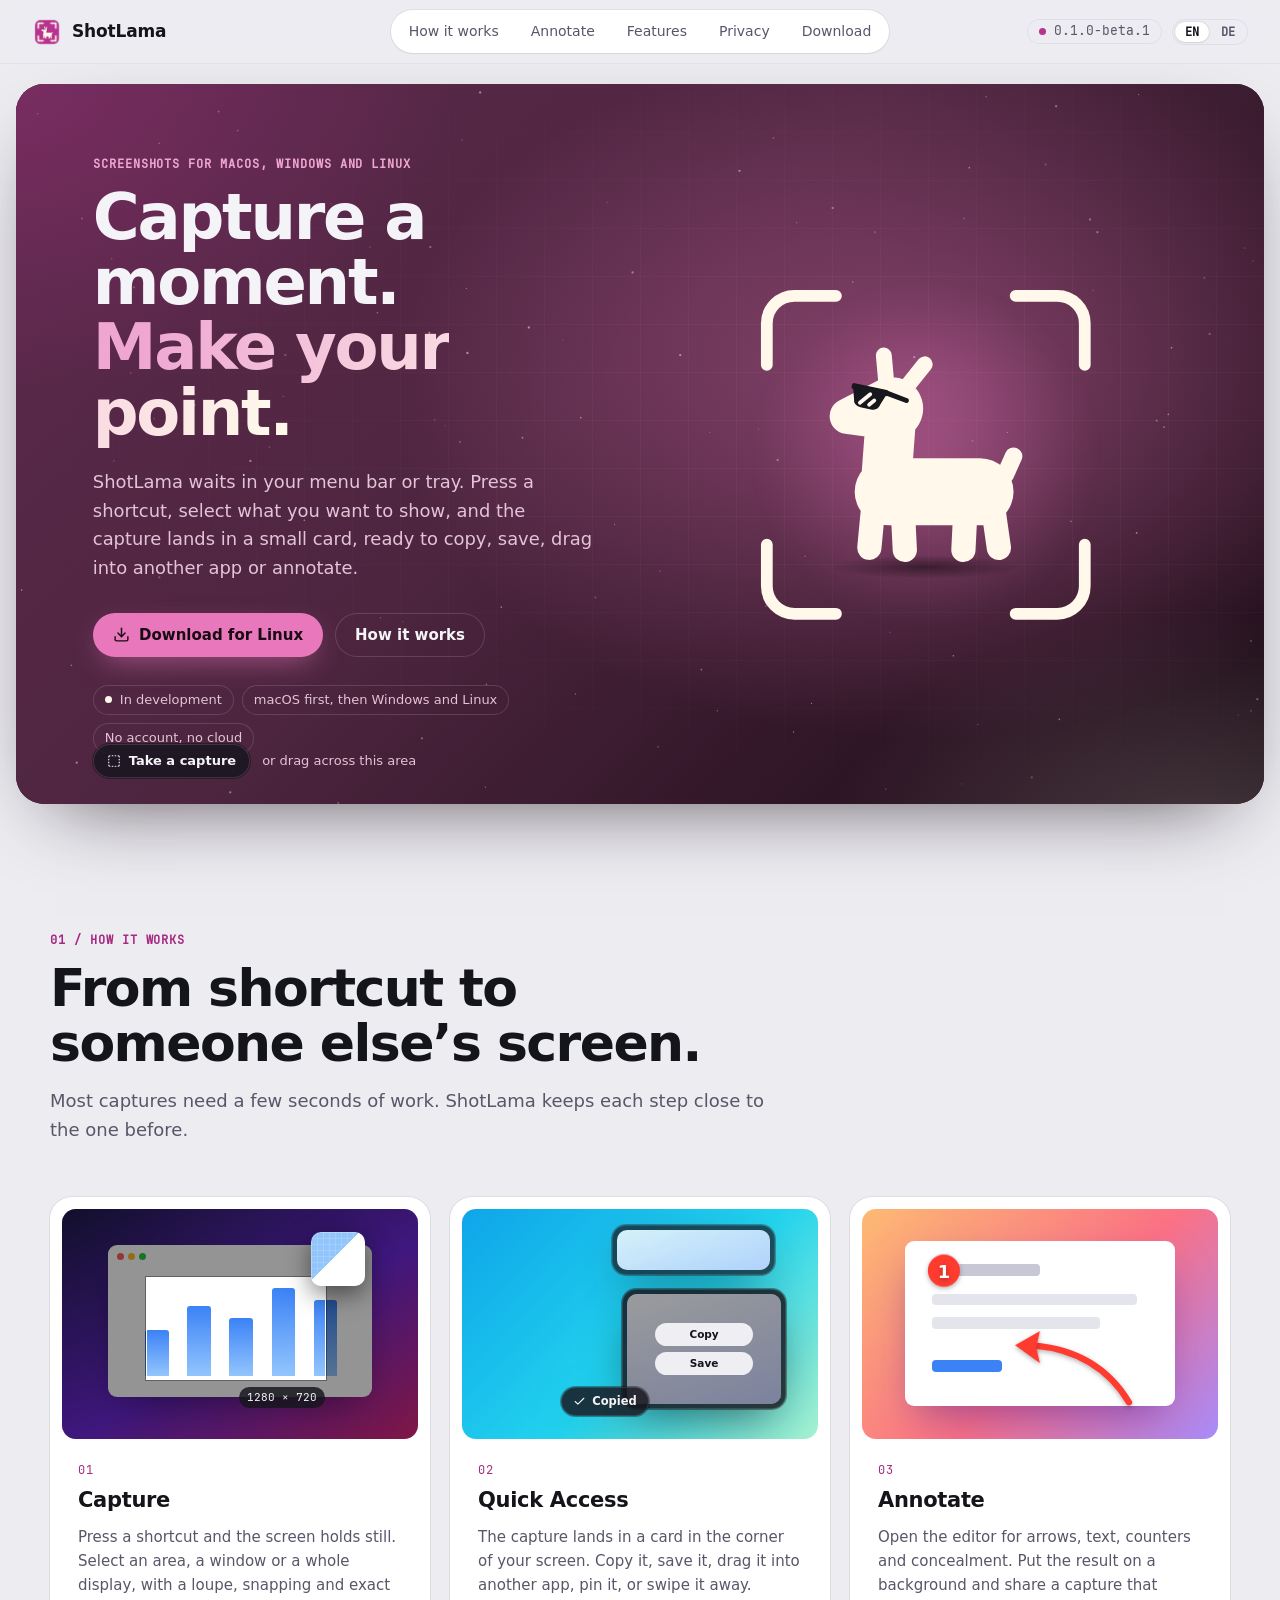
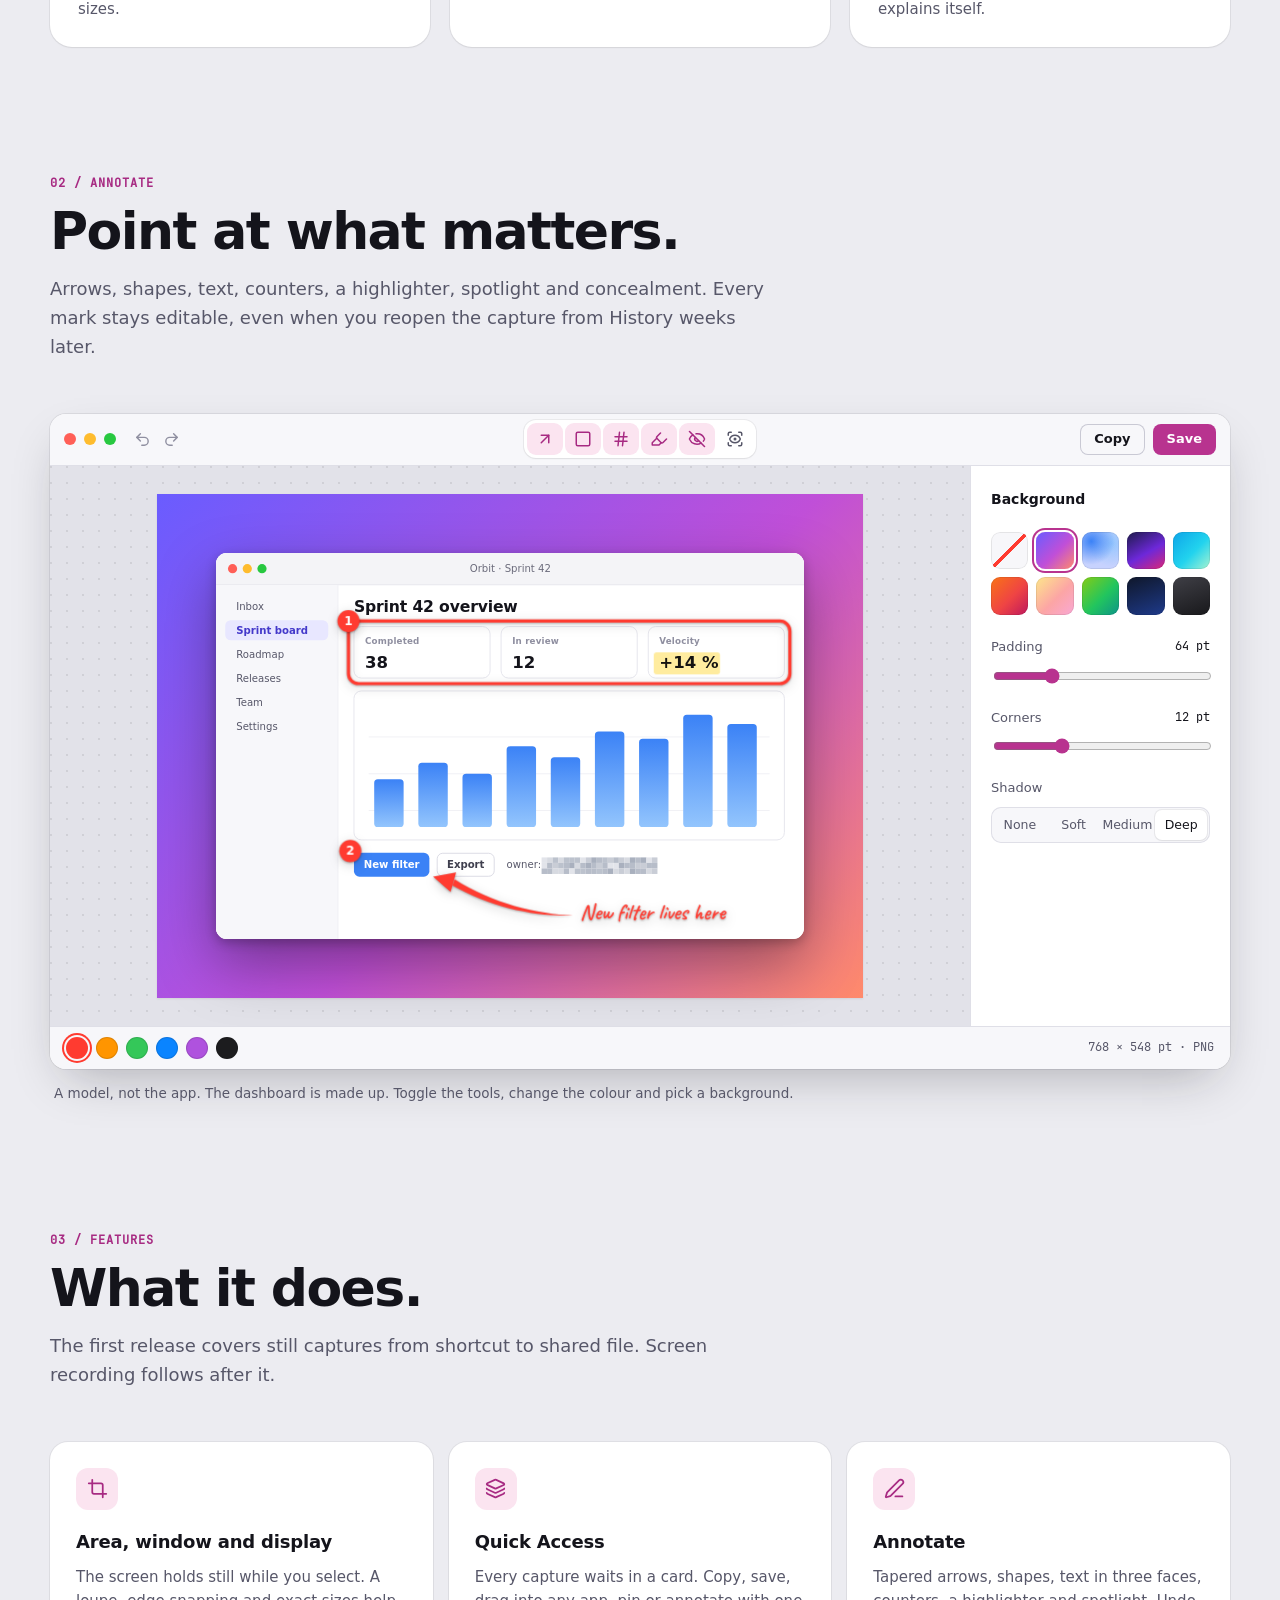
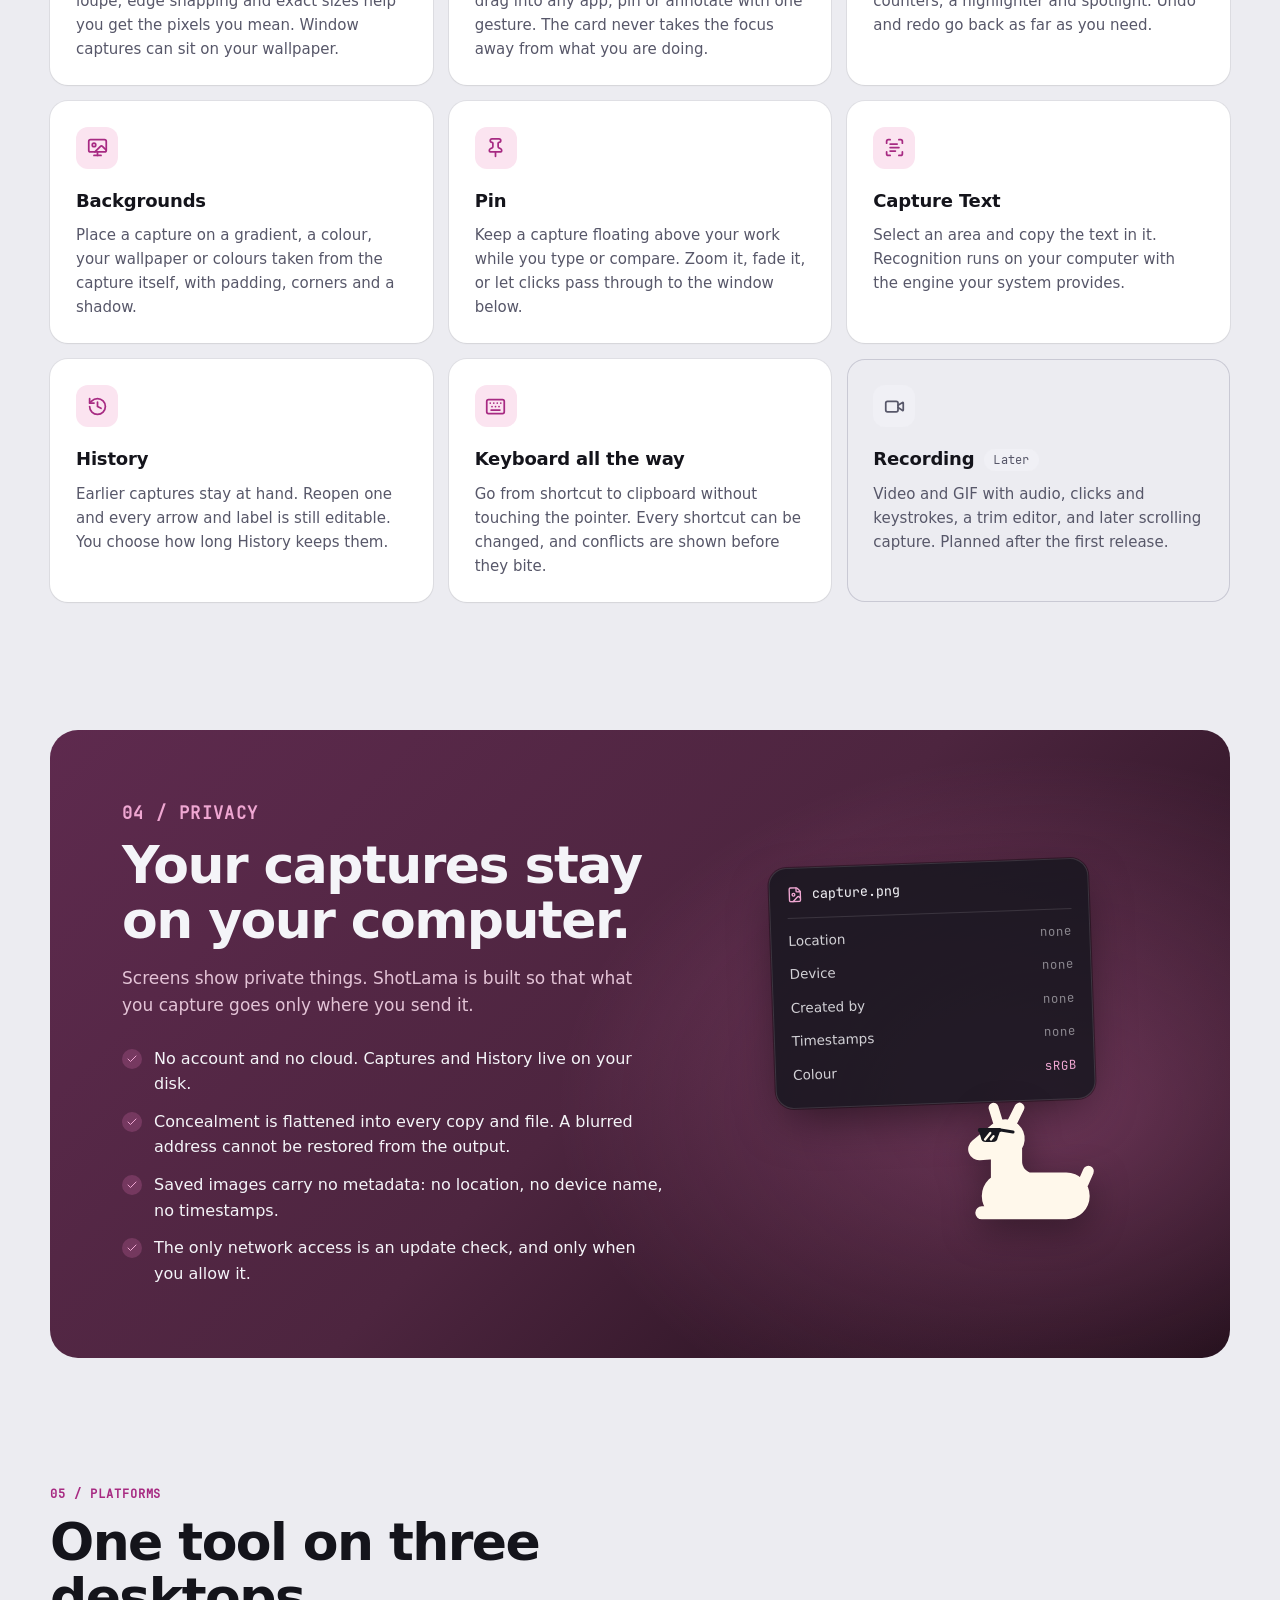
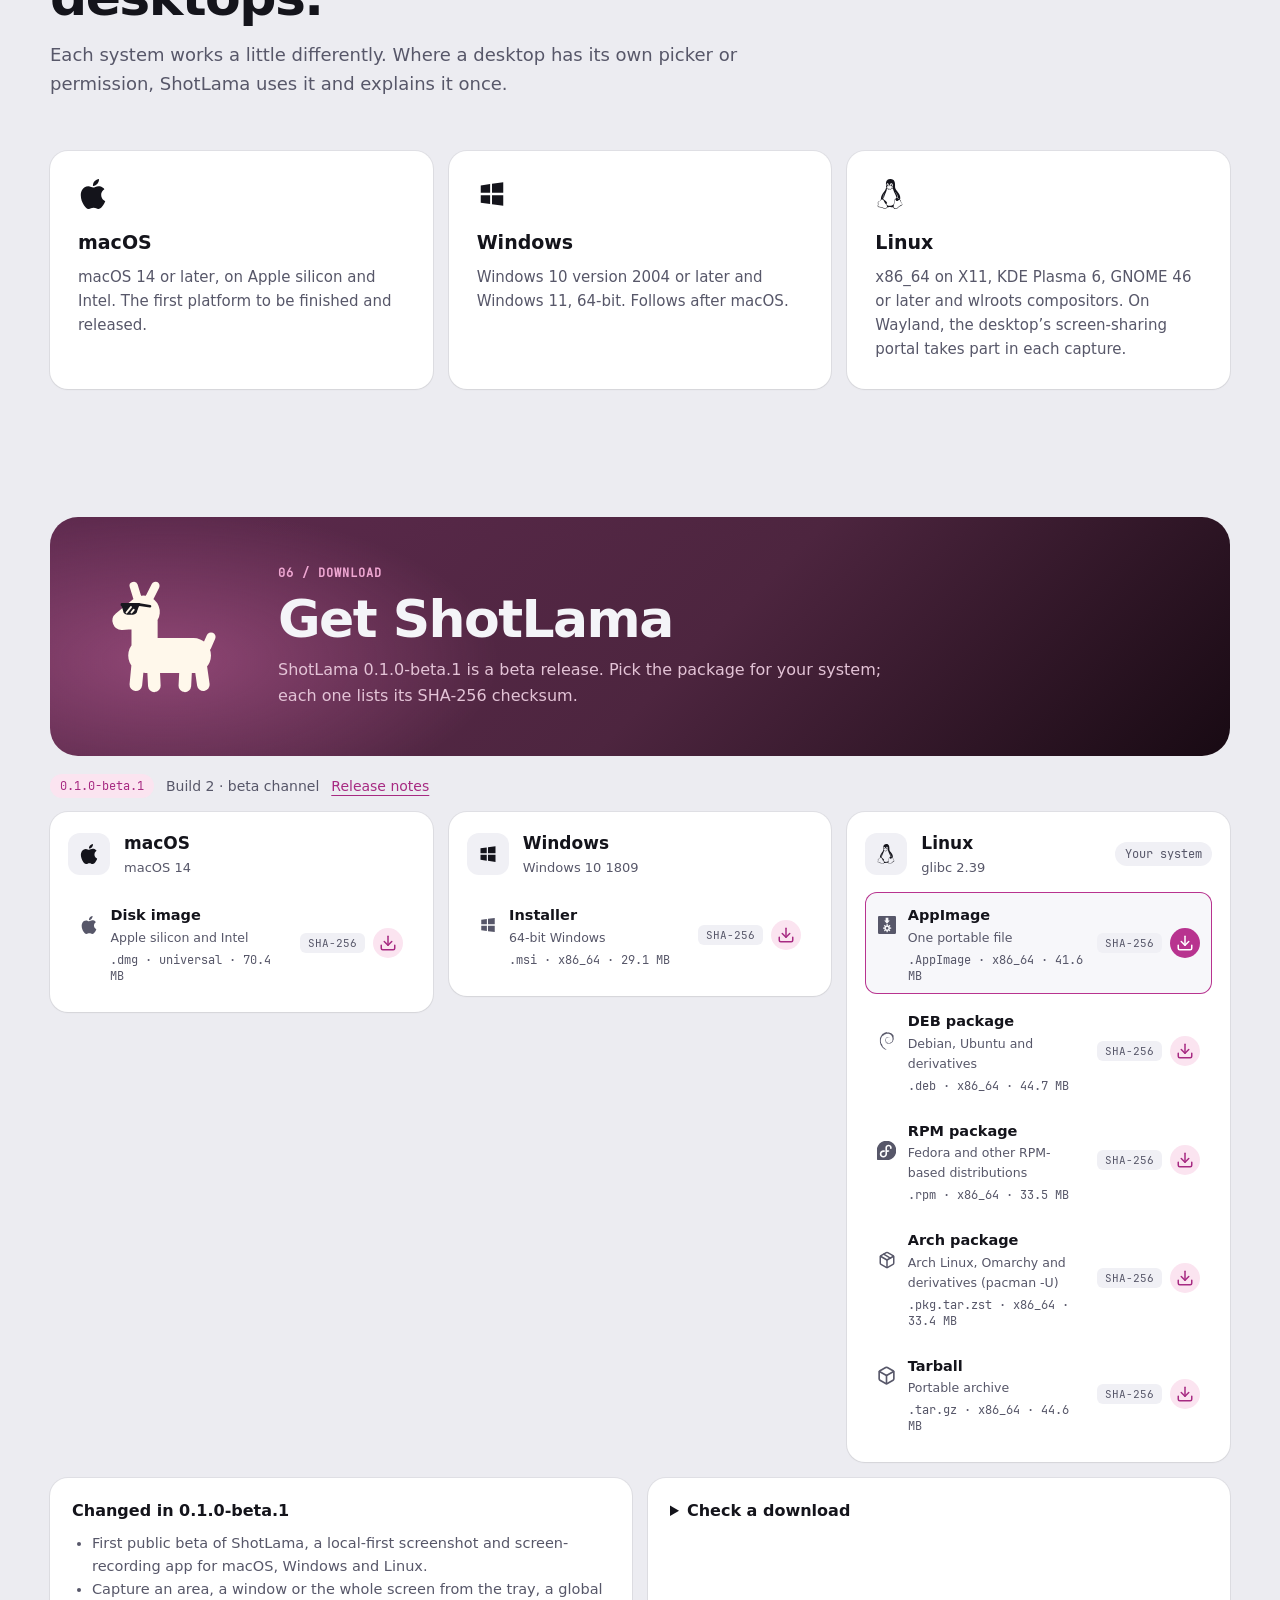
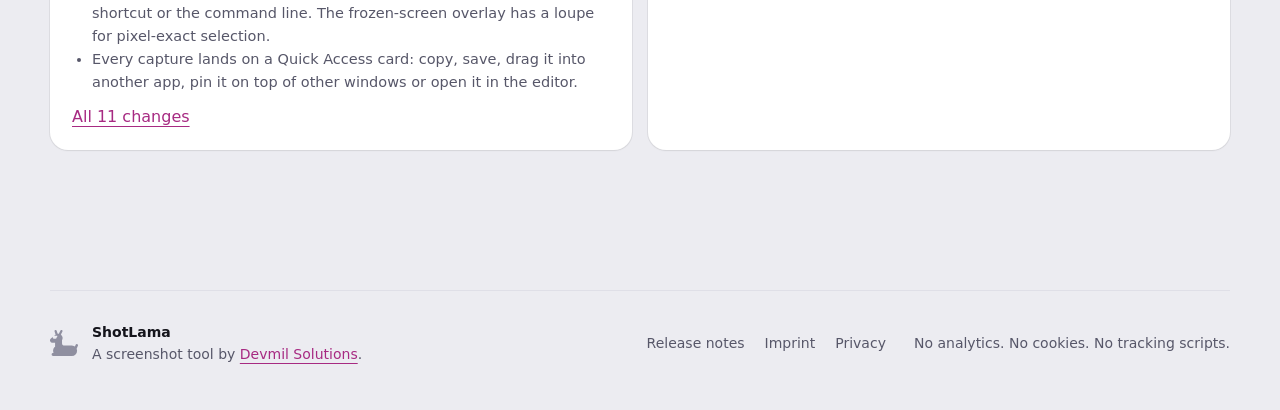
<file: webfront/index.html>
<!doctype html>
<html lang="en">
<head>
  <meta charset="utf-8">
  <meta name="viewport" content="width=device-width, initial-scale=1">
  <title data-de="ShotLama · Den Moment festhalten. Auf den Punkt bringen.">ShotLama · Capture a moment. Make your point.</title>
  <meta name="description" data-de-content="ShotLama ist ein Screenshot-Werkzeug für macOS, Windows und Linux. Nimm einen Bereich, ein Fenster oder einen Bildschirm auf – über eine kleine Karte lässt sich die Aufnahme dann kopieren, speichern, anheften oder bearbeiten." content="ShotLama is a screenshot tool for macOS, Windows and Linux. Capture an area, a window or a display, then copy, save, pin or annotate it from a small card.">
  <link rel="canonical" href="https://devmil.de/shotlama/">
  <meta name="theme-color" content="#ECECF1" media="(prefers-color-scheme: light)">
  <meta name="theme-color" content="#0F0F14" media="(prefers-color-scheme: dark)">
  <meta property="og:type" content="website">
  <meta property="og:url" content="https://devmil.de/shotlama/">
  <meta property="og:title" content="ShotLama · Capture a moment. Make your point.">
  <meta property="og:description" content="A screenshot tool for macOS, Windows and Linux. Capture, annotate and share, with everything kept on your computer.">
  <meta property="og:image" content="https://devmil.de/shotlama/assets/feature-graphic.png">
  <meta property="og:image:width" content="1024">
  <meta property="og:image:height" content="500">
  <meta name="twitter:card" content="summary_large_image">
  <meta name="twitter:image" content="https://devmil.de/shotlama/assets/feature-graphic.png">
  <link rel="icon" href="assets/brand/icon-32.png" sizes="32x32">
  <link rel="apple-touch-icon" href="assets/brand/icon-256.png">
  <link rel="stylesheet" href="style.css">
  <link rel="stylesheet" href="assets/lama/lama-antics.css">
  <script type="application/ld+json">{"@context":"https://schema.org","@type":"SoftwareApplication","name":"ShotLama","url":"https://devmil.de/shotlama/","applicationCategory":"MultimediaApplication","operatingSystem":"macOS, Windows, Linux","description":"A screenshot tool for macOS, Windows and Linux.","author":{"@type":"Organization","name":"Devmil Solutions"}}</script>
  <script>document.documentElement.classList.add("js")</script>
  <script src="language.js" defer></script>
  <script src="releases.js" defer></script>
  <script src="assets/lama/lama-antics.js" defer></script>
  <script src="site.js" defer></script>
</head>
<body>
  <a class="skip-link" href="#main" data-de="Zum Inhalt springen">Skip to content</a>
  <header class="site-header">
    <a href="index.html" class="brand" aria-label="ShotLama home" data-de-aria-label="ShotLama-Startseite"><img src="assets/brand/icon-64.png" width="30" height="30" alt="">ShotLama</a>
    <nav class="nav" aria-label="Primary" data-de-aria-label="Hauptnavigation">
      <a href="#flow" data-de="Ablauf">How it works</a>
      <a href="#annotate" data-de="Bearbeiten">Annotate</a>
      <a href="#features" data-de="Funktionen">Features</a>
      <a href="#privacy" data-de="Datenschutz">Privacy</a>
      <a href="#download" data-de="Download">Download</a>
    </nav>
    <div class="header-end">
      <a id="header-release" class="header-release" href="#download"><span class="pulse" aria-hidden="true"></span><span data-de="In Entwicklung">In development</span></a>
      <div class="lang-switch" role="group" aria-label="Language" data-de-aria-label="Sprache">
        <button type="button" data-language="en" lang="en" aria-pressed="true">EN</button>
        <button type="button" data-language="de" lang="de" aria-pressed="false">DE</button>
      </div>
    </div>
  </header>

  <main id="main">
    <!-- The hero is a small screen. The Lama stands in the crop corners of
         the app icon. site.js runs the capture flow on it: the screen dims,
         a selection is drawn, the shutter flashes and the capture lands in a
         Quick Access card. Visitors can drag their own selection. -->
    <section class="hero" aria-labelledby="hero-title">
      <div id="stage" class="stage">
        <div id="stage-content" class="stage-content">
          <div class="sky" aria-hidden="true">
            <svg class="stars" viewBox="0 0 1200 680" preserveAspectRatio="xMidYMid slice" focusable="false"><g fill="#FDF1F8"><circle cx="1069" cy="424" r="0.8" opacity="0.49"/><circle cx="593" cy="178" r="1.1" opacity="0.40"/><circle cx="569" cy="112" r="0.6" opacity="0.24"/><circle cx="859" cy="258" r="1.1" opacity="0.43"/><circle cx="822" cy="140" r="1.1" opacity="0.17"/><circle cx="402" cy="154" r="1.1" opacity="0.34"/><circle cx="430" cy="338" r="1.1" opacity="0.19"/><circle cx="141" cy="316" r="0.8" opacity="0.18"/><circle cx="970" cy="655" r="1.1" opacity="0.20"/><circle cx="836" cy="518" r="0.8" opacity="0.16"/><circle cx="762" cy="585" r="0.6" opacity="0.46"/><circle cx="726" cy="51" r="0.8" opacity="0.28"/><circle cx="10" cy="415" r="0.6" opacity="0.19"/><circle cx="437" cy="254" r="1.1" opacity="0.49"/><circle cx="119" cy="273" r="0.6" opacity="0.43"/><circle cx="394" cy="618" r="1.1" opacity="0.34"/><circle cx="265" cy="256" r="1.1" opacity="0.26"/><circle cx="712" cy="326" r="0.6" opacity="0.27"/><circle cx="1177" cy="592" r="0.8" opacity="0.27"/><circle cx="103" cy="356" r="0.6" opacity="0.31"/><circle cx="558" cy="485" r="1.1" opacity="0.17"/><circle cx="406" cy="317" r="0.8" opacity="0.18"/><circle cx="993" cy="21" r="1.1" opacity="0.35"/><circle cx="283" cy="412" r="0.8" opacity="0.41"/><circle cx="801" cy="187" r="0.6" opacity="0.50"/><circle cx="308" cy="113" r="0.6" opacity="0.17"/><circle cx="1099" cy="312" r="0.8" opacity="0.43"/><circle cx="101" cy="165" r="0.8" opacity="0.18"/><circle cx="638" cy="256" r="1.1" opacity="0.50"/><circle cx="983" cy="76" r="1.1" opacity="0.18"/><circle cx="495" cy="230" r="1.1" opacity="0.49"/><circle cx="1179" cy="167" r="0.8" opacity="0.17"/><circle cx="996" cy="600" r="0.8" opacity="0.44"/><circle cx="455" cy="567" r="0.8" opacity="0.33"/><circle cx="911" cy="79" r="0.8" opacity="0.41"/><circle cx="469" cy="494" r="0.8" opacity="0.44"/><circle cx="745" cy="612" r="0.6" opacity="0.49"/><circle cx="1183" cy="581" r="1.1" opacity="0.30"/><circle cx="673" cy="592" r="0.6" opacity="0.48"/><circle cx="1138" cy="236" r="1.1" opacity="0.26"/><circle cx="352" cy="216" r="0.8" opacity="0.30"/><circle cx="919" cy="605" r="0.6" opacity="0.33"/><circle cx="1071" cy="10" r="0.6" opacity="0.48"/><circle cx="1133" cy="183" r="0.8" opacity="0.31"/><circle cx="1032" cy="140" r="1.1" opacity="0.34"/><circle cx="927" cy="12" r="0.8" opacity="0.24"/><circle cx="16" cy="478" r="0.8" opacity="0.41"/><circle cx="432" cy="53" r="0.8" opacity="0.18"/><circle cx="31" cy="28" r="0.6" opacity="0.32"/><circle cx="617" cy="626" r="0.6" opacity="0.50"/><circle cx="202" cy="26" r="0.8" opacity="0.34"/><circle cx="454" cy="664" r="0.6" opacity="0.45"/><circle cx="251" cy="438" r="0.6" opacity="0.41"/><circle cx="122" cy="192" r="1.1" opacity="0.24"/><circle cx="730" cy="355" r="1.1" opacity="0.35"/><circle cx="853" cy="415" r="0.6" opacity="0.33"/><circle cx="694" cy="82" r="1.1" opacity="0.44"/><circle cx="68" cy="641" r="1.1" opacity="0.45"/><circle cx="666" cy="329" r="0.6" opacity="0.27"/><circle cx="1102" cy="249" r="0.8" opacity="0.44"/><circle cx="906" cy="127" r="0.8" opacity="0.24"/><circle cx="861" cy="317" r="1.1" opacity="0.22"/><circle cx="748" cy="131" r="0.6" opacity="0.33"/><circle cx="1171" cy="155" r="0.8" opacity="0.18"/><circle cx="896" cy="540" r="0.8" opacity="0.42"/><circle cx="315" cy="679" r="1.1" opacity="0.20"/><circle cx="1095" cy="324" r="0.8" opacity="0.43"/><circle cx="576" cy="416" r="0.6" opacity="0.37"/><circle cx="345" cy="154" r="0.6" opacity="0.30"/><circle cx="658" cy="553" r="0.8" opacity="0.41"/><circle cx="263" cy="295" r="0.6" opacity="0.32"/><circle cx="1028" cy="195" r="0.8" opacity="0.15"/><circle cx="250" cy="343" r="0.8" opacity="0.18"/><circle cx="177" cy="527" r="0.8" opacity="0.24"/><circle cx="144" cy="303" r="0.6" opacity="0.25"/><circle cx="947" cy="329" r="0.6" opacity="0.49"/><circle cx="544" cy="315" r="0.8" opacity="0.45"/><circle cx="1177" cy="526" r="1.1" opacity="0.20"/><circle cx="213" cy="669" r="1.1" opacity="0.42"/><circle cx="527" cy="242" r="0.6" opacity="0.22"/><circle cx="756" cy="446" r="0.8" opacity="0.24"/><circle cx="161" cy="315" r="0.8" opacity="0.49"/><circle cx="416" cy="323" r="0.6" opacity="0.16"/><circle cx="1165" cy="596" r="0.6" opacity="0.27"/><circle cx="1007" cy="413" r="0.8" opacity="0.36"/><circle cx="619" cy="460" r="0.6" opacity="0.41"/><circle cx="436" cy="193" r="0.6" opacity="0.45"/><circle cx="401" cy="235" r="1.1" opacity="0.44"/><circle cx="146" cy="466" r="1.1" opacity="0.22"/><circle cx="1025" cy="128" r="1.1" opacity="0.32"/><circle cx="904" cy="661" r="0.6" opacity="0.20"/><circle cx="892" cy="403" r="0.6" opacity="0.39"/><circle cx="775" cy="497" r="0.8" opacity="0.45"/><circle cx="489" cy="334" r="0.8" opacity="0.48"/><circle cx="355" cy="504" r="0.6" opacity="0.32"/><circle cx="832" cy="666" r="0.8" opacity="0.18"/><circle cx="376" cy="508" r="0.6" opacity="0.24"/><circle cx="264" cy="203" r="0.6" opacity="0.24"/><circle cx="73" cy="127" r="0.8" opacity="0.30"/><circle cx="179" cy="303" r="1.1" opacity="0.38"/><circle cx="1088" cy="318" r="1.1" opacity="0.28"/><circle cx="539" cy="576" r="0.6" opacity="0.42"/><circle cx="63" cy="549" r="0.8" opacity="0.34"/><circle cx="146" cy="56" r="0.8" opacity="0.25"/><circle cx="719" cy="493" r="0.6" opacity="0.42"/><circle cx="220" cy="44" r="0.8" opacity="0.28"/><circle cx="914" cy="337" r="0.8" opacity="0.28"/><circle cx="449" cy="8" r="1.1" opacity="0.43"/><circle cx="232" cy="356" r="1.1" opacity="0.43"/><circle cx="782" cy="117" r="1.1" opacity="0.35"/></g></svg>
          </div>
          <div class="hero-copy">
            <p class="eyebrow" data-de="Screenshots für macOS, Windows und Linux">Screenshots for macOS, Windows and Linux</p>
            <h1 id="hero-title"><span data-de="Den Moment festhalten.">Capture a moment.</span><br><span class="accent" data-de="Auf den Punkt bringen.">Make your point.</span></h1>
            <p class="intro" data-de="ShotLama wartet in der Menüleiste oder im Infobereich. Drück ein Tastenkürzel, wähl aus, was du zeigen möchtest, und die Aufnahme landet in einer kleinen Karte – bereit zum Kopieren, Speichern, Ziehen in eine andere App oder Bearbeiten.">ShotLama waits in your menu bar or tray. Press a shortcut, select what you want to show, and the capture lands in a small card, ready to copy, save, drag into another app or annotate.</p>
            <div class="actions">
              <a id="hero-download" class="button primary" href="#download"><span class="icon" style="--icon:url(assets/icons/download.svg)"></span><span data-de="ShotLama herunterladen">Get ShotLama</span></a>
              <a class="button ghost" href="#flow" data-de="So funktioniert es">How it works</a>
            </div>
            <ul class="hero-facts" aria-label="Status">
              <li><span class="dot" aria-hidden="true"></span><span data-de="In Entwicklung">In development</span></li>
              <li data-de="Zuerst macOS, dann Windows und Linux">macOS first, then Windows and Linux</li>
              <li data-de="Kein Konto, keine Cloud">No account, no cloud</li>
            </ul>
          </div>
          <div class="hero-scene" aria-hidden="true">
            <div class="glow"></div>
            <div class="crop-frame">
              <svg class="corners" viewBox="0 0 100 100" focusable="false"><path class="corner tl" d="M4 24V12a8 8 0 0 1 8-8h12"/><path class="corner tr" d="M76 4h12a8 8 0 0 1 8 8v12"/><path class="corner bl" d="M4 76v12a8 8 0 0 0 8 8h12"/><path class="corner br" d="M76 96h12a8 8 0 0 0 8-8V76"/></svg>
              <div id="hero-lama" class="hero-lama is-hello">
                <img class="pose proud" src="assets/lama/lama-proud.svg" width="240" height="240" alt="" draggable="false">
                <img class="pose hello" src="assets/lama/lama-standing-nod.svg" width="240" height="240" alt="" draggable="false">
              </div>
            </div>
          </div>
        </div>

        <div id="capture-layer" class="capture-layer" aria-hidden="true">
          <div class="dim"></div>
          <div class="selection"><i class="h n"></i><i class="h ne"></i><i class="h e"></i><i class="h se"></i><i class="h s"></i><i class="h sw"></i><i class="h w"></i><i class="h nw"></i><span class="dimensions mono"></span></div>
          <div class="crosshair"></div>
          <div class="loupe"><div class="lens"></div><span class="coords mono"></span></div>
          <div class="capture-bar">
            <span class="seg primary"><span class="icon" style="--icon:url(assets/icons/camera.svg)"></span>Screenshot<kbd>⏎</kbd></span>
            <span class="seg"><span class="icon" style="--icon:url(assets/icons/scan-text.svg)"></span>Text</span>
            <span class="rule"></span>
            <span class="seg"><span class="icon" style="--icon:url(assets/icons/timer.svg)"></span></span>
            <span class="seg"><span class="icon" style="--icon:url(assets/icons/pen-line.svg)"></span></span>
            <span class="seg"><span class="icon" style="--icon:url(assets/icons/pin.svg)"></span></span>
            <span class="rule"></span>
            <span class="seg"><span class="icon" style="--icon:url(assets/icons/x.svg)"></span></span>
          </div>
          <div class="flash"></div>
        </div>

        <div id="qa-stack" class="qa-stack" role="region" aria-label="Quick Access cards (a model of the app)" data-de-aria-label="Schnellzugriffskarten (ein Modell der App)"></div>

        <div class="stage-hint">
          <button id="capture-demo" type="button" class="button veil small"><span class="icon" style="--icon:url(assets/icons/square-dashed.svg)"></span><span data-de="Aufnahme machen">Take a capture</span></button>
          <span class="hint-pointer" data-de="oder über diese Fläche ziehen">or drag across this area</span>
        </div>
        <p id="stage-status" class="visually-hidden" role="status" aria-live="polite"></p>
      </div>
      <template id="qa-card-template">
        <article class="qa-card" tabindex="0">
          <div class="qa-frame">
            <div class="qa-thumb"></div>
            <div class="qa-scrim" aria-hidden="true"></div>
            <div class="qa-actions">
              <button type="button" class="qa-pill" data-action="copy" data-de="Kopieren">Copy</button>
              <button type="button" class="qa-pill" data-action="save" data-de="Speichern">Save</button>
            </div>
            <button type="button" class="qa-corner tl" data-action="close" aria-label="Close" data-de-aria-label="Schließen"><span class="icon" style="--icon:url(assets/icons/x.svg)"></span></button>
            <button type="button" class="qa-corner tr" data-action="pin" aria-label="Pin to the screen" data-de-aria-label="Auf dem Bildschirm anheften"><span class="icon" style="--icon:url(assets/icons/pin.svg)"></span></button>
            <a class="qa-corner bl" data-action="annotate" href="#annotate" aria-label="Annotate" data-de-aria-label="Bearbeiten"><span class="icon" style="--icon:url(assets/icons/pen-line.svg)"></span></a>
          </div>
          <p class="qa-meta mono"></p>
        </article>
      </template>
    </section>

    <section id="flow" class="section wrap" aria-labelledby="flow-title">
      <div class="section-heading reveal">
        <p class="eyebrow" data-de="01 / Ablauf">01 / How it works</p>
        <h2 id="flow-title" data-de="Vom Tastenkürzel bis auf den Bildschirm deines Gegenübers.">From shortcut to someone else’s screen.</h2>
        <p data-de="Die meisten Aufnahmen kosten ein paar Sekunden Arbeit. ShotLama sorgt dafür, dass jeder Schritt direkt an den vorigen anschließt.">Most captures need a few seconds of work. ShotLama keeps each step close to the one before.</p>
      </div>
      <ol class="flow">
        <li class="step reveal">
          <div class="art art-capture" aria-hidden="true">
            <div class="mini-window"><i></i><i></i><i></i><b></b><b></b><b></b><b></b><b></b></div>
            <div class="mini-sel"><span class="mono">1280 × 720</span></div>
            <div class="mini-loupe"></div>
          </div>
          <p class="step-number mono">01</p>
          <h3 data-de="Aufnehmen">Capture</h3>
          <p data-de="Drück ein Tastenkürzel, und der Bildschirm wird eingefroren. Wähl einen Bereich, ein Fenster oder einen ganzen Bildschirm aus – mit Lupe, Einrasten und exakten Maßen.">Press a shortcut and the screen holds still. Select an area, a window or a whole display, with a loupe, snapping and exact sizes.</p>
        </li>
        <li class="step reveal" style="--i:1">
          <div class="art art-card" aria-hidden="true">
            <div class="mini-card back"></div>
            <div class="mini-card"><span class="pill" data-de="Kopieren">Copy</span><span class="pill" data-de="Speichern">Save</span></div>
            <div class="mini-toast"><span class="icon" style="--icon:url(assets/icons/check.svg)"></span><span data-de="Kopiert">Copied</span></div>
          </div>
          <p class="step-number mono">02</p>
          <h3 data-de="Schnellzugriff">Quick Access</h3>
          <p data-de="Die Aufnahme landet als Karte in der Ecke deines Bildschirms. Dort kannst du sie kopieren, speichern, in eine andere App ziehen, anheften oder wegwischen.">The capture lands in a card in the corner of your screen. Copy it, save it, drag it into another app, pin it, or swipe it away.</p>
        </li>
        <li class="step reveal" style="--i:2">
          <div class="art art-annotate" aria-hidden="true">
            <div class="mini-doc"><b></b><b></b><b></b><b></b></div>
            <svg viewBox="0 0 200 120" focusable="false"><path class="mini-arrow" d="M150 104C138 84 120 74 96 72"/><path class="mini-head" d="m86 72 14-8-2 9 2 9Z"/><circle class="mini-count" cx="46" cy="30" r="9"/><text x="46" y="34" text-anchor="middle">1</text></svg>
          </div>
          <p class="step-number mono">03</p>
          <h3 data-de="Bearbeiten">Annotate</h3>
          <p data-de="Öffne den Editor für Pfeile, Text, Nummerierungen und verdeckte Bereiche. Leg das Ergebnis auf einen Hintergrund und teile eine Aufnahme, die sich von selbst erklärt.">Open the editor for arrows, text, counters and concealment. Put the result on a background and share a capture that explains itself.</p>
        </li>
      </ol>
    </section>

    <section id="annotate" class="section wrap" aria-labelledby="annotate-title">
      <div class="section-heading reveal">
        <p class="eyebrow" data-de="02 / Bearbeiten">02 / Annotate</p>
        <h2 id="annotate-title" data-de="Zeigen, worauf es ankommt.">Point at what matters.</h2>
        <p data-de="Pfeile, Formen, Text, Nummerierungen, Textmarker, Spotlight und verdeckte Bereiche. Jede Anmerkung bleibt bearbeitbar – auch wenn du die Aufnahme Wochen später aus dem Verlauf wieder öffnest.">Arrows, shapes, text, counters, a highlighter, spotlight and concealment. Every mark stays editable, even when you reopen the capture from History weeks later.</p>
      </div>

      <div id="editor" class="editor reveal">
        <div class="editor-bar">
          <span class="lights" aria-hidden="true"><i></i><i></i><i></i><span class="icon" style="--icon:url(assets/icons/undo-2.svg)"></span><span class="icon" style="--icon:url(assets/icons/redo-2.svg)"></span></span>
          <div class="dock" role="group" aria-label="Annotation layers" data-de-aria-label="Anmerkungsebenen">
            <button type="button" data-layer="arrow" aria-pressed="true" title="Arrow and text" data-de-title="Pfeil und Text"><span class="icon" style="--icon:url(assets/icons/arrow-up-right.svg)"></span><span class="visually-hidden" data-de="Pfeil und Text">Arrow and text</span></button>
            <button type="button" data-layer="shape" aria-pressed="true" title="Rectangle" data-de-title="Rechteck"><span class="icon" style="--icon:url(assets/icons/square.svg)"></span><span class="visually-hidden" data-de="Rechteck">Rectangle</span></button>
            <button type="button" data-layer="counter" aria-pressed="true" title="Counters" data-de-title="Nummerierung"><span class="icon" style="--icon:url(assets/icons/hash.svg)"></span><span class="visually-hidden" data-de="Nummerierung">Counters</span></button>
            <button type="button" data-layer="highlight" aria-pressed="true" title="Highlighter" data-de-title="Textmarker"><span class="icon" style="--icon:url(assets/icons/highlighter.svg)"></span><span class="visually-hidden" data-de="Textmarker">Highlighter</span></button>
            <button type="button" data-layer="conceal" aria-pressed="true" title="Conceal" data-de-title="Verbergen"><span class="icon" style="--icon:url(assets/icons/eye-off.svg)"></span><span class="visually-hidden" data-de="Verbergen">Conceal</span></button>
            <button type="button" data-layer="spotlight" aria-pressed="false" title="Spotlight"><span class="icon" style="--icon:url(assets/icons/scan-eye.svg)"></span><span class="visually-hidden">Spotlight</span></button>
          </div>
          <span class="editor-actions" aria-hidden="true"><span class="fake-button" data-de="Kopieren">Copy</span><span class="fake-button primary" data-de="Speichern">Save</span></span>
        </div>
        <div class="editor-body">
          <div id="canvas" class="canvas">
            <div id="backdrop" class="backdrop" data-bg="veil">
              <div id="capture" class="capture">
                <svg class="doc" viewBox="0 0 640 420" role="img" aria-labelledby="doc-title" focusable="false">
                  <title id="doc-title" data-de="Ein erfundenes Projekt-Dashboard namens Orbit, versehen mit einem Pfeil, einem Rechteck, zwei Nummern und einer Hervorhebung. Die Adresse des Besitzers ist verdeckt.">A made-up project dashboard called Orbit, annotated with an arrow, a rectangle, two counters and a highlight. The owner’s address is concealed.</title>
                  <defs>
                    <linearGradient id="bar" x1="0" y1="0" x2="0" y2="1"><stop offset="0" stop-color="#3B82F6"/><stop offset="1" stop-color="#93C5FD"/></linearGradient>
                  </defs>
                  <rect width="640" height="420" fill="#FFFFFF"/>
                  <rect width="640" height="34" fill="#F4F4F7"/>
                  <path d="M0 34.5H640" stroke="#E4E4EC"/>
                  <circle cx="18" cy="17" r="5" fill="#FF5F57"/><circle cx="34" cy="17" r="5" fill="#FEBC2E"/><circle cx="50" cy="17" r="5" fill="#28C840"/>
                  <text x="320" y="21" text-anchor="middle" class="t-faint">Orbit · Sprint 42</text>
                  <rect x="0" y="35" width="132" height="385" fill="#F7F7FA"/>
                  <path d="M132.5 35V420" stroke="#ECECF2"/>
                  <rect x="10" y="73" width="112" height="22" rx="6" fill="#E8E7FF"/>
                  <text x="22" y="62" class="t-muted">Inbox</text>
                  <text x="22" y="88" class="t-strong" fill="#4338CA">Sprint board</text>
                  <text x="22" y="114" class="t-muted">Roadmap</text>
                  <text x="22" y="140" class="t-muted">Releases</text>
                  <text x="22" y="166" class="t-muted">Team</text>
                  <text x="22" y="192" class="t-muted">Settings</text>
                  <text x="150" y="64" class="t-title">Sprint 42 overview</text>
                  <g class="stats">
                    <rect x="150" y="80" width="148" height="56" rx="8"/><rect x="310" y="80" width="148" height="56" rx="8"/><rect x="470" y="80" width="148" height="56" rx="8"/>
                  </g>
                  <text x="162" y="99" class="t-label">Completed</text><text x="162" y="125" class="t-value">38</text>
                  <text x="322" y="99" class="t-label">In review</text><text x="322" y="125" class="t-value">12</text>
                  <text x="482" y="99" class="t-label">Velocity</text><text x="482" y="125" class="t-value">+14 %</text>
                  <rect x="150" y="150" width="468" height="162" rx="8" fill="#FFFFFF" stroke="#E4E4EC"/>
                  <path d="M166 200H602M166 240H602M166 280H602" stroke="#F0F0F5"/>
                  <g fill="url(#bar)">
                    <rect x="172" y="246" width="32" height="52" rx="4"/><rect x="220" y="228" width="32" height="70" rx="4"/><rect x="268" y="240" width="32" height="58" rx="4"/>
                    <rect x="316" y="210" width="32" height="88" rx="4"/><rect x="364" y="222" width="32" height="76" rx="4"/><rect x="412" y="194" width="32" height="104" rx="4"/>
                    <rect x="460" y="202" width="32" height="96" rx="4"/><rect x="508" y="176" width="32" height="122" rx="4"/><rect x="556" y="186" width="32" height="112" rx="4"/>
                  </g>
                  <rect x="150" y="326" width="82" height="26" rx="6" fill="#3B82F6"/>
                  <text x="191" y="343" text-anchor="middle" class="t-strong" fill="#FFFFFF">New filter</text>
                  <rect x="240.5" y="326.5" width="62" height="25" rx="6" fill="#FFFFFF" stroke="#D9D9E3"/>
                  <text x="271.5" y="343" text-anchor="middle" class="t-strong" fill="#3F3F4E">Export</text>
                  <text x="316" y="343" class="t-muted">owner:</text>
                  <text x="356" y="343" class="t-muted secret">jo.example@orbit.test</text>

                  <!-- Annotation layers, in document points. -->
                  <path class="layer spotlight" data-layer="spotlight" fill-rule="evenodd" d="M0 0H640V420H0ZM156 144h456a10 10 0 0 1 10 10v154a10 10 0 0 1-10 10H156a10 10 0 0 1-10-10V154a10 10 0 0 1 10-10Z"/>
                  <g class="layer conceal" data-layer="conceal"><rect x="354" y="331" width="6" height="6" fill="#E2E4EA"/><rect x="360" y="331" width="6" height="6" fill="#D7DAE1"/><rect x="366" y="331" width="6" height="6" fill="#BCC2CD"/><rect x="372" y="331" width="6" height="6" fill="#D7DAE1"/><rect x="378" y="331" width="6" height="6" fill="#BCC2CD"/><rect x="384" y="331" width="6" height="6" fill="#BCC2CD"/><rect x="390" y="331" width="6" height="6" fill="#BCC2CD"/><rect x="396" y="331" width="6" height="6" fill="#E2E4EA"/><rect x="402" y="331" width="6" height="6" fill="#C9CDD6"/><rect x="408" y="331" width="6" height="6" fill="#A9B0BE"/><rect x="414" y="331" width="6" height="6" fill="#B7BDC9"/><rect x="420" y="331" width="6" height="6" fill="#BCC2CD"/><rect x="426" y="331" width="6" height="6" fill="#C9CDD6"/><rect x="432" y="331" width="6" height="6" fill="#B7BDC9"/><rect x="438" y="331" width="6" height="6" fill="#C9CDD6"/><rect x="444" y="331" width="6" height="6" fill="#D7DAE1"/><rect x="450" y="331" width="6" height="6" fill="#A9B0BE"/><rect x="456" y="331" width="6" height="6" fill="#B7BDC9"/><rect x="462" y="331" width="6" height="6" fill="#A9B0BE"/><rect x="468" y="331" width="6" height="6" fill="#E2E4EA"/><rect x="474" y="331" width="6" height="6" fill="#C9CDD6"/><rect x="354" y="337" width="6" height="6" fill="#E2E4EA"/><rect x="360" y="337" width="6" height="6" fill="#B7BDC9"/><rect x="366" y="337" width="6" height="6" fill="#C9CDD6"/><rect x="372" y="337" width="6" height="6" fill="#BCC2CD"/><rect x="378" y="337" width="6" height="6" fill="#B7BDC9"/><rect x="384" y="337" width="6" height="6" fill="#A9B0BE"/><rect x="390" y="337" width="6" height="6" fill="#D7DAE1"/><rect x="396" y="337" width="6" height="6" fill="#B7BDC9"/><rect x="402" y="337" width="6" height="6" fill="#A9B0BE"/><rect x="408" y="337" width="6" height="6" fill="#B7BDC9"/><rect x="414" y="337" width="6" height="6" fill="#C9CDD6"/><rect x="420" y="337" width="6" height="6" fill="#B7BDC9"/><rect x="426" y="337" width="6" height="6" fill="#E2E4EA"/><rect x="432" y="337" width="6" height="6" fill="#E2E4EA"/><rect x="438" y="337" width="6" height="6" fill="#A9B0BE"/><rect x="444" y="337" width="6" height="6" fill="#B7BDC9"/><rect x="450" y="337" width="6" height="6" fill="#B7BDC9"/><rect x="456" y="337" width="6" height="6" fill="#C9CDD6"/><rect x="462" y="337" width="6" height="6" fill="#C9CDD6"/><rect x="468" y="337" width="6" height="6" fill="#B7BDC9"/><rect x="474" y="337" width="6" height="6" fill="#B7BDC9"/><rect x="354" y="343" width="6" height="6" fill="#B7BDC9"/><rect x="360" y="343" width="6" height="6" fill="#B7BDC9"/><rect x="366" y="343" width="6" height="6" fill="#D7DAE1"/><rect x="372" y="343" width="6" height="6" fill="#D7DAE1"/><rect x="378" y="343" width="6" height="6" fill="#B7BDC9"/><rect x="384" y="343" width="6" height="6" fill="#E2E4EA"/><rect x="390" y="343" width="6" height="6" fill="#BCC2CD"/><rect x="396" y="343" width="6" height="6" fill="#BCC2CD"/><rect x="402" y="343" width="6" height="6" fill="#B7BDC9"/><rect x="408" y="343" width="6" height="6" fill="#B7BDC9"/><rect x="414" y="343" width="6" height="6" fill="#BCC2CD"/><rect x="420" y="343" width="6" height="6" fill="#B7BDC9"/><rect x="426" y="343" width="6" height="6" fill="#A9B0BE"/><rect x="432" y="343" width="6" height="6" fill="#D7DAE1"/><rect x="438" y="343" width="6" height="6" fill="#C9CDD6"/><rect x="444" y="343" width="6" height="6" fill="#D7DAE1"/><rect x="450" y="343" width="6" height="6" fill="#A9B0BE"/><rect x="456" y="343" width="6" height="6" fill="#B7BDC9"/><rect x="462" y="343" width="6" height="6" fill="#B7BDC9"/><rect x="468" y="343" width="6" height="6" fill="#D7DAE1"/><rect x="474" y="343" width="6" height="6" fill="#C9CDD6"/></g>
                  <rect class="layer highlight" data-layer="highlight" x="476" y="108" width="72" height="24" rx="3"/>
                  <rect class="layer shape ann-stroke" data-layer="shape" x="144" y="74" width="480" height="68" rx="11"/>
                  <g class="layer arrow" data-layer="arrow">
                    <path class="ann-fill" d="M388 394C350 393 300 381 259.1 354.6L256.9 361.4C300 386 350 396 388 394Z"/>
                    <path class="ann-fill" d="M236 352L261 347.4 255 368.6Z"/>
                    <text x="396" y="398" class="hand ann-text" data-de="Hier: der neue Filter">New filter lives here</text>
                  </g>
                  <g class="layer counter" data-layer="counter">
                    <g class="count"><circle class="ann-fill" cx="144" cy="74" r="12"/><text x="144" y="78.5" text-anchor="middle">1</text></g>
                    <g class="count"><circle class="ann-fill" cx="146" cy="324" r="12"/><text x="146" y="328.5" text-anchor="middle">2</text></g>
                  </g>
                </svg>
              </div>
            </div>
          </div>
          <aside class="inspector" aria-label="Background" data-de-aria-label="Hintergrund">
            <h3 data-de="Hintergrund">Background</h3>
            <div class="swatches" role="radiogroup" aria-label="Backdrop" data-de-aria-label="Hintergrundfläche">
              <button type="button" role="radio" aria-checked="false" data-bg="none" aria-label="None" data-de-aria-label="Ohne"></button>
              <button type="button" role="radio" aria-checked="true" data-bg="veil" aria-label="Veil" data-de-aria-label="Schleier"></button>
              <button type="button" role="radio" aria-checked="false" data-bg="match" aria-label="Match the capture" data-de-aria-label="Passend zur Aufnahme"></button>
              <button type="button" role="radio" aria-checked="false" data-bg="dusk" aria-label="Dusk" data-de-aria-label="Dämmerung"></button>
              <button type="button" role="radio" aria-checked="false" data-bg="lagoon" aria-label="Lagoon" data-de-aria-label="Lagune"></button>
              <button type="button" role="radio" aria-checked="false" data-bg="ember" aria-label="Ember" data-de-aria-label="Glut"></button>
              <button type="button" role="radio" aria-checked="false" data-bg="peach" aria-label="Peach" data-de-aria-label="Pfirsich"></button>
              <button type="button" role="radio" aria-checked="false" data-bg="meadow" aria-label="Meadow" data-de-aria-label="Wiese"></button>
              <button type="button" role="radio" aria-checked="false" data-bg="midnight" aria-label="Midnight" data-de-aria-label="Mitternacht"></button>
              <button type="button" role="radio" aria-checked="false" data-bg="graphite" aria-label="Graphite" data-de-aria-label="Graphit"></button>
            </div>
            <label class="slider"><span><span data-de="Abstand">Padding</span> <output id="pad-value" class="mono">64 pt</output></span><input id="pad" type="range" min="0" max="256" step="8" value="64"></label>
            <label class="slider"><span><span data-de="Ecken">Corners</span> <output id="radius-value" class="mono">12 pt</output></span><input id="radius" type="range" min="0" max="40" step="2" value="12"></label>
            <div class="field">
              <span id="shadow-label" data-de="Schatten">Shadow</span>
              <div class="segmented" role="radiogroup" aria-labelledby="shadow-label">
                <button type="button" role="radio" aria-checked="false" data-shadow="none" data-de="Ohne">None</button>
                <button type="button" role="radio" aria-checked="false" data-shadow="soft" data-de="Weich">Soft</button>
                <button type="button" role="radio" aria-checked="false" data-shadow="medium" data-de="Mittel">Medium</button>
                <button type="button" role="radio" aria-checked="true" data-shadow="deep" data-de="Tief">Deep</button>
              </div>
            </div>
          </aside>
        </div>
        <div class="editor-foot">
          <div class="palette" role="radiogroup" aria-label="Annotation colour" data-de-aria-label="Farbe der Anmerkungen">
            <button type="button" role="radio" aria-checked="true" data-color="#FF3B30" style="--c:#FF3B30" aria-label="Red" data-de-aria-label="Rot"></button>
            <button type="button" role="radio" aria-checked="false" data-color="#FF9500" style="--c:#FF9500" aria-label="Orange" data-de-aria-label="Orange"></button>
            <button type="button" role="radio" aria-checked="false" data-color="#34C759" style="--c:#34C759" aria-label="Green" data-de-aria-label="Grün"></button>
            <button type="button" role="radio" aria-checked="false" data-color="#0A84FF" style="--c:#0A84FF" aria-label="Blue" data-de-aria-label="Blau"></button>
            <button type="button" role="radio" aria-checked="false" data-color="#AF52DE" style="--c:#AF52DE" aria-label="Purple" data-de-aria-label="Violett"></button>
            <button type="button" role="radio" aria-checked="false" data-color="#1C1C1E" style="--c:#1C1C1E" aria-label="Black" data-de-aria-label="Schwarz"></button>
          </div>
          <span id="doc-size" class="mono doc-size">768 × 548 pt · PNG</span>
        </div>
      </div>
      <p class="demo-note" data-de="Ein Modell, nicht die App. Das Dashboard ist erfunden. Schalte Werkzeuge um, ändere die Farbe und wähl einen Hintergrund.">A model, not the app. The dashboard is made up. Toggle the tools, change the colour and pick a background.</p>
    </section>

    <section id="features" class="section wrap" aria-labelledby="features-title">
      <div class="section-heading reveal">
        <p class="eyebrow" data-de="03 / Funktionen">03 / Features</p>
        <h2 id="features-title" data-de="Was ShotLama kann.">What it does.</h2>
        <p data-de="Die erste Version deckt Standbilder ab – vom Tastenkürzel bis zur geteilten Datei. Bildschirmaufzeichnungen als Video folgen danach.">The first release covers still captures from shortcut to shared file. Screen recording follows after it.</p>
      </div>
      <div class="feature-grid">
        <article class="feature reveal">
          <span class="feature-icon"><span class="icon" style="--icon:url(assets/icons/crop.svg)"></span></span>
          <h3 data-de="Bereich, Fenster und Bildschirm">Area, window and display</h3>
          <p data-de="Während du auswählst, bleibt der Bildschirm eingefroren. Lupe, Einrasten an Kanten und exakte Maße helfen dir, genau die Pixel zu treffen, die du meinst. Fensteraufnahmen lassen sich auf dein Hintergrundbild legen.">The screen holds still while you select. A loupe, edge snapping and exact sizes help you get the pixels you mean. Window captures can sit on your wallpaper.</p>
        </article>
        <article class="feature reveal" style="--i:1">
          <span class="feature-icon"><span class="icon" style="--icon:url(assets/icons/layers.svg)"></span></span>
          <h3 data-de="Schnellzugriff">Quick Access</h3>
          <p data-de="Jede Aufnahme wartet als Karte auf dich. Kopieren, Speichern, Ziehen in eine beliebige App, Anheften oder Bearbeiten – jeweils mit einer einzigen Geste. Die Karte zieht den Fokus nie von deiner laufenden Arbeit ab.">Every capture waits in a card. Copy, save, drag into any app, pin or annotate with one gesture. The card never takes the focus away from what you are doing.</p>
        </article>
        <article class="feature reveal" style="--i:2">
          <span class="feature-icon"><span class="icon" style="--icon:url(assets/icons/pen-line.svg)"></span></span>
          <h3 data-de="Bearbeiten">Annotate</h3>
          <p data-de="Spitz zulaufende Pfeile, Formen, Text in drei Schriftarten, Nummerierungen, Textmarker und Spotlight. Rückgängig und Wiederholen reichen so weit zurück, wie du es brauchst.">Tapered arrows, shapes, text in three faces, counters, a highlighter and spotlight. Undo and redo go back as far as you need.</p>
        </article>
        <article class="feature reveal">
          <span class="feature-icon"><span class="icon" style="--icon:url(assets/icons/wallpaper.svg)"></span></span>
          <h3 data-de="Hintergründe">Backgrounds</h3>
          <p data-de="Leg eine Aufnahme auf einen Farbverlauf, eine Farbe, dein Hintergrundbild oder auf Farben aus der Aufnahme selbst – mit Abstand, runden Ecken und Schatten.">Place a capture on a gradient, a colour, your wallpaper or colours taken from the capture itself, with padding, corners and a shadow.</p>
        </article>
        <article class="feature reveal" style="--i:1">
          <span class="feature-icon"><span class="icon" style="--icon:url(assets/icons/pin.svg)"></span></span>
          <h3 data-de="Anheften">Pin</h3>
          <p data-de="Lass eine Aufnahme über deiner Arbeit schweben, während du tippst oder vergleichst. Zoom hinein, mach sie durchscheinend oder lass Klicks zum Fenster darunter durch.">Keep a capture floating above your work while you type or compare. Zoom it, fade it, or let clicks pass through to the window below.</p>
        </article>
        <article class="feature reveal" style="--i:2">
          <span class="feature-icon"><span class="icon" style="--icon:url(assets/icons/scan-text.svg)"></span></span>
          <h3 data-de="Text erfassen">Capture Text</h3>
          <p data-de="Wähl einen Bereich aus und kopiere den Text darin. Die Erkennung läuft auf deinem Computer – mit der Engine, die dein System mitbringt.">Select an area and copy the text in it. Recognition runs on your computer with the engine your system provides.</p>
        </article>
        <article class="feature reveal">
          <span class="feature-icon"><span class="icon" style="--icon:url(assets/icons/history.svg)"></span></span>
          <h3 data-de="Verlauf">History</h3>
          <p data-de="Frühere Aufnahmen bleiben griffbereit. Öffne eine davon erneut, und jeder Pfeil und jede Beschriftung lässt sich weiter bearbeiten. Wie lange der Verlauf sie aufbewahrt, legst du selbst fest.">Earlier captures stay at hand. Reopen one and every arrow and label is still editable. You choose how long History keeps them.</p>
        </article>
        <article class="feature reveal" style="--i:1">
          <span class="feature-icon"><span class="icon" style="--icon:url(assets/icons/keyboard.svg)"></span></span>
          <h3 data-de="Alles per Tastatur">Keyboard all the way</h3>
          <p data-de="Vom Tastenkürzel bis in die Zwischenablage, ohne die Maus anzufassen. Jedes Tastenkürzel lässt sich ändern, und Konflikte werden angezeigt, bevor sie stören.">Go from shortcut to clipboard without touching the pointer. Every shortcut can be changed, and conflicts are shown before they bite.</p>
        </article>
        <article class="feature later reveal" style="--i:2">
          <span class="feature-icon"><span class="icon" style="--icon:url(assets/icons/video.svg)"></span></span>
          <h3><span data-de="Bildschirmaufzeichnung">Recording</span> <span class="badge" data-de="Später">Later</span></h3>
          <p data-de="Video und GIF mit Ton, Klicks und Tastenanschlägen, ein Editor zum Kürzen und später Scrollaufnahmen. Geplant für die Zeit nach der ersten Version.">Video and GIF with audio, clicks and keystrokes, a trim editor, and later scrolling capture. Planned after the first release.</p>
        </article>
      </div>
    </section>

    <section id="privacy" class="section wrap" aria-labelledby="privacy-title">
      <div class="privacy reveal">
        <div class="privacy-copy">
          <p class="eyebrow" data-de="04 / Datenschutz">04 / Privacy</p>
          <h2 id="privacy-title" data-de="Deine Aufnahmen bleiben auf deinem Computer.">Your captures stay on your computer.</h2>
          <p data-de="Auf Bildschirmen ist Privates zu sehen. ShotLama ist so gebaut, dass deine Aufnahmen nur dorthin gelangen, wohin du sie schickst.">Screens show private things. ShotLama is built so that what you capture goes only where you send it.</p>
          <ul class="checks">
            <li data-de="Kein Konto und keine Cloud. Aufnahmen und Verlauf liegen auf deiner Festplatte.">No account and no cloud. Captures and History live on your disk.</li>
            <li data-de="Verdeckte Bereiche werden fest in jede Kopie und jede Datei eingerechnet. Eine unkenntlich gemachte Adresse lässt sich aus dem Ergebnis nicht wiederherstellen.">Concealment is flattened into every copy and file. A blurred address cannot be restored from the output.</li>
            <li data-de="Gespeicherte Bilder enthalten keine Metadaten: keinen Standort, keinen Gerätenamen, keine Zeitstempel.">Saved images carry no metadata: no location, no device name, no timestamps.</li>
            <li data-de="Der einzige Netzwerkzugriff ist eine Update-Prüfung – und auch die nur, wenn du es erlaubst.">The only network access is an update check, and only when you allow it.</li>
          </ul>
        </div>
        <div class="privacy-art" aria-hidden="true">
          <div class="file-card">
            <div class="file-head"><span class="icon" style="--icon:url(assets/icons/file-image.svg)"></span><span class="mono">capture.png</span></div>
            <dl>
              <div><dt data-de="Standort">Location</dt><dd data-de="keiner">none</dd></div>
              <div><dt data-de="Gerät">Device</dt><dd data-de="keines">none</dd></div>
              <div><dt data-de="Erstellt mit">Created by</dt><dd data-de="keine Angabe">none</dd></div>
              <div><dt data-de="Zeitstempel">Timestamps</dt><dd data-de="keine">none</dd></div>
              <div><dt data-de="Farbe">Colour</dt><dd class="ok">sRGB</dd></div>
            </dl>
          </div>
          <img class="privacy-lama" src="assets/lama/lama-resting.svg" width="150" height="150" alt="">
        </div>
      </div>
    </section>

    <section id="platforms" class="section wrap" aria-labelledby="platforms-title">
      <div class="section-heading reveal">
        <p class="eyebrow" data-de="05 / Plattformen">05 / Platforms</p>
        <h2 id="platforms-title" data-de="Ein Werkzeug für drei Betriebssysteme.">One tool on three desktops.</h2>
        <p data-de="Jedes System funktioniert ein wenig anders. Wo eine Desktop-Umgebung einen eigenen Auswahldialog oder eine eigene Berechtigung mitbringt, nutzt ShotLama diese und erklärt sie einmalig.">Each system works a little differently. Where a desktop has its own picker or permission, ShotLama uses it and explains it once.</p>
      </div>
      <div class="platform-grid">
        <article class="platform-card reveal">
          <span class="os" style="--icon:url(assets/platform/apple.svg)"></span>
          <h3>macOS</h3>
          <p data-de="macOS&nbsp;14 oder neuer, für Apple Silicon und Intel. Die erste Plattform, die fertiggestellt und veröffentlicht wird.">macOS 14 or later, on Apple silicon and Intel. The first platform to be finished and released.</p>
        </article>
        <article class="platform-card reveal" style="--i:1">
          <span class="os" style="--icon:url(assets/platform/windows.svg)"></span>
          <h3>Windows</h3>
          <p data-de="Windows&nbsp;10 ab Version&nbsp;2004 und Windows&nbsp;11, jeweils 64&nbsp;Bit. Folgt auf macOS.">Windows 10 version 2004 or later and Windows 11, 64-bit. Follows after macOS.</p>
        </article>
        <article class="platform-card reveal" style="--i:2">
          <span class="os" style="--icon:url(assets/platform/linux.svg)"></span>
          <h3>Linux</h3>
          <p data-de="x86_64 unter X11, KDE Plasma&nbsp;6, GNOME&nbsp;46 oder neuer und wlroots-basierten Compositoren. Unter Wayland ist an jeder Aufnahme das Bildschirmfreigabe-Portal deiner Desktop-Umgebung beteiligt.">x86_64 on X11, KDE Plasma 6, GNOME 46 or later and wlroots compositors. On Wayland, the desktop’s screen-sharing portal takes part in each capture.</p>
        </article>
      </div>
    </section>

    <section id="download" class="section wrap" aria-labelledby="download-title">
      <div class="download-stage reveal">
        <span class="download-lama" aria-hidden="true"><img src="assets/lama/lama-standing.svg" width="132" height="132" alt=""></span>
        <div>
          <p class="eyebrow">06 / Download</p>
          <h2 id="download-title" data-de="ShotLama herunterladen">Get ShotLama</h2>
          <p id="download-lead" data-de="ShotLama ist in Entwicklung, eine öffentliche Version gibt es noch nicht. Die erste Beta ist für macOS geplant. Downloads erscheinen auf dieser Seite, sobald eine Version veröffentlicht ist.">ShotLama is in development, and there is no public release yet. The first beta is planned for macOS. Downloads appear on this page when a release is published.</p>
        </div>
      </div>
      <div id="release-status" class="release-status" role="status" aria-live="polite" data-de="Noch keine öffentliche Version.">No public release yet.</div>
      <div id="planned-grid" class="download-grid planned">
        <article class="platform">
          <div class="platform-head"><span class="platform-mark"><span class="icon" style="--icon:url(assets/platform/apple.svg)"></span></span><div><h3>macOS</h3><p data-de="Signiertes und notarisiertes Disk-Image">Signed and notarised disk image</p></div><span class="chip" data-de="Als Erstes geplant">Planned first</span></div>
        </article>
        <article class="platform">
          <div class="platform-head"><span class="platform-mark"><span class="icon" style="--icon:url(assets/platform/windows.svg)"></span></span><div><h3>Windows</h3><p data-de="Signiertes Installationsprogramm">Signed installer</p></div><span class="chip" data-de="Geplant">Planned</span></div>
        </article>
        <article class="platform">
          <div class="platform-head"><span class="platform-mark"><span class="icon" style="--icon:url(assets/platform/linux.svg)"></span></span><div><h3>Linux</h3><p data-de="Flatpak und ein direkt installierbares Paket">Flatpak and one direct package</p></div><span class="chip" data-de="Geplant">Planned</span></div>
        </article>
      </div>
      <div id="release-bar" class="release-bar" hidden></div>
      <div id="download-grid" class="download-grid" hidden></div>
      <div id="download-extra" class="download-extra" hidden>
        <div id="latest-notes" class="latest-notes" hidden></div>
        <details class="verify">
          <summary data-de="Download prüfen">Check a download</summary>
          <p data-de="Zu jedem Paket ist die SHA-256-Prüfsumme angegeben. Kopiere sie mit der Schaltfläche neben dem Paket und vergleiche sie mit deiner heruntergeladenen Datei.">Each package lists its SHA-256 checksum. Copy it with the button next to the package and compare it with your file.</p>
          <pre>shasum -a 256 ShotLama-*.dmg     # macOS
sha256sum ShotLama-*             # Linux
Get-FileHash ShotLama-*.msi      # Windows PowerShell</pre>
        </details>
      </div>
      <noscript><p class="release-status">JavaScript is required to show the download links.</p></noscript>
    </section>
  </main>

  <footer class="site-footer">
    <div class="footer-brand"><span class="signature" role="img" aria-label="The Lama signature" data-de-aria-label="Die Lama-Signatur"></span><div><strong>ShotLama</strong><p><span data-de="Ein Screenshot-Werkzeug von">A screenshot tool by</span> <a href="https://devmil.de/">Devmil Solutions</a>.</p></div></div>
    <nav aria-label="Footer" data-de-aria-label="Fußzeile"><a href="releases.html" data-de="Versionshinweise">Release notes</a><a href="imprint.html" data-de-href="de/imprint.html" data-de="Impressum">Imprint</a><a href="privacy.html" data-de-href="de/privacy.html" data-de="Datenschutz">Privacy</a></nav>
    <p data-de="Keine Analysedienste. Keine Cookies. Keine Tracking-Skripte.">No analytics. No cookies. No tracking scripts.</p>
  </footer>
</body>
</html>
</file>
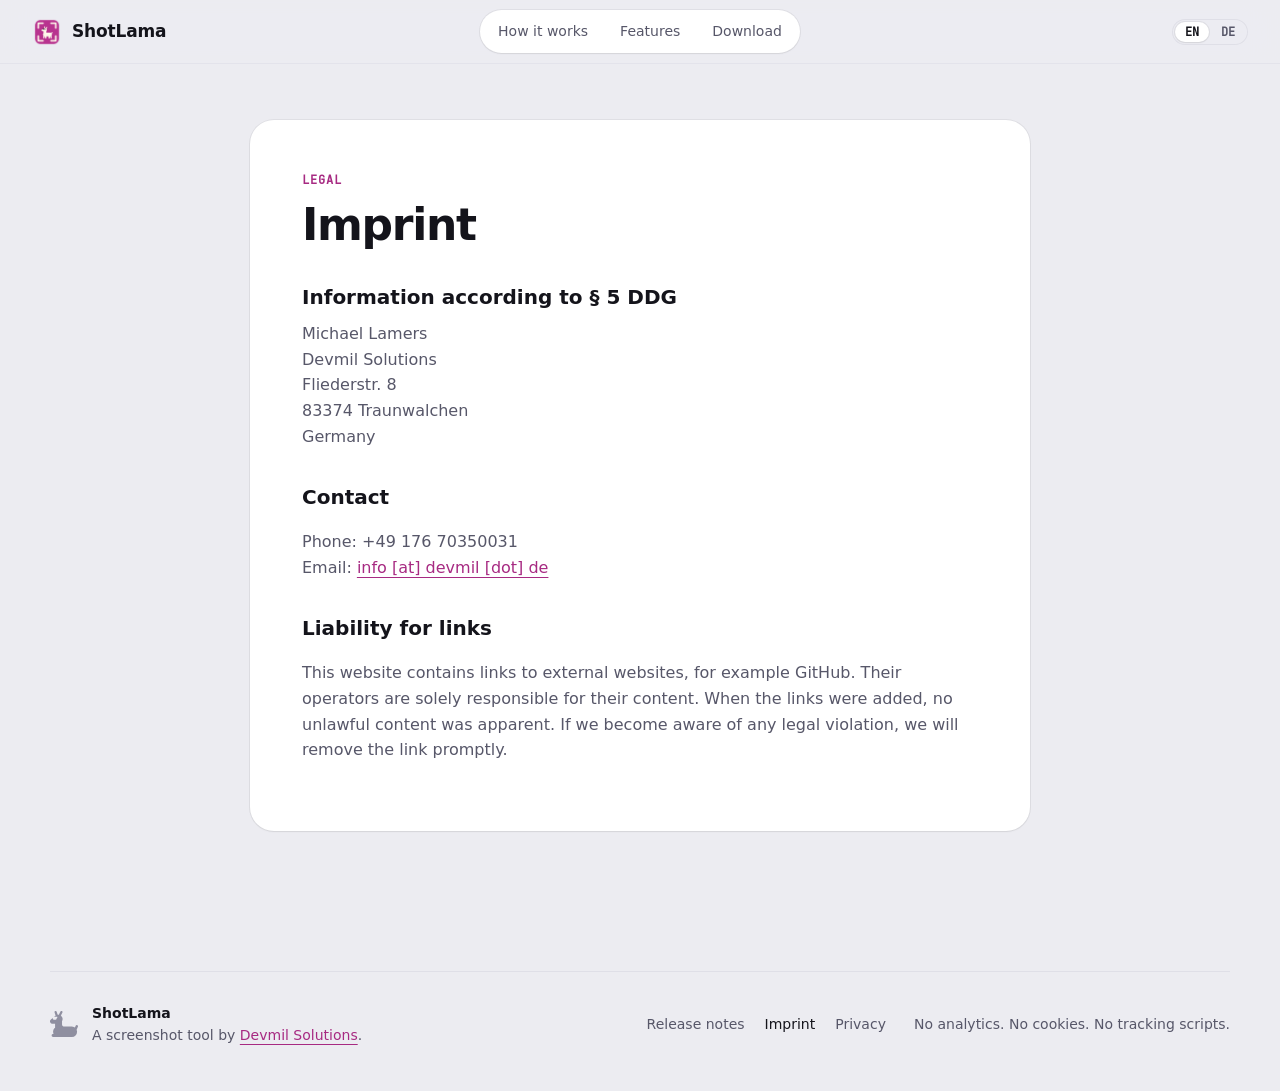
<file: webfront/imprint.html>
<!doctype html>
<html lang="en" data-page-language="en">
<head>
  <meta charset="utf-8">
  <meta name="viewport" content="width=device-width, initial-scale=1">
  <title>Imprint · ShotLama</title>
  <meta name="description" content="Imprint of the ShotLama website: Devmil Solutions, Michael Lamers.">
  <link rel="canonical" href="https://devmil.de/shotlama/imprint.html">
  <link rel="alternate" hreflang="en" href="https://devmil.de/shotlama/imprint.html">
  <link rel="alternate" hreflang="de" href="https://devmil.de/shotlama/de/imprint.html">
  <meta name="theme-color" content="#ECECF1" media="(prefers-color-scheme: light)">
  <meta name="theme-color" content="#0F0F14" media="(prefers-color-scheme: dark)">
  <link rel="icon" href="assets/brand/icon-32.png" sizes="32x32">
  <link rel="stylesheet" href="style.css">
  <script src="language.js" defer></script>
</head>
<body>
  <a class="skip-link" href="#main">Skip to content</a>
  <header class="site-header">
    <a href="index.html" class="brand" aria-label="ShotLama home"><img src="assets/brand/icon-64.png" width="30" height="30" alt="">ShotLama</a>
    <nav class="nav" aria-label="Primary">
      <a href="index.html#flow">How it works</a>
      <a href="index.html#features">Features</a>
      <a href="index.html#download">Download</a>
    </nav>
    <div class="header-end">
      <nav class="lang-switch" aria-label="Language">
        <a href="imprint.html" data-language="en" lang="en" hreflang="en" aria-current="page">EN</a>
        <a href="de/imprint.html" data-language="de" lang="de" hreflang="de">DE</a>
      </nav>
    </div>
  </header>
  <main id="main" class="page">
    <article class="island legal">
      <p class="eyebrow">Legal</p>
      <h1>Imprint</h1>
      <h2>Information according to § 5 DDG</h2>
      <address>Michael Lamers<br>Devmil Solutions<br>Fliederstr. 8<br>83374 Traunwalchen<br>Germany</address>
      <h2>Contact</h2>
      <p>Phone: +49 176 70350031<br>Email: <span class="contact-email" data-user="info" data-domain="devmil" data-tld="de">info [at] devmil [dot] de</span></p>
      <h2>Liability for links</h2>
      <p>This website contains links to external websites, for example GitHub. Their operators are solely responsible for their content. When the links were added, no unlawful content was apparent. If we become aware of any legal violation, we will remove the link promptly.</p>
    </article>
  </main>
  <footer class="site-footer">
    <div class="footer-brand"><span class="signature" role="img" aria-label="The Lama signature"></span><div><strong>ShotLama</strong><p>A screenshot tool by <a href="https://devmil.de/">Devmil Solutions</a>.</p></div></div>
    <nav aria-label="Footer"><a href="releases.html">Release notes</a><a href="imprint.html" aria-current="page">Imprint</a><a href="privacy.html">Privacy</a></nav>
    <p>No analytics. No cookies. No tracking scripts.</p>
  </footer>
</body>
</html>
</file>
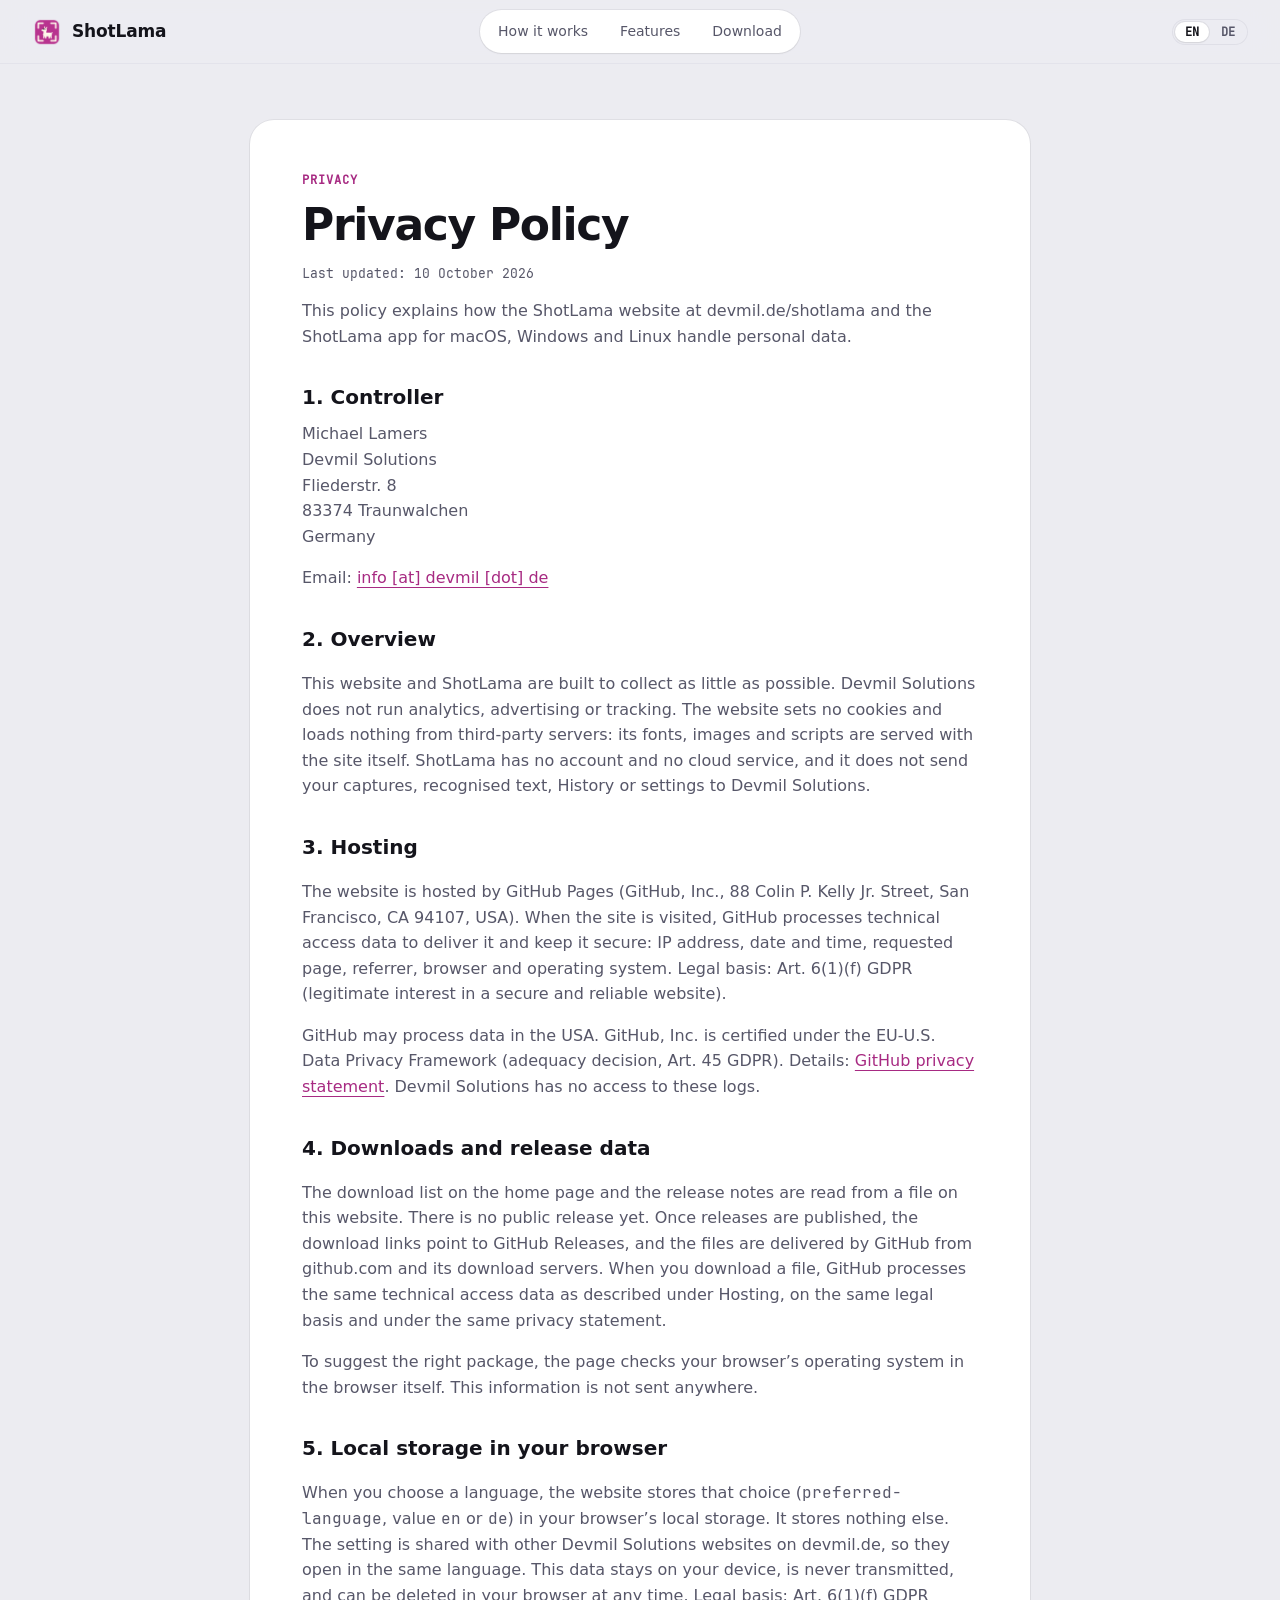
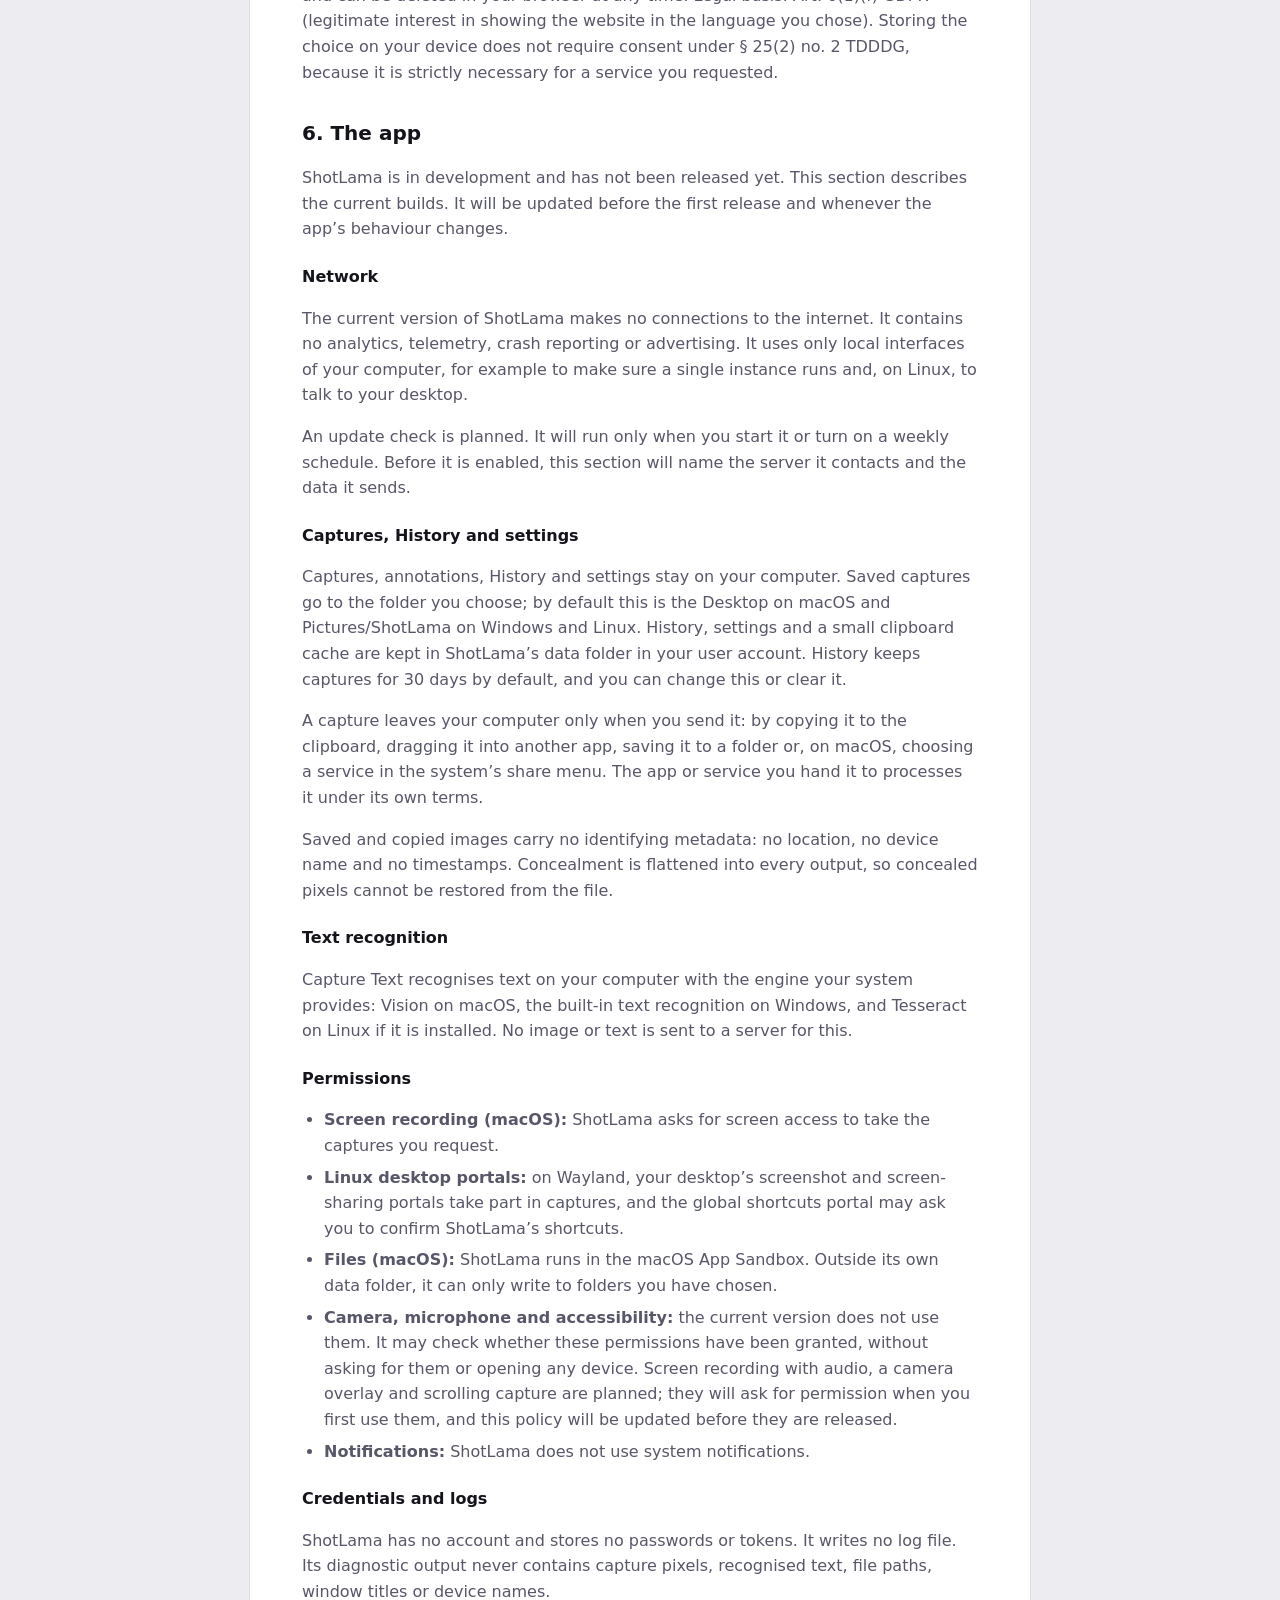
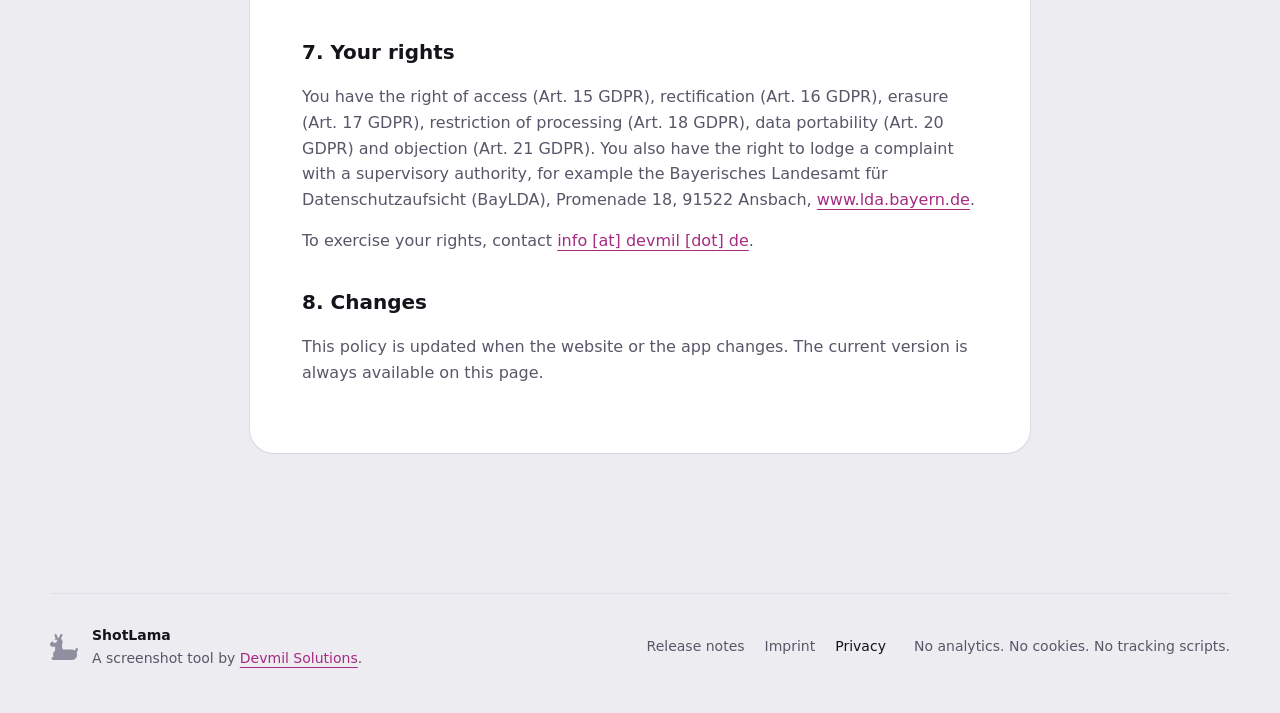
<file: webfront/privacy.html>
<!doctype html>
<html lang="en" data-page-language="en">
<head>
  <meta charset="utf-8">
  <meta name="viewport" content="width=device-width, initial-scale=1">
  <title>Privacy Policy · ShotLama</title>
  <meta name="description" content="How the ShotLama website and app handle your data.">
  <link rel="canonical" href="https://devmil.de/shotlama/privacy.html">
  <link rel="alternate" hreflang="en" href="https://devmil.de/shotlama/privacy.html">
  <link rel="alternate" hreflang="de" href="https://devmil.de/shotlama/de/privacy.html">
  <meta name="theme-color" content="#ECECF1" media="(prefers-color-scheme: light)">
  <meta name="theme-color" content="#0F0F14" media="(prefers-color-scheme: dark)">
  <link rel="icon" href="assets/brand/icon-32.png" sizes="32x32">
  <link rel="stylesheet" href="style.css">
  <script src="language.js" defer></script>
</head>
<body>
  <a class="skip-link" href="#main">Skip to content</a>
  <header class="site-header">
    <a href="index.html" class="brand" aria-label="ShotLama home"><img src="assets/brand/icon-64.png" width="30" height="30" alt="">ShotLama</a>
    <nav class="nav" aria-label="Primary">
      <a href="index.html#flow">How it works</a>
      <a href="index.html#features">Features</a>
      <a href="index.html#download">Download</a>
    </nav>
    <div class="header-end">
      <nav class="lang-switch" aria-label="Language">
        <a href="privacy.html" data-language="en" lang="en" hreflang="en" aria-current="page">EN</a>
        <a href="de/privacy.html" data-language="de" lang="de" hreflang="de">DE</a>
      </nav>
    </div>
  </header>
  <main id="main" class="page">
    <article class="island legal">
      <p class="eyebrow">Privacy</p>
      <h1>Privacy Policy</h1>
      <p class="updated">Last updated: 10 October 2026</p>
      <p>This policy explains how the ShotLama website at devmil.de/shotlama and the ShotLama app for macOS, Windows and Linux handle personal data.</p>

      <h2>1. Controller</h2>
      <address>Michael Lamers<br>Devmil Solutions<br>Fliederstr. 8<br>83374 Traunwalchen<br>Germany</address>
      <p>Email: <span class="contact-email" data-user="info" data-domain="devmil" data-tld="de">info [at] devmil [dot] de</span></p>

      <h2>2. Overview</h2>
      <p>This website and ShotLama are built to collect as little as possible. Devmil Solutions does not run analytics, advertising or tracking. The website sets no cookies and loads nothing from third-party servers: its fonts, images and scripts are served with the site itself. ShotLama has no account and no cloud service, and it does not send your captures, recognised text, History or settings to Devmil Solutions.</p>

      <h2>3. Hosting</h2>
      <p>The website is hosted by GitHub Pages (GitHub, Inc., 88 Colin P. Kelly Jr. Street, San Francisco, CA 94107, USA). When the site is visited, GitHub processes technical access data to deliver it and keep it secure: IP address, date and time, requested page, referrer, browser and operating system. Legal basis: Art. 6(1)(f) GDPR (legitimate interest in a secure and reliable website).</p>
      <p>GitHub may process data in the USA. GitHub, Inc. is certified under the EU-U.S. Data Privacy Framework (adequacy decision, Art. 45 GDPR). Details: <a href="https://docs.github.com/en/site-policy/privacy-policies/github-general-privacy-statement">GitHub privacy statement</a>. Devmil Solutions has no access to these logs.</p>

      <h2>4. Downloads and release data</h2>
      <p>The download list on the home page and the release notes are read from a file on this website. There is no public release yet. Once releases are published, the download links point to GitHub Releases, and the files are delivered by GitHub from github.com and its download servers. When you download a file, GitHub processes the same technical access data as described under Hosting, on the same legal basis and under the same privacy statement.</p>
      <p>To suggest the right package, the page checks your browser’s operating system in the browser itself. This information is not sent anywhere.</p>

      <h2>5. Local storage in your browser</h2>
      <p>When you choose a language, the website stores that choice (<code>preferred-language</code>, value <code>en</code> or <code>de</code>) in your browser’s local storage. It stores nothing else. The setting is shared with other Devmil Solutions websites on devmil.de, so they open in the same language. This data stays on your device, is never transmitted, and can be deleted in your browser at any time. Legal basis: Art. 6(1)(f) GDPR (legitimate interest in showing the website in the language you chose). Storing the choice on your device does not require consent under § 25(2) no. 2 TDDDG, because it is strictly necessary for a service you requested.</p>

      <h2>6. The app</h2>
      <p>ShotLama is in development and has not been released yet. This section describes the current builds. It will be updated before the first release and whenever the app’s behaviour changes.</p>
      <h3>Network</h3>
      <p>The current version of ShotLama makes no connections to the internet. It contains no analytics, telemetry, crash reporting or advertising. It uses only local interfaces of your computer, for example to make sure a single instance runs and, on Linux, to talk to your desktop.</p>
      <p>An update check is planned. It will run only when you start it or turn on a weekly schedule. Before it is enabled, this section will name the server it contacts and the data it sends.</p>
      <h3>Captures, History and settings</h3>
      <p>Captures, annotations, History and settings stay on your computer. Saved captures go to the folder you choose; by default this is the Desktop on macOS and Pictures/ShotLama on Windows and Linux. History, settings and a small clipboard cache are kept in ShotLama’s data folder in your user account. History keeps captures for 30 days by default, and you can change this or clear it.</p>
      <p>A capture leaves your computer only when you send it: by copying it to the clipboard, dragging it into another app, saving it to a folder or, on macOS, choosing a service in the system’s share menu. The app or service you hand it to processes it under its own terms.</p>
      <p>Saved and copied images carry no identifying metadata: no location, no device name and no timestamps. Concealment is flattened into every output, so concealed pixels cannot be restored from the file.</p>
      <h3>Text recognition</h3>
      <p>Capture Text recognises text on your computer with the engine your system provides: Vision on macOS, the built-in text recognition on Windows, and Tesseract on Linux if it is installed. No image or text is sent to a server for this.</p>
      <h3>Permissions</h3>
      <ul>
        <li><strong>Screen recording (macOS):</strong> ShotLama asks for screen access to take the captures you request.</li>
        <li><strong>Linux desktop portals:</strong> on Wayland, your desktop’s screenshot and screen-sharing portals take part in captures, and the global shortcuts portal may ask you to confirm ShotLama’s shortcuts.</li>
        <li><strong>Files (macOS):</strong> ShotLama runs in the macOS App Sandbox. Outside its own data folder, it can only write to folders you have chosen.</li>
        <li><strong>Camera, microphone and accessibility:</strong> the current version does not use them. It may check whether these permissions have been granted, without asking for them or opening any device. Screen recording with audio, a camera overlay and scrolling capture are planned; they will ask for permission when you first use them, and this policy will be updated before they are released.</li>
        <li><strong>Notifications:</strong> ShotLama does not use system notifications.</li>
      </ul>
      <h3>Credentials and logs</h3>
      <p>ShotLama has no account and stores no passwords or tokens. It writes no log file. Its diagnostic output never contains capture pixels, recognised text, file paths, window titles or device names.</p>

      <h2>7. Your rights</h2>
      <p>You have the right of access (Art. 15 GDPR), rectification (Art. 16 GDPR), erasure (Art. 17 GDPR), restriction of processing (Art. 18 GDPR), data portability (Art. 20 GDPR) and objection (Art. 21 GDPR). You also have the right to lodge a complaint with a supervisory authority, for example the Bayerisches Landesamt für Datenschutzaufsicht (BayLDA), Promenade 18, 91522 Ansbach, <a href="https://www.lda.bayern.de">www.lda.bayern.de</a>.</p>
      <p>To exercise your rights, contact <span class="contact-email" data-user="info" data-domain="devmil" data-tld="de">info [at] devmil [dot] de</span>.</p>

      <h2>8. Changes</h2>
      <p>This policy is updated when the website or the app changes. The current version is always available on this page.</p>
    </article>
  </main>
  <footer class="site-footer">
    <div class="footer-brand"><span class="signature" role="img" aria-label="The Lama signature"></span><div><strong>ShotLama</strong><p>A screenshot tool by <a href="https://devmil.de/">Devmil Solutions</a>.</p></div></div>
    <nav aria-label="Footer"><a href="releases.html">Release notes</a><a href="imprint.html">Imprint</a><a href="privacy.html" aria-current="page">Privacy</a></nav>
    <p>No analytics. No cookies. No tracking scripts.</p>
  </footer>
</body>
</html>
</file>
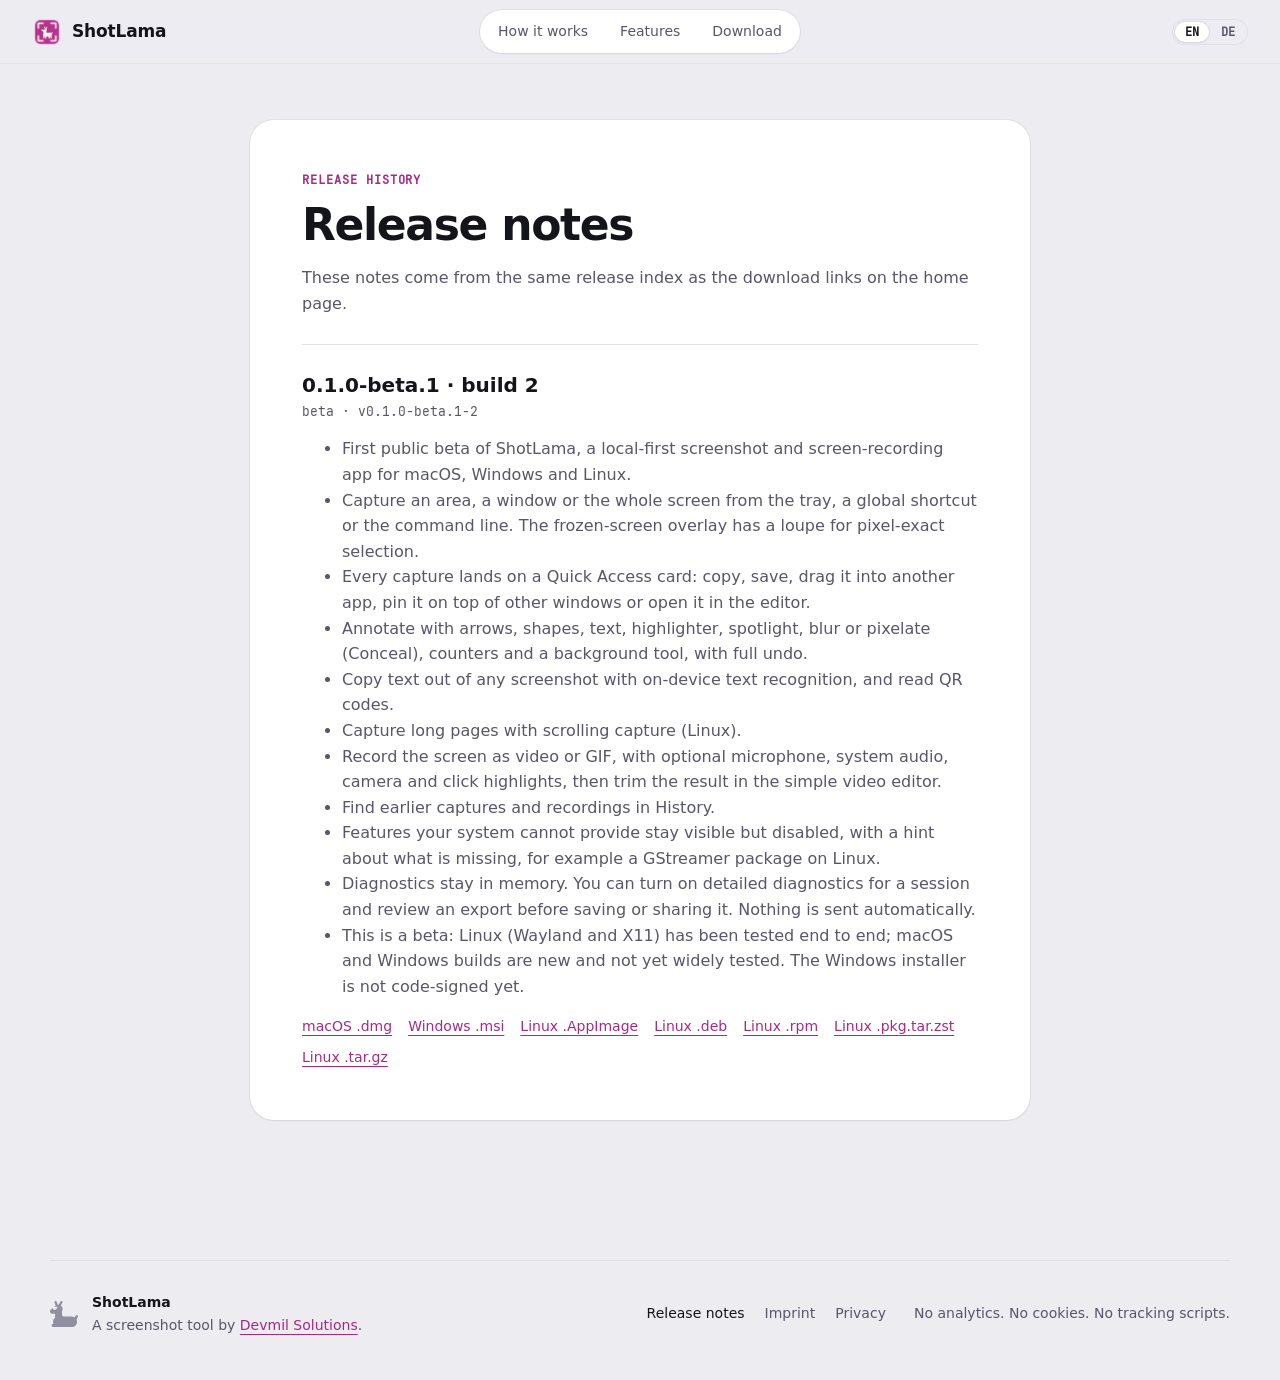
<file: webfront/releases.html>
<!doctype html>
<html lang="en">
<head>
  <meta charset="utf-8">
  <meta name="viewport" content="width=device-width, initial-scale=1">
  <title data-de="Versionshinweise · ShotLama">Release notes · ShotLama</title>
  <meta name="description" content="ShotLama release notes." data-de-content="Versionshinweise zu ShotLama.">
  <link rel="canonical" href="https://devmil.de/shotlama/releases.html">
  <meta name="theme-color" content="#ECECF1" media="(prefers-color-scheme: light)">
  <meta name="theme-color" content="#0F0F14" media="(prefers-color-scheme: dark)">
  <link rel="icon" href="assets/brand/icon-32.png" sizes="32x32">
  <link rel="stylesheet" href="style.css">
  <script>document.documentElement.classList.add("js")</script>
  <script src="language.js" defer></script>
  <script src="releases.js" defer></script>
</head>
<body>
  <a class="skip-link" href="#main" data-de="Zum Inhalt springen">Skip to content</a>
  <header class="site-header">
    <a href="index.html" class="brand" aria-label="ShotLama home" data-de-aria-label="ShotLama-Startseite"><img src="assets/brand/icon-64.png" width="30" height="30" alt="">ShotLama</a>
    <nav class="nav" aria-label="Primary" data-de-aria-label="Hauptnavigation">
      <a href="index.html#flow" data-de="Ablauf">How it works</a>
      <a href="index.html#features" data-de="Funktionen">Features</a>
      <a href="index.html#download" data-de="Download">Download</a>
    </nav>
    <div class="header-end">
      <div class="lang-switch" role="group" aria-label="Language" data-de-aria-label="Sprache">
        <button type="button" data-language="en" lang="en" aria-pressed="true">EN</button>
        <button type="button" data-language="de" lang="de" aria-pressed="false">DE</button>
      </div>
    </div>
  </header>
  <main id="main" class="page">
    <div class="island">
      <p class="eyebrow" data-de="Versionsgeschichte">Release history</p>
      <h1 data-de="Versionshinweise">Release notes</h1>
      <p data-de="Diese Hinweise stammen aus demselben Versionsindex wie die Download-Links auf der Startseite.">These notes come from the same release index as the download links on the home page.</p>
      <div id="release-list" class="release-list" role="status" aria-live="polite">No public release yet. ShotLama is in development.</div>
    </div>
  </main>
  <footer class="site-footer">
    <div class="footer-brand"><span class="signature" role="img" aria-label="The Lama signature" data-de-aria-label="Die Lama-Signatur"></span><div><strong>ShotLama</strong><p><span data-de="Ein Screenshot-Werkzeug von">A screenshot tool by</span> <a href="https://devmil.de/">Devmil Solutions</a>.</p></div></div>
    <nav aria-label="Footer" data-de-aria-label="Fußzeile"><a href="releases.html" aria-current="page" data-de="Versionshinweise">Release notes</a><a href="imprint.html" data-de-href="de/imprint.html" data-de="Impressum">Imprint</a><a href="privacy.html" data-de-href="de/privacy.html" data-de="Datenschutz">Privacy</a></nav>
    <p data-de="Keine Analysedienste. Keine Cookies. Keine Tracking-Skripte.">No analytics. No cookies. No tracking scripts.</p>
  </footer>
</body>
</html>
</file>
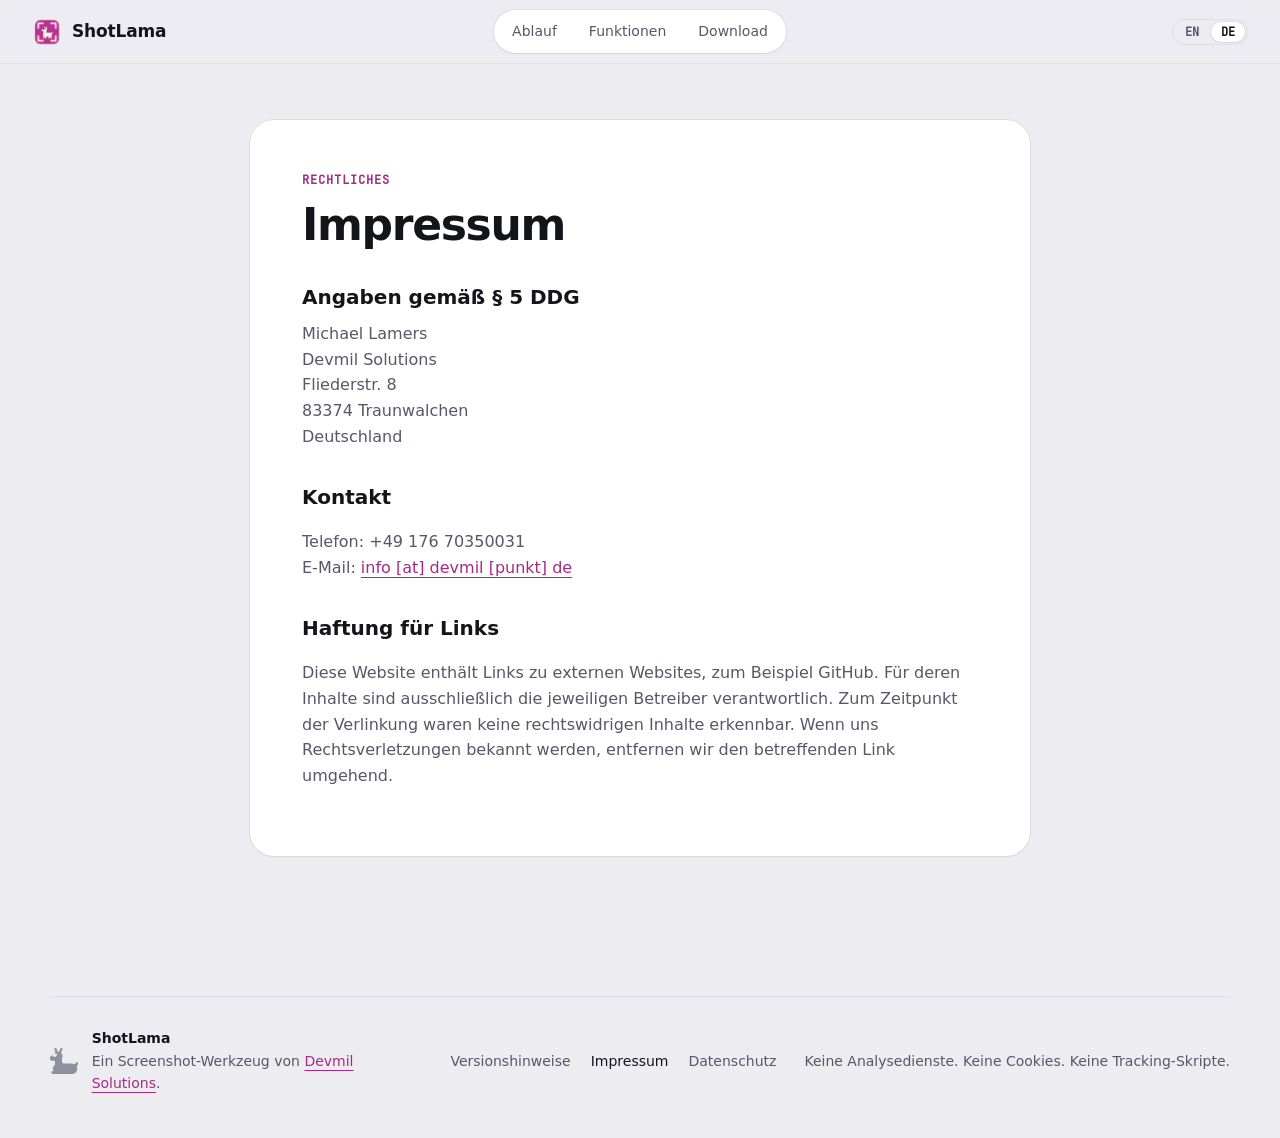
<file: webfront/de/imprint.html>
<!doctype html>
<html lang="de" data-page-language="de">
<head>
  <meta charset="utf-8">
  <meta name="viewport" content="width=device-width, initial-scale=1">
  <title>Impressum · ShotLama</title>
  <meta name="description" content="Impressum der ShotLama-Website: Devmil Solutions, Michael Lamers.">
  <link rel="canonical" href="https://devmil.de/shotlama/de/imprint.html">
  <link rel="alternate" hreflang="en" href="https://devmil.de/shotlama/imprint.html">
  <link rel="alternate" hreflang="de" href="https://devmil.de/shotlama/de/imprint.html">
  <meta name="theme-color" content="#ECECF1" media="(prefers-color-scheme: light)">
  <meta name="theme-color" content="#0F0F14" media="(prefers-color-scheme: dark)">
  <link rel="icon" href="../assets/brand/icon-32.png" sizes="32x32">
  <link rel="stylesheet" href="../style.css">
  <script src="../language.js" defer></script>
</head>
<body>
  <a class="skip-link" href="#main">Zum Inhalt springen</a>
  <header class="site-header">
    <a href="../index.html" class="brand" aria-label="ShotLama-Startseite"><img src="../assets/brand/icon-64.png" width="30" height="30" alt="">ShotLama</a>
    <nav class="nav" aria-label="Hauptnavigation">
      <a href="../index.html#flow">Ablauf</a>
      <a href="../index.html#features">Funktionen</a>
      <a href="../index.html#download">Download</a>
    </nav>
    <div class="header-end">
      <nav class="lang-switch" aria-label="Sprache">
        <a href="../imprint.html" data-language="en" lang="en" hreflang="en">EN</a>
        <a href="imprint.html" data-language="de" lang="de" hreflang="de" aria-current="page">DE</a>
      </nav>
    </div>
  </header>
  <main id="main" class="page">
    <article class="island legal">
      <p class="eyebrow">Rechtliches</p>
      <h1>Impressum</h1>
      <h2>Angaben gemäß §&nbsp;5 DDG</h2>
      <address>Michael Lamers<br>Devmil Solutions<br>Fliederstr. 8<br>83374 Traunwalchen<br>Deutschland</address>
      <h2>Kontakt</h2>
      <p>Telefon: +49 176 70350031<br>E-Mail: <span class="contact-email" data-user="info" data-domain="devmil" data-tld="de">info [at] devmil [punkt] de</span></p>
      <h2>Haftung für Links</h2>
      <p>Diese Website enthält Links zu externen Websites, zum Beispiel GitHub. Für deren Inhalte sind ausschließlich die jeweiligen Betreiber verantwortlich. Zum Zeitpunkt der Verlinkung waren keine rechtswidrigen Inhalte erkennbar. Wenn uns Rechtsverletzungen bekannt werden, entfernen wir den betreffenden Link umgehend.</p>
    </article>
  </main>
  <footer class="site-footer">
    <div class="footer-brand"><span class="signature" role="img" aria-label="Die Lama-Signatur"></span><div><strong>ShotLama</strong><p>Ein Screenshot-Werkzeug von <a href="https://devmil.de/">Devmil Solutions</a>.</p></div></div>
    <nav aria-label="Fußzeile"><a href="../releases.html">Versionshinweise</a><a href="imprint.html" aria-current="page">Impressum</a><a href="privacy.html">Datenschutz</a></nav>
    <p>Keine Analysedienste. Keine Cookies. Keine Tracking-Skripte.</p>
  </footer>
</body>
</html>
</file>
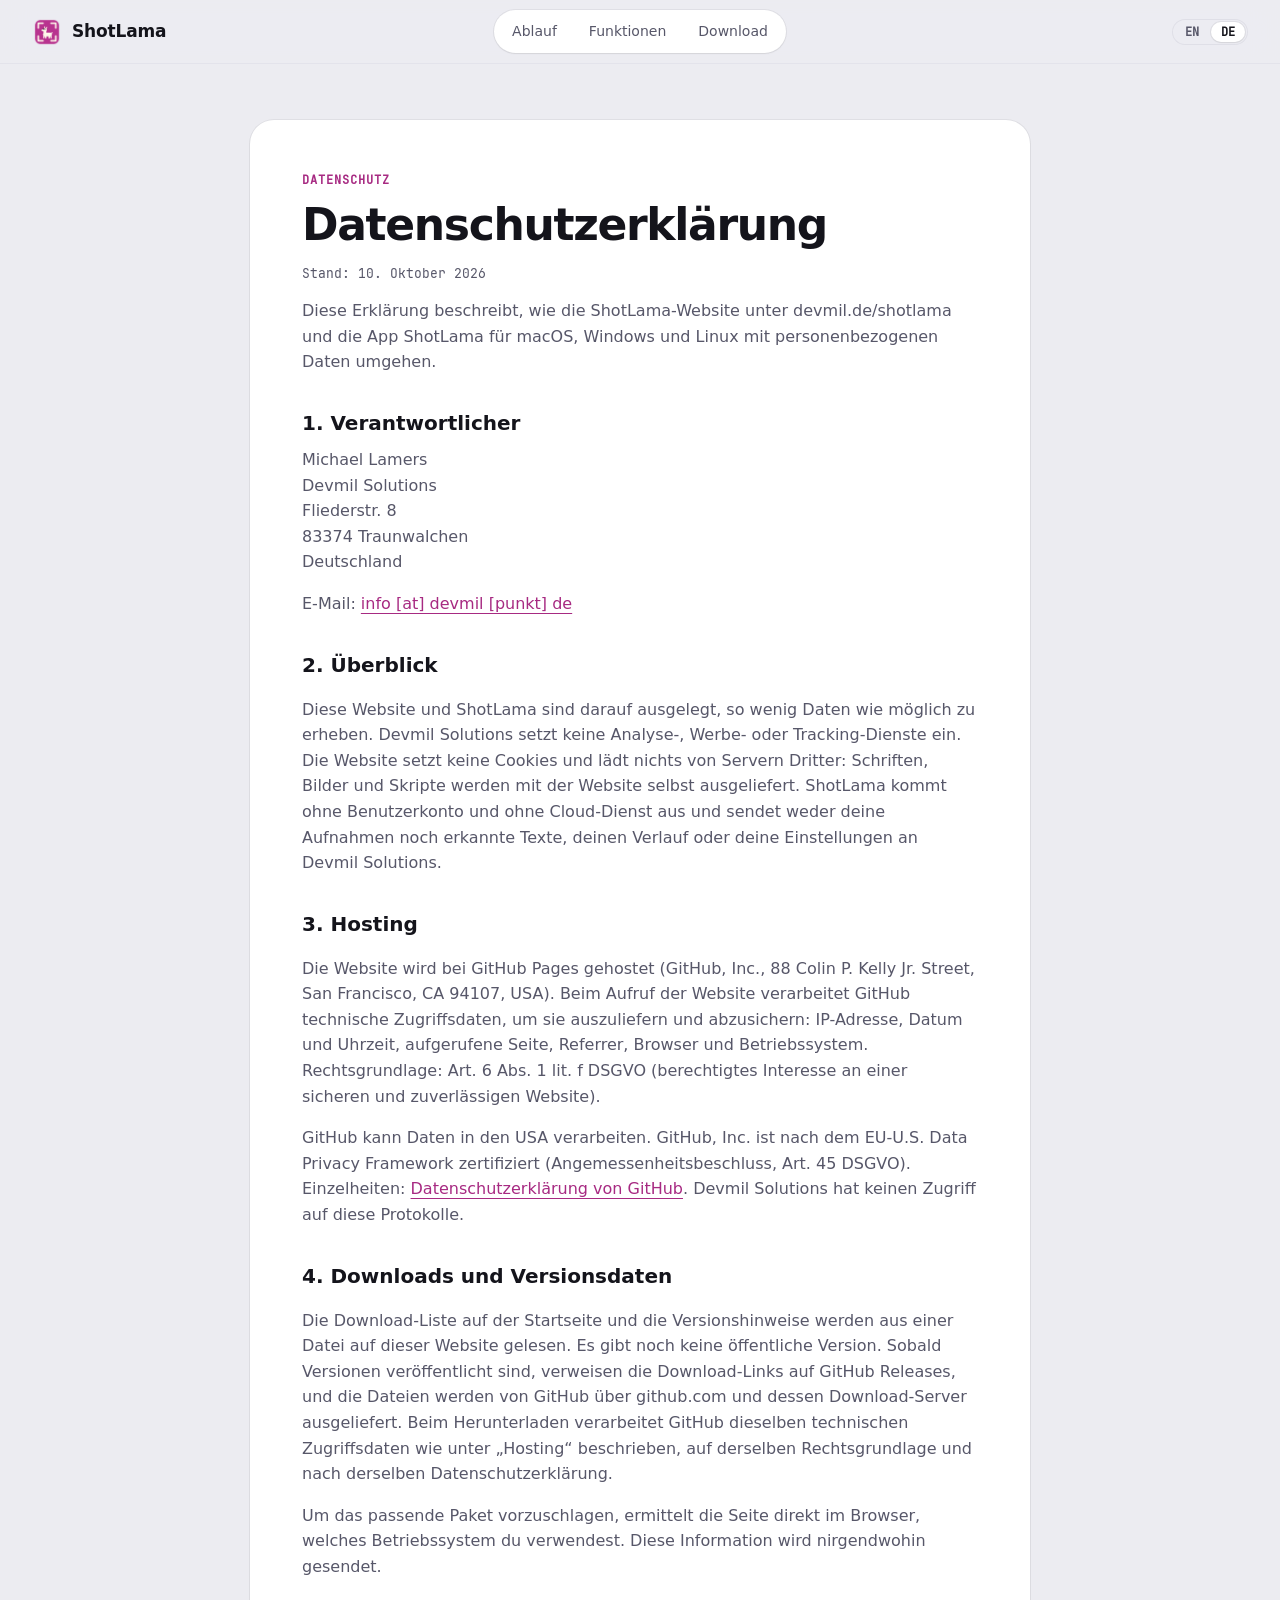
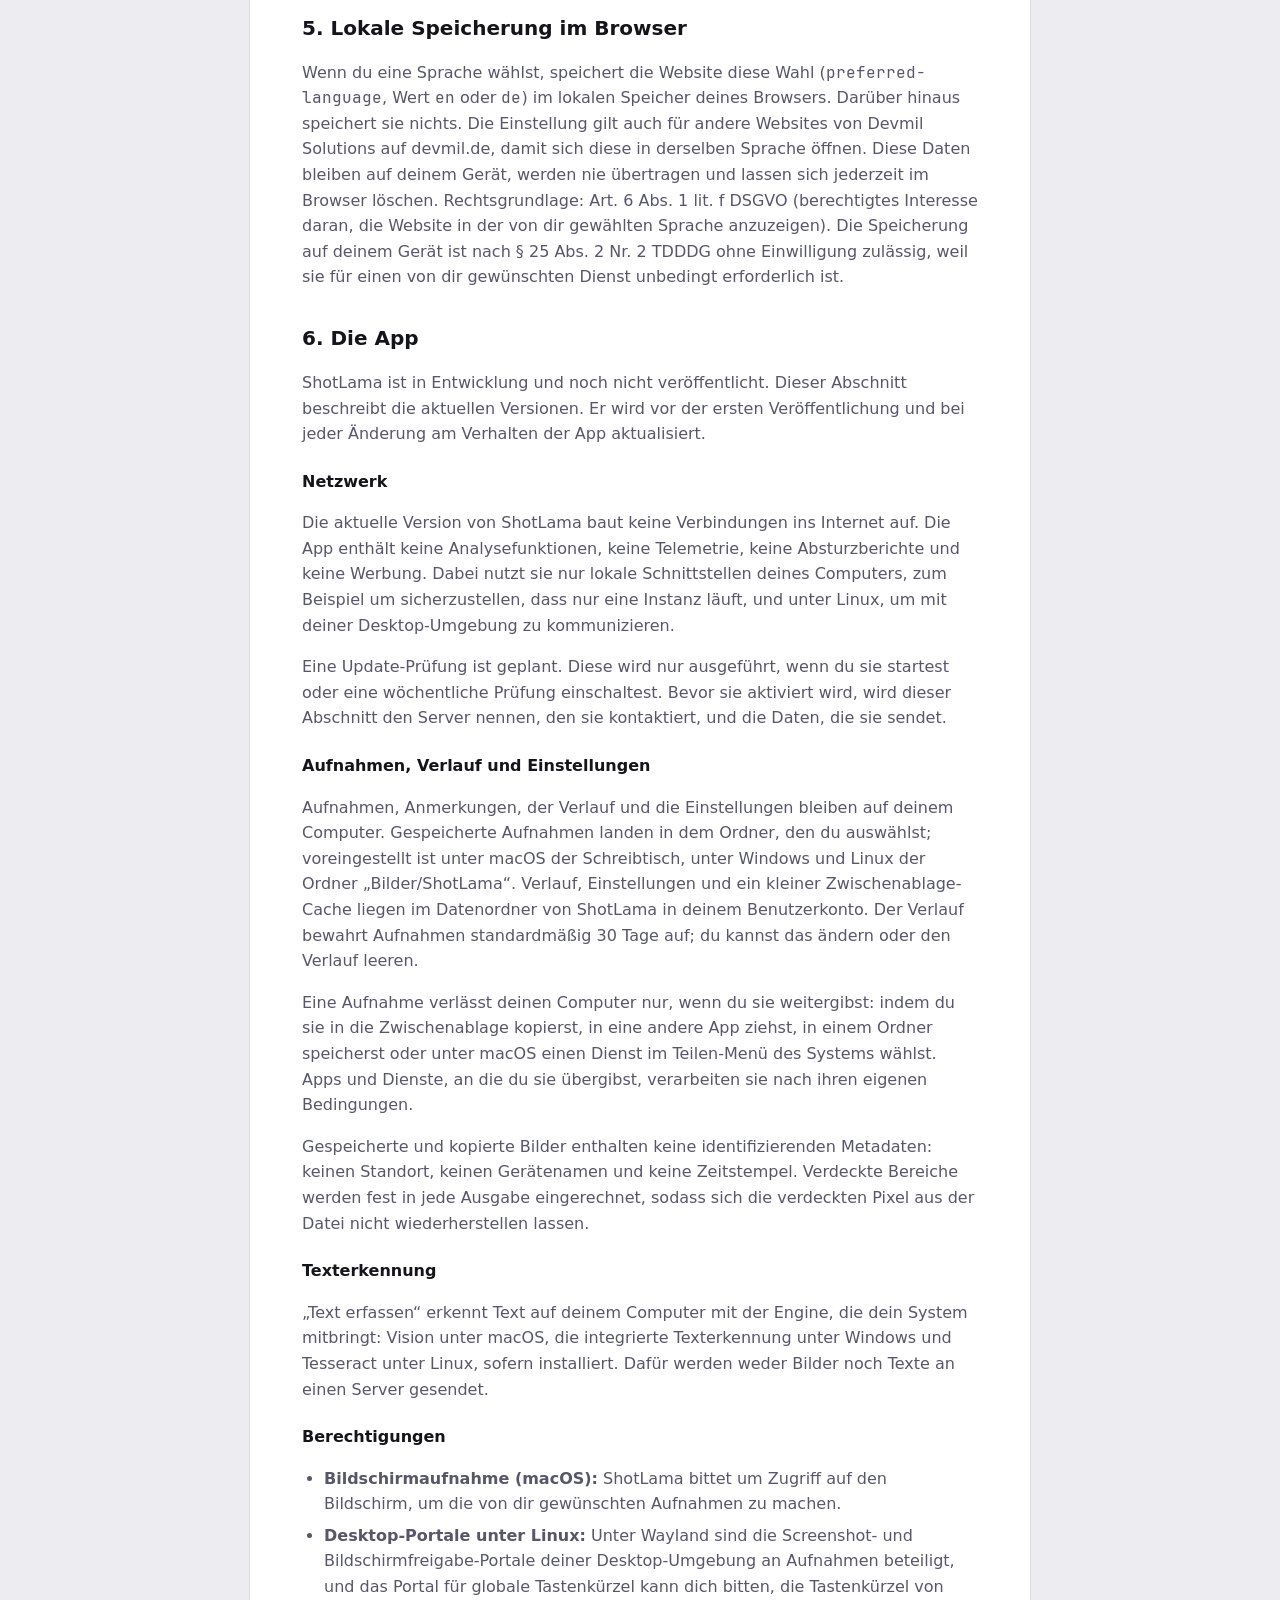
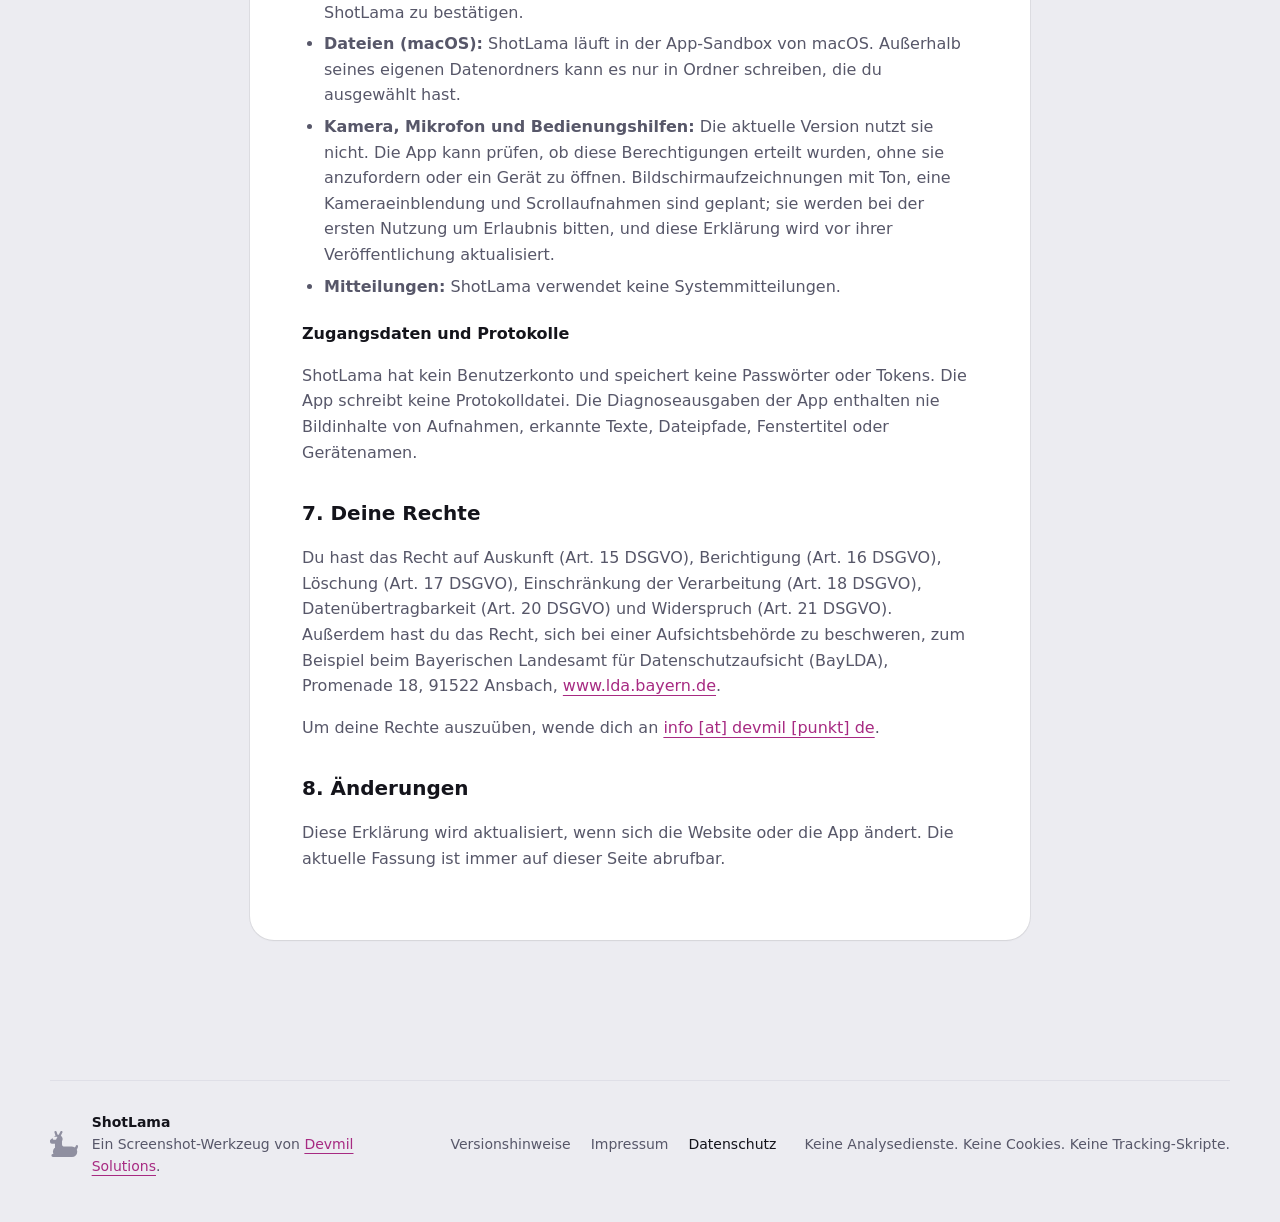
<file: webfront/de/privacy.html>
<!doctype html>
<html lang="de" data-page-language="de">
<head>
  <meta charset="utf-8">
  <meta name="viewport" content="width=device-width, initial-scale=1">
  <title>Datenschutzerklärung · ShotLama</title>
  <meta name="description" content="Wie die ShotLama-Website und die App mit deinen Daten umgehen.">
  <link rel="canonical" href="https://devmil.de/shotlama/de/privacy.html">
  <link rel="alternate" hreflang="en" href="https://devmil.de/shotlama/privacy.html">
  <link rel="alternate" hreflang="de" href="https://devmil.de/shotlama/de/privacy.html">
  <meta name="theme-color" content="#ECECF1" media="(prefers-color-scheme: light)">
  <meta name="theme-color" content="#0F0F14" media="(prefers-color-scheme: dark)">
  <link rel="icon" href="../assets/brand/icon-32.png" sizes="32x32">
  <link rel="stylesheet" href="../style.css">
  <script src="../language.js" defer></script>
</head>
<body>
  <a class="skip-link" href="#main">Zum Inhalt springen</a>
  <header class="site-header">
    <a href="../index.html" class="brand" aria-label="ShotLama-Startseite"><img src="../assets/brand/icon-64.png" width="30" height="30" alt="">ShotLama</a>
    <nav class="nav" aria-label="Hauptnavigation">
      <a href="../index.html#flow">Ablauf</a>
      <a href="../index.html#features">Funktionen</a>
      <a href="../index.html#download">Download</a>
    </nav>
    <div class="header-end">
      <nav class="lang-switch" aria-label="Sprache">
        <a href="../privacy.html" data-language="en" lang="en" hreflang="en">EN</a>
        <a href="privacy.html" data-language="de" lang="de" hreflang="de" aria-current="page">DE</a>
      </nav>
    </div>
  </header>
  <main id="main" class="page">
    <article class="island legal">
      <p class="eyebrow">Datenschutz</p>
      <h1>Datenschutzerklärung</h1>
      <p class="updated">Stand: 10.&nbsp;Oktober 2026</p>
      <p>Diese Erklärung beschreibt, wie die ShotLama-Website unter devmil.de/shotlama und die App ShotLama für macOS, Windows und Linux mit personenbezogenen Daten umgehen.</p>

      <h2>1. Verantwortlicher</h2>
      <address>Michael Lamers<br>Devmil Solutions<br>Fliederstr. 8<br>83374 Traunwalchen<br>Deutschland</address>
      <p>E-Mail: <span class="contact-email" data-user="info" data-domain="devmil" data-tld="de">info [at] devmil [punkt] de</span></p>

      <h2>2. Überblick</h2>
      <p>Diese Website und ShotLama sind darauf ausgelegt, so wenig Daten wie möglich zu erheben. Devmil Solutions setzt keine Analyse-, Werbe- oder Tracking-Dienste ein. Die Website setzt keine Cookies und lädt nichts von Servern Dritter: Schriften, Bilder und Skripte werden mit der Website selbst ausgeliefert. ShotLama kommt ohne Benutzerkonto und ohne Cloud-Dienst aus und sendet weder deine Aufnahmen noch erkannte Texte, deinen Verlauf oder deine Einstellungen an Devmil Solutions.</p>

      <h2>3. Hosting</h2>
      <p>Die Website wird bei GitHub Pages gehostet (GitHub, Inc., 88 Colin P. Kelly Jr. Street, San Francisco, CA 94107, USA). Beim Aufruf der Website verarbeitet GitHub technische Zugriffsdaten, um sie auszuliefern und abzusichern: IP-Adresse, Datum und Uhrzeit, aufgerufene Seite, Referrer, Browser und Betriebssystem. Rechtsgrundlage: Art.&nbsp;6 Abs.&nbsp;1 lit.&nbsp;f DSGVO (berechtigtes Interesse an einer sicheren und zuverlässigen Website).</p>
      <p>GitHub kann Daten in den USA verarbeiten. GitHub, Inc. ist nach dem EU-U.S. Data Privacy Framework zertifiziert (Angemessenheitsbeschluss, Art.&nbsp;45 DSGVO). Einzelheiten: <a href="https://docs.github.com/en/site-policy/privacy-policies/github-general-privacy-statement">Datenschutzerklärung von GitHub</a>. Devmil Solutions hat keinen Zugriff auf diese Protokolle.</p>

      <h2>4. Downloads und Versionsdaten</h2>
      <p>Die Download-Liste auf der Startseite und die Versionshinweise werden aus einer Datei auf dieser Website gelesen. Es gibt noch keine öffentliche Version. Sobald Versionen veröffentlicht sind, verweisen die Download-Links auf GitHub Releases, und die Dateien werden von GitHub über github.com und dessen Download-Server ausgeliefert. Beim Herunterladen verarbeitet GitHub dieselben technischen Zugriffsdaten wie unter „Hosting“ beschrieben, auf derselben Rechtsgrundlage und nach derselben Datenschutzerklärung.</p>
      <p>Um das passende Paket vorzuschlagen, ermittelt die Seite direkt im Browser, welches Betriebssystem du verwendest. Diese Information wird nirgendwohin gesendet.</p>

      <h2>5. Lokale Speicherung im Browser</h2>
      <p>Wenn du eine Sprache wählst, speichert die Website diese Wahl (<code>preferred-language</code>, Wert <code>en</code> oder <code>de</code>) im lokalen Speicher deines Browsers. Darüber hinaus speichert sie nichts. Die Einstellung gilt auch für andere Websites von Devmil Solutions auf devmil.de, damit sich diese in derselben Sprache öffnen. Diese Daten bleiben auf deinem Gerät, werden nie übertragen und lassen sich jederzeit im Browser löschen. Rechtsgrundlage: Art.&nbsp;6 Abs.&nbsp;1 lit.&nbsp;f DSGVO (berechtigtes Interesse daran, die Website in der von dir gewählten Sprache anzuzeigen). Die Speicherung auf deinem Gerät ist nach §&nbsp;25 Abs.&nbsp;2 Nr.&nbsp;2 TDDDG ohne Einwilligung zulässig, weil sie für einen von dir gewünschten Dienst unbedingt erforderlich ist.</p>

      <h2>6. Die App</h2>
      <p>ShotLama ist in Entwicklung und noch nicht veröffentlicht. Dieser Abschnitt beschreibt die aktuellen Versionen. Er wird vor der ersten Veröffentlichung und bei jeder Änderung am Verhalten der App aktualisiert.</p>
      <h3>Netzwerk</h3>
      <p>Die aktuelle Version von ShotLama baut keine Verbindungen ins Internet auf. Die App enthält keine Analysefunktionen, keine Telemetrie, keine Absturzberichte und keine Werbung. Dabei nutzt sie nur lokale Schnittstellen deines Computers, zum Beispiel um sicherzustellen, dass nur eine Instanz läuft, und unter Linux, um mit deiner Desktop-Umgebung zu kommunizieren.</p>
      <p>Eine Update-Prüfung ist geplant. Diese wird nur ausgeführt, wenn du sie startest oder eine wöchentliche Prüfung einschaltest. Bevor sie aktiviert wird, wird dieser Abschnitt den Server nennen, den sie kontaktiert, und die Daten, die sie sendet.</p>
      <h3>Aufnahmen, Verlauf und Einstellungen</h3>
      <p>Aufnahmen, Anmerkungen, der Verlauf und die Einstellungen bleiben auf deinem Computer. Gespeicherte Aufnahmen landen in dem Ordner, den du auswählst; voreingestellt ist unter macOS der Schreibtisch, unter Windows und Linux der Ordner „Bilder/ShotLama“. Verlauf, Einstellungen und ein kleiner Zwischenablage-Cache liegen im Datenordner von ShotLama in deinem Benutzerkonto. Der Verlauf bewahrt Aufnahmen standardmäßig 30&nbsp;Tage auf; du kannst das ändern oder den Verlauf leeren.</p>
      <p>Eine Aufnahme verlässt deinen Computer nur, wenn du sie weitergibst: indem du sie in die Zwischenablage kopierst, in eine andere App ziehst, in einem Ordner speicherst oder unter macOS einen Dienst im Teilen-Menü des Systems wählst. Apps und Dienste, an die du sie übergibst, verarbeiten sie nach ihren eigenen Bedingungen.</p>
      <p>Gespeicherte und kopierte Bilder enthalten keine identifizierenden Metadaten: keinen Standort, keinen Gerätenamen und keine Zeitstempel. Verdeckte Bereiche werden fest in jede Ausgabe eingerechnet, sodass sich die verdeckten Pixel aus der Datei nicht wiederherstellen lassen.</p>
      <h3>Texterkennung</h3>
      <p>„Text erfassen“ erkennt Text auf deinem Computer mit der Engine, die dein System mitbringt: Vision unter macOS, die integrierte Texterkennung unter Windows und Tesseract unter Linux, sofern installiert. Dafür werden weder Bilder noch Texte an einen Server gesendet.</p>
      <h3>Berechtigungen</h3>
      <ul>
        <li><strong>Bildschirmaufnahme (macOS):</strong> ShotLama bittet um Zugriff auf den Bildschirm, um die von dir gewünschten Aufnahmen zu machen.</li>
        <li><strong>Desktop-Portale unter Linux:</strong> Unter Wayland sind die Screenshot- und Bildschirmfreigabe-Portale deiner Desktop-Umgebung an Aufnahmen beteiligt, und das Portal für globale Tastenkürzel kann dich bitten, die Tastenkürzel von ShotLama zu bestätigen.</li>
        <li><strong>Dateien (macOS):</strong> ShotLama läuft in der App-Sandbox von macOS. Außerhalb seines eigenen Datenordners kann es nur in Ordner schreiben, die du ausgewählt hast.</li>
        <li><strong>Kamera, Mikrofon und Bedienungshilfen:</strong> Die aktuelle Version nutzt sie nicht. Die App kann prüfen, ob diese Berechtigungen erteilt wurden, ohne sie anzufordern oder ein Gerät zu öffnen. Bildschirmaufzeichnungen mit Ton, eine Kameraeinblendung und Scrollaufnahmen sind geplant; sie werden bei der ersten Nutzung um Erlaubnis bitten, und diese Erklärung wird vor ihrer Veröffentlichung aktualisiert.</li>
        <li><strong>Mitteilungen:</strong> ShotLama verwendet keine Systemmitteilungen.</li>
      </ul>
      <h3>Zugangsdaten und Protokolle</h3>
      <p>ShotLama hat kein Benutzerkonto und speichert keine Passwörter oder Tokens. Die App schreibt keine Protokolldatei. Die Diagnoseausgaben der App enthalten nie Bildinhalte von Aufnahmen, erkannte Texte, Dateipfade, Fenstertitel oder Gerätenamen.</p>

      <h2>7. Deine Rechte</h2>
      <p>Du hast das Recht auf Auskunft (Art. 15 DSGVO), Berichtigung (Art. 16 DSGVO), Löschung (Art. 17 DSGVO), Einschränkung der Verarbeitung (Art. 18 DSGVO), Datenübertragbarkeit (Art. 20 DSGVO) und Widerspruch (Art. 21 DSGVO). Außerdem hast du das Recht, sich bei einer Aufsichtsbehörde zu beschweren, zum Beispiel beim Bayerischen Landesamt für Datenschutzaufsicht (BayLDA), Promenade 18, 91522 Ansbach, <a href="https://www.lda.bayern.de">www.lda.bayern.de</a>.</p>
      <p>Um deine Rechte auszuüben, wende dich an <span class="contact-email" data-user="info" data-domain="devmil" data-tld="de">info [at] devmil [punkt] de</span>.</p>

      <h2>8. Änderungen</h2>
      <p>Diese Erklärung wird aktualisiert, wenn sich die Website oder die App ändert. Die aktuelle Fassung ist immer auf dieser Seite abrufbar.</p>
    </article>
  </main>
  <footer class="site-footer">
    <div class="footer-brand"><span class="signature" role="img" aria-label="Die Lama-Signatur"></span><div><strong>ShotLama</strong><p>Ein Screenshot-Werkzeug von <a href="https://devmil.de/">Devmil Solutions</a>.</p></div></div>
    <nav aria-label="Fußzeile"><a href="../releases.html">Versionshinweise</a><a href="imprint.html">Impressum</a><a href="privacy.html" aria-current="page">Datenschutz</a></nav>
    <p>Keine Analysedienste. Keine Cookies. Keine Tracking-Skripte.</p>
  </footer>
</body>
</html>
</file>
<file: webfront/style.css>
/* ShotLama website. Two materials, as in the app: veil (graphite glass,
   always dark) for everything that sits over a screen, and Meridian islands
   on a graphite ground for the rest. One magenta accent marks intent; the ivory
   crop corners come from the app icon. Colours are the ShotLama brand of
   meridian_ui and docs/design-system/tokens. The ivory Lama only sits on the
   brand ground (stage, privacy island, download island). */

@font-face {
  font-family: "JetBrains Mono";
  src: url("assets/fonts/JetBrainsMono-Regular.woff2") format("woff2");
  font-weight: 400; font-style: normal; font-display: swap;
}
@font-face {
  font-family: "Caveat";
  src: url("assets/fonts/Caveat-Latin.woff2") format("woff2");
  font-weight: 400 700; font-style: normal; font-display: swap;
}

:root {
  color-scheme: light dark;
  --ground: #ECECF1;
  --ground-hover: #E1E1E8;
  --pane: #FFFFFF;
  --pane-alt: #F7F7FA;
  --pane-hover: #F0F0F5;
  --raised: #FFFFFF;
  --canvas: #E2E2E9;
  --ink: #14141B;
  --ink-muted: #575769;
  --ink-faint: #8F8FA0;
  --line: #DFDFE7;
  --line-strong: #C9C9D4;
  --accent: #B8338F;
  --accent-hover: #A02B7C;
  --on-accent: #FFFFFF;
  --accent-soft: #FBE4F0;
  --accent-ink: #A72A82;
  --focus: #B8338F;
  --success: #1F7A45;
  --brand: #4D253F;
  --brand-deep: #180A13;
  --brand-ink: #F4F4F8;
  --brand-muted: #E3C3D6;
  --brand-accent: #E977BB;
  --brand-accent-ink: #EFA7D2;
  --brand-line: rgba(244, 244, 248, 0.14);
  --prop: #FFF8EB;
  --veil-fill: rgba(22, 22, 30, 0.84);
  --veil-fill-opaque: #1C1C24;
  --veil-edge: rgba(255, 255, 255, 0.12);
  --veil-edge-outer: rgba(0, 0, 0, 0.35);
  --veil-hover: rgba(255, 255, 255, 0.10);
  --veil-selected: rgba(255, 255, 255, 0.18);
  --veil-ink: #F4F4F8;
  --veil-ink-muted: rgba(244, 244, 248, 0.84);
  --veil-shadow: 0 0 0 1px rgba(0, 0, 0, 0.35), 0 18px 48px -12px rgba(0, 0, 0, 0.55);
  --shadow-pane: 0 0 0 1px rgba(20, 20, 27, 0.06), 0 1px 2px rgba(20, 20, 27, 0.05);
  --shadow-float: 0 0 0 1px rgba(20, 20, 27, 0.08), 0 20px 48px -16px rgba(20, 20, 27, 0.30);
  --radius-xs: 4px;
  --radius-sm: 6px;
  --radius-md: 9px;
  --radius-lg: 12px;
  --radius-xl: 18px;
  --radius-pill: 999px;
  --font-sans: -apple-system, BlinkMacSystemFont, "SF Pro Text", "Segoe UI Variable Text", "Segoe UI", Cantarell, "Noto Sans", system-ui, sans-serif;
  --font-display: -apple-system, BlinkMacSystemFont, "SF Pro Display", "Segoe UI Variable Display", "Segoe UI", Cantarell, "Noto Sans", system-ui, sans-serif;
  --font-mono: "JetBrains Mono", ui-monospace, "SF Mono", Menlo, Consolas, monospace;
  --max: 1180px;
  --gutter: 32px;
  --header: 64px;
  --ease: cubic-bezier(0.2, 0, 0, 1);
  --spring: cubic-bezier(0.34, 1.36, 0.64, 1);
}

@media (prefers-color-scheme: dark) {
  :root {
    --ground: #0F0F14;
    --ground-hover: #1A1A22;
    --pane: #17171E;
    --pane-alt: #131319;
    --pane-hover: #212129;
    --raised: #1F1F28;
    --canvas: #09090D;
    --ink: #EDEDF3;
    --ink-muted: #A3A3B4;
    --ink-faint: #666679;
    --line: #262630;
    --line-strong: #34343F;
    --accent: #E977BB;
    --accent-hover: #EC8BC5;
    --on-accent: #180A13;
    --accent-soft: #412235;
    --accent-ink: #EFA7D2;
    --focus: #EFA7D2;
    --success: #5CD08A;
    --brand: #562D47;
    --shadow-pane: 0 0 0 1px rgba(255, 255, 255, 0.05), 0 1px 2px rgba(0, 0, 0, 0.4);
    --shadow-float: 0 0 0 1px rgba(255, 255, 255, 0.07), 0 20px 48px -16px rgba(0, 0, 0, 0.75);
  }
}

* { box-sizing: border-box; }
[hidden] { display: none !important; }
html { scroll-behavior: smooth; scroll-padding-top: calc(var(--header) + 16px); }
body {
  margin: 0;
  background: var(--ground);
  color: var(--ink);
  font: 16px/1.6 var(--font-sans);
  -webkit-font-smoothing: antialiased;
  overflow-x: clip;
}
img { max-width: 100%; }
p { color: var(--ink-muted); }
a { color: var(--accent-ink); text-underline-offset: 4px; }
a:hover { text-decoration-thickness: 2px; }
button { font: inherit; color: inherit; }
h1, h2, h3 { font-family: var(--font-display); color: var(--ink); }
a:focus-visible, button:focus-visible, summary:focus-visible, input:focus-visible, [tabindex]:focus-visible {
  outline: 2px solid var(--focus);
  outline-offset: 2px;
}
code, .mono, pre, kbd { font-family: var(--font-mono); font-variant-numeric: tabular-nums; font-variant-ligatures: none; }
.visually-hidden {
  position: absolute !important; width: 1px; height: 1px; overflow: hidden;
  clip: rect(0 0 0 0); clip-path: inset(50%); white-space: nowrap;
}
.skip-link {
  position: absolute; left: 16px; top: -48px; z-index: 100;
  padding: 8px 14px; border-radius: var(--radius-md);
  background: var(--accent); color: var(--on-accent); text-decoration: none;
}
.skip-link:focus { top: 12px; }

/* Icons are Lucide SVGs painted as masks, so they take currentColor. */
.icon {
  display: inline-block; flex: none; width: 1.15em; height: 1.15em;
  background: currentColor;
  -webkit-mask: var(--icon) center / contain no-repeat;
  mask: var(--icon) center / contain no-repeat;
}

.wrap { width: min(100% - 2 * var(--gutter), var(--max)); margin-inline: auto; }
.eyebrow {
  margin: 0 0 12px; color: var(--accent-ink);
  font: 600 12px/1.4 var(--font-mono); letter-spacing: 0.08em; text-transform: uppercase;
}

/* Buttons */
.button {
  display: inline-flex; align-items: center; justify-content: center; gap: 9px;
  min-height: 44px; padding: 0 20px; border: 0; border-radius: var(--radius-pill);
  font-weight: 600; font-size: 15px; text-decoration: none; cursor: pointer;
  transition: background-color 160ms var(--ease), transform 160ms var(--ease), box-shadow 160ms var(--ease);
}
.button:active { transform: translateY(1px) scale(0.99); }
.button.primary { background: var(--brand-accent); color: var(--brand-deep); box-shadow: 0 10px 30px -10px rgba(233, 119, 187, 0.7); }
.button.primary:hover { background: #EC8BC5; }
.button.ghost { color: var(--brand-ink); box-shadow: inset 0 0 0 1px var(--brand-line); }
.button.ghost:hover { background: rgba(255, 255, 255, 0.07); }
.button.veil {
  background: var(--veil-fill); color: var(--veil-ink);
  box-shadow: inset 0 0 0 1px var(--veil-edge), 0 0 0 1px var(--veil-edge-outer);
  -webkit-backdrop-filter: blur(14px) saturate(1.4); backdrop-filter: blur(14px) saturate(1.4);
}
.button.veil:hover { background: rgba(40, 40, 52, 0.9); }
.button.small { min-height: 34px; padding: 0 14px; font-size: 13px; gap: 7px; }

/* Header */
.site-header {
  position: sticky; top: 0; z-index: 40;
  display: grid; grid-template-columns: 1fr auto 1fr; align-items: center; gap: 16px;
  height: var(--header); padding: 0 max(var(--gutter), calc((100% - 1320px) / 2));
  background: color-mix(in srgb, var(--ground) 78%, transparent);
  -webkit-backdrop-filter: blur(18px) saturate(1.5); backdrop-filter: blur(18px) saturate(1.5);
  border-bottom: 1px solid color-mix(in srgb, var(--line) 70%, transparent);
}
.brand { display: inline-flex; align-items: center; gap: 10px; color: var(--ink); font-weight: 700; font-size: 17px; text-decoration: none; letter-spacing: -0.01em; }
.brand img { border-radius: 8px; }
.nav { display: flex; gap: 4px; padding: 4px; border-radius: var(--radius-pill); background: var(--pane); box-shadow: var(--shadow-pane); }
.nav a { padding: 6px 14px; border-radius: var(--radius-pill); color: var(--ink-muted); font-size: 14px; font-weight: 500; text-decoration: none; }
.nav a:hover { color: var(--ink); background: var(--pane-hover); }
.header-end { grid-column: -2; justify-self: end; display: flex; align-items: center; gap: 10px; min-width: 0; }
.header-release {
  display: inline-flex; align-items: center; gap: 8px;
  padding: 6px 12px; border-radius: var(--radius-pill);
  color: var(--ink-muted); font: 500 12.5px/1 var(--font-mono); text-decoration: none;
  box-shadow: inset 0 0 0 1px var(--line);
}
/* The language switch: buttons on pages that translate in place, links
   to the counterpart on the legal pages. Buttons need JavaScript. */
.lang-switch { display: inline-flex; flex: none; gap: 2px; padding: 3px; border-radius: var(--radius-pill); box-shadow: inset 0 0 0 1px var(--line); }
html:not(.js) .lang-switch:has(button) { display: none; }
.lang-switch a, .lang-switch button {
  min-width: 34px; padding: 4px 8px; border: 0; border-radius: var(--radius-pill);
  background: none; color: var(--ink-muted); font: 600 12px/1 var(--font-mono); letter-spacing: 0.04em;
  text-align: center; text-decoration: none; cursor: pointer;
}
.lang-switch a:hover, .lang-switch button:hover { color: var(--ink); background: var(--pane-hover); }
.lang-switch [aria-pressed="true"], .lang-switch [aria-current] { color: var(--ink); background: var(--pane); box-shadow: var(--shadow-pane); }
.pulse { width: 7px; height: 7px; border-radius: 50%; background: var(--accent); box-shadow: 0 0 0 0 rgba(184, 51, 143, 0.5); animation: pulse 2.4s var(--ease) infinite; }
@keyframes pulse { 70% { box-shadow: 0 0 0 7px rgba(184, 51, 143, 0); } 100% { box-shadow: 0 0 0 0 rgba(184, 51, 143, 0); } }

/* Hero stage: the brand ground, lit like the feature graphic. */
.hero { padding: 20px max(16px, calc((100% - 1320px) / 2)) 0; }
.stage {
  position: relative; overflow: hidden; isolation: isolate;
  min-height: min(720px, calc(100svh - var(--header) - 40px));
  border-radius: 28px;
  background: var(--brand-deep);
  color: var(--brand-ink);
  touch-action: pan-y;
  box-shadow: 0 30px 80px -40px rgba(24, 10, 19, 0.8);
}
.stage.is-capturing { cursor: crosshair; user-select: none; -webkit-user-select: none; }
.stage-content {
  position: absolute; inset: 0;
  display: grid; grid-template-columns: minmax(0, 1.05fr) minmax(0, 1fr); align-items: center; gap: 24px;
  padding: 72px clamp(28px, 6vw, 88px) 104px;
  background:
    radial-gradient(ellipse 60% 70% at 72% 42%, rgba(233, 119, 187, 0.42), transparent 70%),
    radial-gradient(ellipse 45% 50% at 96% 108%, rgba(255, 248, 235, 0.20), transparent 70%),
    radial-gradient(ellipse 50% 60% at 0% 0%, rgba(184, 51, 143, 0.30), transparent 70%),
    linear-gradient(135deg, #5E2A4E 0%, var(--brand) 45%, var(--brand-deep) 100%);
}
.sky { position: absolute; inset: 0; pointer-events: none; }
.sky::before {
  content: ""; position: absolute; inset: 0;
  background-image: linear-gradient(rgba(239, 167, 210, 0.05) 1px, transparent 1px), linear-gradient(90deg, rgba(239, 167, 210, 0.05) 1px, transparent 1px);
  background-size: 48px 48px;
  -webkit-mask: radial-gradient(ellipse at 70% 45%, #000 20%, transparent 75%);
  mask: radial-gradient(ellipse at 70% 45%, #000 20%, transparent 75%);
}
.stars { position: absolute; inset: 0; width: 100%; height: 100%; }
.hero-copy { position: relative; max-width: 560px; }
.hero-copy .eyebrow { color: var(--brand-accent-ink); }
.hero h1 {
  margin: 0 0 22px; color: var(--brand-ink);
  font-size: clamp(40px, 5vw, 70px); line-height: 1.02; letter-spacing: -0.035em; font-weight: 700;
}
.hero h1 .accent {
  background: linear-gradient(100deg, var(--brand-accent-ink) 10%, var(--prop) 95%);
  -webkit-background-clip: text; background-clip: text; color: transparent;
}
.intro { max-width: 500px; margin: 0 0 30px; color: var(--brand-muted); font-size: clamp(16px, 1.4vw, 18.5px); line-height: 1.6; }
.actions { display: flex; flex-wrap: wrap; gap: 12px; margin-bottom: 28px; }
.hero-facts { display: flex; flex-wrap: wrap; gap: 8px; margin: 0; padding: 0; list-style: none; }
.hero-facts li {
  display: inline-flex; align-items: center; gap: 8px;
  padding: 5px 12px; border-radius: var(--radius-pill);
  color: var(--brand-muted); font-size: 13px; box-shadow: inset 0 0 0 1px var(--brand-line);
}
.hero-facts .dot { width: 7px; height: 7px; border-radius: 50%; background: var(--prop); }

.hero-scene { position: relative; display: grid; place-items: center; height: 100%; min-height: 380px; }
.glow {
  position: absolute; width: 70%; aspect-ratio: 1; border-radius: 50%;
  background: radial-gradient(circle, rgba(233, 119, 187, 0.35), transparent 65%);
  filter: blur(10px);
}
.crop-frame { position: relative; width: clamp(240px, 27vw, 360px); aspect-ratio: 1; }
.corners { position: absolute; inset: 0; width: 100%; height: 100%; overflow: visible; }
.corner {
  fill: none; stroke: var(--prop); stroke-width: 3.4; stroke-linecap: round; stroke-linejoin: round;
  transition: opacity 260ms var(--ease), transform 420ms var(--spring);
}
.stage.is-capturing > .stage-content .corner { opacity: 0; }
.stage.is-capturing > .stage-content .corner.tl { transform: translate(-4px, -4px); }
.stage.is-capturing > .stage-content .corner.tr { transform: translate(4px, -4px); }
.stage.is-capturing > .stage-content .corner.bl { transform: translate(-4px, 4px); }
.stage.is-capturing > .stage-content .corner.br { transform: translate(4px, 4px); }
.crop-frame::after {
  content: ""; position: absolute; left: 22%; right: 22%; bottom: 14%; height: 7%;
  border-radius: 50%; background: radial-gradient(ellipse, rgba(0, 0, 0, 0.45), transparent 70%);
}
.hero-lama { position: absolute; inset: 13%; z-index: 1; transform-origin: 55% 92%; }
.hero-lama .pose { position: absolute; inset: 0; width: 100%; height: 100%; user-select: none; -webkit-user-drag: none; transition: opacity 320ms var(--ease); }
.hero-lama .hello, .hero-lama.is-hello .proud { opacity: 0; }
.hero-lama.is-hello .hello { opacity: 1; }
.hero-lama.is-hopping { animation: lama-hop 560ms var(--ease); }
@keyframes lama-hop {
  0%, 100% { transform: none; }
  20% { transform: scale(1.03, 0.96); }
  50% { transform: translateY(-9%) scale(0.98, 1.03); }
  80% { transform: scale(1.02, 0.98); }
}

/* Capture overlay (veil and capture tokens). */
.capture-layer { position: absolute; inset: 0; z-index: 5; pointer-events: none; opacity: 0; transition: opacity 180ms var(--ease); }
.stage.is-capturing .capture-layer { opacity: 1; }
.dim { position: absolute; inset: 0; background: rgba(0, 0, 0, 0.18); transition: opacity 160ms var(--ease); }
.has-selection .dim { opacity: 0; }
.selection {
  position: absolute; display: none;
  outline: 1px solid #FFFFFF; box-shadow: 0 0 0 2px rgba(0, 0, 0, 0.45), 0 0 0 9999px rgba(0, 0, 0, 0.42);
}
.has-selection .selection { display: block; }
.selection .h {
  position: absolute; width: 9px; height: 9px; margin: -4.5px 0 0 -4.5px; border-radius: 50%;
  background: #FFFFFF; box-shadow: 0 0 0 1px rgba(0, 0, 0, 0.25), 0 1px 3px rgba(0, 0, 0, 0.4);
}
.h.n { left: 50%; top: 0; } .h.ne { left: 100%; top: 0; } .h.e { left: 100%; top: 50%; } .h.se { left: 100%; top: 100%; }
.h.s { left: 50%; top: 100%; } .h.sw { left: 0; top: 100%; } .h.w { left: 0; top: 50%; } .h.nw { left: 0; top: 0; }
.dimensions, .loupe .coords, .capture-bar, .qa-frame, .pin, .toast {
  background: var(--veil-fill); color: var(--veil-ink);
  -webkit-backdrop-filter: blur(14px) saturate(1.4); backdrop-filter: blur(14px) saturate(1.4);
  box-shadow: inset 0 0 0 1px var(--veil-edge), var(--veil-shadow);
}
.dimensions {
  position: absolute; right: 0; top: calc(100% + 10px);
  padding: 4px 10px; border-radius: var(--radius-pill); font-size: 12px; white-space: nowrap;
}
.crosshair {
  position: absolute; left: 0; top: 0; width: 26px; height: 26px; margin: -13px 0 0 -13px; display: none;
  background:
    linear-gradient(#FFFFFF, #FFFFFF) center / 2px 100% no-repeat,
    linear-gradient(#FFFFFF, #FFFFFF) center / 100% 2px no-repeat;
  filter: drop-shadow(0 0 1px rgba(0, 0, 0, 0.9));
}
.is-auto .crosshair { display: block; }
.loupe { position: absolute; left: 0; top: 0; display: none; width: 132px; }
.stage.show-loupe .loupe { display: block; }
.lens {
  position: relative; width: 132px; height: 132px; overflow: hidden; border-radius: var(--radius-lg);
  background: var(--brand-deep);
  box-shadow: inset 0 0 0 1px var(--veil-edge), var(--veil-shadow);
}
.lens .snapshot { position: absolute; left: 0; top: 0; transform-origin: 0 0; }
.lens::after {
  content: ""; position: absolute; inset: 0; border-radius: inherit;
  background:
    linear-gradient(#EFA7D2, #EFA7D2) 62px 62px / 8px 1.5px no-repeat,
    linear-gradient(#EFA7D2, #EFA7D2) 62px 68.5px / 8px 1.5px no-repeat,
    linear-gradient(#EFA7D2, #EFA7D2) 62px 62px / 1.5px 8px no-repeat,
    linear-gradient(#EFA7D2, #EFA7D2) 68.5px 62px / 1.5px 8px no-repeat,
    repeating-linear-gradient(90deg, rgba(255, 255, 255, 0.10) 0 1px, transparent 1px 8px) 2px 0,
    repeating-linear-gradient(rgba(255, 255, 255, 0.10) 0 1px, transparent 1px 8px) 0 2px;
  box-shadow: inset 0 0 0 1px var(--veil-edge);
}
.loupe .coords { display: block; width: max-content; white-space: pre; margin: 8px auto 0; padding: 3px 9px; border-radius: var(--radius-pill); font-size: 11px; }
.capture-bar {
  position: absolute; left: 0; top: 0; display: none;
  align-items: center; gap: 2px; height: 44px; padding: 6px; border-radius: var(--radius-xl);
  font-size: 12.5px; font-weight: 500; white-space: nowrap;
}
.has-selection .capture-bar { display: flex; }
.capture-bar .seg { display: inline-flex; align-items: center; gap: 6px; height: 32px; padding: 0 10px; border-radius: 12px; color: var(--veil-ink-muted); }
.capture-bar .seg.primary { background: #E977BB; color: #180A13; font-weight: 600; }
.capture-bar .icon { width: 15px; height: 15px; }
.capture-bar .rule { width: 1px; height: 18px; margin: 0 4px; background: var(--veil-edge); }
.capture-bar kbd { padding: 1px 5px; border-radius: 5px; font-size: 11px; background: rgba(24, 10, 19, 0.14); }
.flash { position: absolute; inset: 0; background: #FFFFFF; opacity: 0; }
.flash.go { animation: flash 240ms var(--ease); }
@keyframes flash { 0% { opacity: 0.55; } 100% { opacity: 0; } }

/* A snapshot is a clone of the stage content, scaled to show one region. */
.snapshot, .snapshot * { animation: none !important; transition: none !important; }
.snapshot { pointer-events: none; transform-origin: 0 0; }
.flight {
  position: absolute; z-index: 8; overflow: hidden; pointer-events: none;
  transform-origin: 0 0; border-radius: 0;
}

/* Quick Access stack, anchored to the stage's bottom-right corner. */
.qa-stack {
  position: absolute; right: 20px; bottom: 20px; z-index: 7;
  display: flex; flex-direction: column-reverse; gap: 12px; width: 212px;
}
.qa-card { position: relative; outline: none; transition: transform 360ms var(--spring), opacity 260ms var(--ease); }
.qa-card.is-entering { opacity: 0; }
.qa-card.is-leaving { opacity: 0; transform: translateX(calc(100% + 28px)); transition-timing-function: var(--ease); }
.qa-frame { position: relative; padding: 6px; border-radius: var(--radius-xl); }
.qa-card:focus-visible .qa-frame { box-shadow: 0 0 0 2px #EFA7D2, var(--veil-shadow); }
.qa-thumb { position: relative; overflow: hidden; border-radius: var(--radius-md); background: var(--veil-fill-opaque); }
.qa-thumb::after { content: ""; position: absolute; inset: 0; border-radius: inherit; box-shadow: inset 0 0 0 1px var(--veil-edge); pointer-events: none; }
.qa-thumb .snapshot { position: absolute; left: 0; top: 0; transform-origin: 0 0; }
.qa-scrim { position: absolute; inset: 6px; border-radius: var(--radius-md); background: rgba(0, 0, 0, 0.4); opacity: 0; transition: opacity 160ms var(--ease); }
.qa-actions { position: absolute; inset: 6px; display: grid; place-content: center; gap: 8px; opacity: 0; transform: translateY(6px); transition: opacity 160ms var(--ease), transform 220ms var(--spring); }
.qa-card:hover .qa-scrim, .qa-card:focus-within .qa-scrim, .qa-card.is-busy .qa-scrim { opacity: 1; }
.qa-card:hover .qa-actions, .qa-card:focus-within .qa-actions, .qa-card.is-busy .qa-actions { opacity: 1; transform: none; }
.qa-pill {
  min-width: 92px; height: 32px; padding: 0 16px; border: 0; border-radius: var(--radius-pill); cursor: pointer;
  background: var(--veil-fill); color: var(--veil-ink); font-size: 13px; font-weight: 600;
  display: inline-flex; align-items: center; justify-content: center; gap: 6px;
  box-shadow: inset 0 0 0 1px var(--veil-edge), 0 4px 12px rgba(0, 0, 0, 0.3);
  -webkit-backdrop-filter: blur(10px); backdrop-filter: blur(10px);
}
.qa-pill:hover, .qa-pill.done { background: #E977BB; color: #180A13; }
.qa-corner {
  position: absolute; display: grid; place-items: center; width: 26px; height: 26px; padding: 0; border: 0; border-radius: 50%;
  background: var(--veil-fill-opaque); color: var(--veil-ink); cursor: pointer; opacity: 0;
  box-shadow: inset 0 0 0 1px var(--veil-edge), 0 2px 8px rgba(0, 0, 0, 0.4);
  transition: opacity 160ms var(--ease), transform 160ms var(--ease);
}
.qa-corner .icon { width: 14px; height: 14px; }
.qa-corner.tl { left: -6px; top: -6px; } .qa-corner.tr { right: -6px; top: -6px; } .qa-corner.bl { left: -6px; bottom: -6px; }
.qa-card:hover .qa-corner, .qa-card:focus-within .qa-corner { opacity: 1; }
.qa-corner:hover { transform: scale(1.08); background: #2A2A36; }
.qa-meta { margin: 6px 4px 0; color: var(--veil-ink-muted); font-size: 11px; text-align: right; text-shadow: 0 1px 2px rgba(0, 0, 0, 0.6); opacity: 0; transition: opacity 160ms var(--ease); }
.qa-card:hover .qa-meta, .qa-card:focus-within .qa-meta { opacity: 1; }
.qa-card.shake { animation: shake 360ms var(--ease); }
@keyframes shake { 25% { transform: translateX(-5px); } 50% { transform: translateX(5px); } 75% { transform: translateX(-3px); } }

/* Pins float above the stage at the capture's rect and can be dragged. */
.pin {
  position: absolute; z-index: 6; padding: 0; overflow: hidden; border-radius: 10px; cursor: grab; touch-action: none;
  transition: box-shadow 200ms var(--ease);
}
.pin:active { cursor: grabbing; }
.pin .snapshot { position: absolute; left: 0; top: 0; transform-origin: 0 0; }
.pin-close {
  position: absolute; right: 6px; top: 6px; z-index: 1; display: grid; place-items: center; width: 24px; height: 24px; padding: 0; border: 0; border-radius: 50%;
  background: var(--veil-fill); color: var(--veil-ink); cursor: pointer; opacity: 0; transition: opacity 160ms var(--ease);
}
.pin-close .icon { width: 13px; height: 13px; }
.pin:hover .pin-close, .pin:focus-within .pin-close { opacity: 1; }
.pin { box-shadow: inset 0 0 0 1px var(--veil-edge), 0 0 0 1px rgba(0, 0, 0, 0.4), 0 24px 60px -12px rgba(0, 0, 0, 0.7); }

.stage-hint {
  position: absolute; left: clamp(28px, 6vw, 88px); bottom: 26px; z-index: 6;
  display: flex; align-items: center; gap: 12px; color: var(--brand-muted); font-size: 13px;
  transition: opacity 200ms var(--ease);
}
.stage.is-capturing .stage-hint { opacity: 0; }
@media (hover: none), (pointer: coarse) { .hint-pointer { display: none; } }

/* Sections */
.section { padding: 128px 0 0; }
.section-heading { max-width: 720px; margin-bottom: 52px; }
.section-heading h2, .privacy h2, .download-stage h2 {
  margin: 0 0 16px; font-size: clamp(32px, 4.2vw, 52px); line-height: 1.06; letter-spacing: -0.03em; font-weight: 700;
}
.section-heading > p:last-child { margin: 0; font-size: 18px; }

/* The flow: three cards with small veil scenes on wallpaper gradients. */
.flow { display: grid; grid-template-columns: repeat(3, minmax(0, 1fr)); gap: 20px; margin: 0; padding: 0; list-style: none; }
.step { padding: 12px 12px 26px; border-radius: 22px; background: var(--pane); box-shadow: var(--shadow-pane); }
.step h3 { margin: 4px 16px 8px; font-size: 21px; letter-spacing: -0.015em; }
.step p { margin: 0 16px; font-size: 15px; }
.step .step-number { margin: 22px 16px 0; color: var(--accent-ink); font-size: 12px; letter-spacing: 0.08em; }
.art { position: relative; height: 230px; overflow: hidden; border-radius: 14px; }
.art-capture { background: linear-gradient(150deg, #1E1B4B, #6D28D9 55%, #DB2777); }
.art-card { background: linear-gradient(135deg, #0EA5E9, #22D3EE 55%, #A7F3D0); }
.art-annotate { background: linear-gradient(135deg, #FDBA74, #FB7185 55%, #A78BFA); }
.mini-window {
  position: absolute; left: 13%; top: 16%; width: 74%; height: 66%; border-radius: 9px; background: #FFFFFF;
  box-shadow: 0 16px 40px -14px rgba(0, 0, 0, 0.5);
}
.mini-window i { position: absolute; top: 8px; width: 7px; height: 7px; border-radius: 50%; background: #FF5F57; }
.mini-window i:nth-child(1) { left: 9px; } .mini-window i:nth-child(2) { left: 20px; background: #FEBC2E; } .mini-window i:nth-child(3) { left: 31px; background: #28C840; }
.mini-window b { position: absolute; bottom: 14%; width: 9%; border-radius: 3px 3px 0 0; background: linear-gradient(#3B82F6, #93C5FD); }
.mini-window b:nth-of-type(1) { left: 14%; height: 30%; } .mini-window b:nth-of-type(2) { left: 30%; height: 46%; }
.mini-window b:nth-of-type(3) { left: 46%; height: 38%; } .mini-window b:nth-of-type(4) { left: 62%; height: 58%; } .mini-window b:nth-of-type(5) { left: 78%; height: 50%; }
.mini-sel {
  position: absolute; left: 24%; top: 30%; width: 50%; height: 44%;
  outline: 1px solid #FFFFFF; box-shadow: 0 0 0 2px rgba(0, 0, 0, 0.35), 0 0 0 999px rgba(0, 0, 0, 0.42);
}
.mini-sel span {
  position: absolute; right: 0; top: calc(100% + 8px); padding: 2px 8px; border-radius: var(--radius-pill);
  background: var(--veil-fill); color: var(--veil-ink); font-size: 10.5px; white-space: nowrap;
}
.mini-loupe {
  position: absolute; left: 70%; top: 10%; width: 54px; height: 54px; border-radius: 10px;
  background:
    repeating-linear-gradient(90deg, rgba(255, 255, 255, 0.14) 0 1px, transparent 1px 6px),
    repeating-linear-gradient(rgba(255, 255, 255, 0.14) 0 1px, transparent 1px 6px),
    linear-gradient(135deg, #93C5FD 45%, #FFFFFF 45%);
  box-shadow: inset 0 0 0 1px rgba(255, 255, 255, 0.2), 0 8px 24px rgba(0, 0, 0, 0.5);
}
.step.in .mini-sel { animation: draw-sel 1300ms var(--ease) 300ms both; }
@keyframes draw-sel { from { width: 0; height: 0; } }
.mini-card {
  position: absolute; right: 9%; bottom: 13%; width: 46%; height: 52%; padding: 5px; border-radius: 14px;
  background: var(--veil-fill); box-shadow: inset 0 0 0 1px var(--veil-edge), var(--veil-shadow);
  display: flex; flex-direction: column; justify-content: center; align-items: center; gap: 6px;
}
.mini-card::before { content: ""; position: absolute; inset: 5px; border-radius: 10px; background: linear-gradient(160deg, #F8FAFC, #C7D2FE); }
.mini-card::after { content: ""; position: absolute; inset: 5px; border-radius: 10px; background: rgba(0, 0, 0, 0.38); }
.mini-card .pill { position: relative; z-index: 1; width: 64%; padding: 3px 0; border-radius: 99px; background: rgba(244, 244, 248, 0.95); color: #14141B; font-size: 10.5px; font-weight: 600; text-align: center; }
.mini-card.back { right: 12%; bottom: calc(13% + 58%); height: 22%; opacity: 0.85; }
.mini-card.back::after, .mini-card.back .pill { display: none; }
.mini-toast {
  position: absolute; left: 50%; bottom: 10%; display: inline-flex; align-items: center; gap: 6px; transform: translateX(-90%);
  padding: 5px 12px; border-radius: 99px; background: var(--veil-fill); color: var(--veil-ink); font-size: 11.5px; font-weight: 600;
  box-shadow: inset 0 0 0 1px var(--veil-edge), var(--veil-shadow);
}
.step.in .mini-card:not(.back) { animation: card-in 700ms var(--spring) 400ms both; }
.step.in .mini-toast { animation: toast-in 600ms var(--spring) 1300ms both; }
@keyframes card-in { from { transform: translateX(130%); } }
@keyframes toast-in { from { opacity: 0; transform: translate(-90%, 12px); } }
.mini-doc {
  position: absolute; left: 12%; top: 14%; width: 76%; height: 72%; border-radius: 9px; background: #FFFFFF;
  box-shadow: 0 18px 40px -12px rgba(76, 29, 149, 0.55);
}
.mini-doc b { position: absolute; left: 10%; height: 7%; border-radius: 4px; background: #E4E4EC; }
.mini-doc b:nth-child(1) { top: 14%; width: 40%; background: #C7C7D6; } .mini-doc b:nth-child(2) { top: 32%; width: 76%; }
.mini-doc b:nth-child(3) { top: 46%; width: 62%; } .mini-doc b:nth-child(4) { top: 72%; width: 26%; background: #3B82F6; }
.art-annotate svg { position: absolute; inset: 0; width: 100%; height: 100%; }
.mini-arrow { fill: none; stroke: #FF3B30; stroke-width: 3.5; stroke-linecap: round; stroke-dasharray: 90; stroke-dashoffset: 0; }
.mini-head { fill: #FF3B30; }
.mini-count { fill: #FF3B30; }
.art-annotate text { fill: #FFFFFF; font: 700 10px var(--font-sans); }
.art-annotate svg > * { filter: drop-shadow(0 1px 1.5px rgba(0, 0, 0, 0.3)); }
.step.in .mini-arrow { animation: draw 900ms var(--ease) 500ms both; }
.step.in .mini-head { animation: fade 200ms var(--ease) 1300ms both; }
.step.in .mini-count, .step.in .art-annotate text { animation: pop 420ms var(--spring) 1500ms both; transform-box: fill-box; transform-origin: center; }
@keyframes draw { from { stroke-dashoffset: 90; } }
@keyframes fade { from { opacity: 0; } }
@keyframes pop { from { opacity: 0; transform: scale(0.3); } }

/* Annotate: a model of the editor window. */
.editor {
  overflow: hidden; border-radius: 16px; background: var(--pane);
  box-shadow: var(--shadow-float);
}
.editor-bar {
  display: grid; grid-template-columns: 1fr auto 1fr; align-items: center; gap: 12px;
  height: 52px; padding: 0 14px; border-bottom: 1px solid var(--line); background: var(--pane-alt);
}
.lights { display: flex; align-items: center; gap: 8px; color: var(--ink-faint); }
.lights .icon { width: 17px; height: 17px; margin-left: 10px; }
.lights .icon + .icon { margin-left: 4px; }
.lights i { flex: none; width: 12px; height: 12px; border-radius: 50%; background: #FF5F57; }
.lights i:nth-child(2) { background: #FEBC2E; } .lights i:nth-child(3) { background: #28C840; }
.dock { display: flex; gap: 2px; padding: 3px; border-radius: 12px; background: var(--pane); box-shadow: var(--shadow-pane); }
.dock button {
  display: grid; place-items: center; width: 36px; height: 32px; padding: 0; border: 0; border-radius: 9px;
  background: transparent; color: var(--ink-muted); cursor: pointer; transition: background-color 140ms var(--ease), color 140ms var(--ease);
}
.dock button:hover { background: var(--pane-hover); color: var(--ink); }
.dock button[aria-pressed="true"] { background: var(--accent-soft); color: var(--accent-ink); }
.editor-actions { justify-self: end; display: flex; gap: 8px; }
.fake-button { padding: 5px 14px; border-radius: 8px; font-size: 13px; font-weight: 600; color: var(--ink); box-shadow: inset 0 0 0 1px var(--line-strong); }
.fake-button.primary { background: var(--accent); color: var(--on-accent); box-shadow: none; }
.editor-body { display: grid; grid-template-columns: minmax(0, 1fr) 260px; }
.canvas {
  position: relative; display: grid; place-items: center; height: clamp(320px, 46vw, 560px); padding: 28px;
  background:
    radial-gradient(circle at 1px 1px, color-mix(in srgb, var(--ink) 9%, transparent) 1px, transparent 0) 0 0 / 16px 16px,
    var(--canvas);
}
.backdrop {
  position: relative; display: grid; place-items: center;
  transition: background 420ms var(--ease), padding 320ms var(--ease);
  box-shadow: 0 1px 2px rgba(0, 0, 0, 0.08);
}
.backdrop[data-bg="none"] { background: transparent; box-shadow: none; }
.backdrop[data-bg="veil"] { background: linear-gradient(135deg, #6A5CFF, #C04FD8 55%, #FF8A6B); }
.backdrop[data-bg="dusk"] { background: linear-gradient(150deg, #1E1B4B, #6D28D9 55%, #DB2777); }
.backdrop[data-bg="lagoon"] { background: linear-gradient(135deg, #0EA5E9, #22D3EE 55%, #A7F3D0); }
.backdrop[data-bg="ember"] { background: linear-gradient(135deg, #F97316, #EF4444 55%, #BE185D); }
.backdrop[data-bg="peach"] { background: linear-gradient(135deg, #FDE68A, #FCA5A5 55%, #F9A8D4); }
.backdrop[data-bg="meadow"] { background: linear-gradient(135deg, #84CC16, #22C55E 55%, #0D9488); }
.backdrop[data-bg="midnight"] { background: linear-gradient(160deg, #0F172A, #1E3A8A); }
.backdrop[data-bg="graphite"] { background: linear-gradient(160deg, #3F3F46, #18181B); }
.backdrop[data-bg="match"] {
  background:
    radial-gradient(ellipse at 18% 22%, #3B82F6 0, transparent 55%),
    radial-gradient(ellipse at 85% 30%, #93C5FD 0, transparent 55%),
    radial-gradient(ellipse at 50% 95%, #E8E7FF 0, transparent 60%),
    #A5B4FC;
}
.capture { position: relative; width: 100%; overflow: hidden; background: #FFFFFF; transition: border-radius 240ms var(--ease), box-shadow 320ms var(--ease); }
.doc { display: block; width: 100%; height: auto; }
.doc text { font-family: var(--font-sans); font-size: 11px; }
.doc .t-faint { fill: #6B6B7B; font-weight: 500; }
.doc .t-muted { fill: #575769; }
.doc .t-strong { font-weight: 600; }
.doc .t-title { fill: #14141B; font-size: 17px; font-weight: 700; letter-spacing: -0.01em; }
.doc .t-label { fill: #8F8FA0; font-size: 9.5px; font-weight: 600; letter-spacing: 0.02em; }
.doc .t-value { fill: #14141B; font-size: 18px; font-weight: 700; }
.doc .stats rect { fill: #FFFFFF; stroke: #E4E4EC; }
.doc .layer { transition: opacity 260ms var(--ease); }
.doc .layer.off { opacity: 0; }
.doc { --ann: #FF3B30; }
.doc .ann-fill { fill: var(--ann); transition: fill 200ms var(--ease); }
.doc .ann-stroke { fill: none; stroke: var(--ann); stroke-width: 3.5; transition: stroke 200ms var(--ease); }
.doc .ann-text { fill: var(--ann); }
.doc .hand { font-family: "Caveat", "Segoe Print", "Bradley Hand", cursive; font-size: 24px; font-weight: 600; }
.doc .arrow, .doc .counter, .doc .shape { filter: drop-shadow(0 1px 1px rgba(0, 0, 0, 0.3)) drop-shadow(0 3px 6px rgba(0, 0, 0, 0.18)); }
.doc .count text { fill: #FFFFFF; font-size: 13px; font-weight: 700; }
.doc .highlight { fill: #FFCC00; opacity: 0.38; mix-blend-mode: multiply; }
.doc .highlight.off { opacity: 0; }
.doc .spotlight { fill: rgba(0, 0, 0, 0.55); }
.doc .secret { transition: opacity 200ms var(--ease); }
.doc.concealed .secret { opacity: 0; }
.editor.in .doc .arrow:not(.off) .ann-fill:first-child { animation: fade 500ms var(--ease) 500ms both; }
.editor.in .doc .arrow:not(.off) text { animation: fade 500ms var(--ease) 900ms both; }
.editor.in .doc .count { animation: pop 460ms var(--spring) both; transform-box: fill-box; transform-origin: center; }
.editor.in .doc .count:nth-child(1) { animation-delay: 300ms; } .editor.in .doc .count:nth-child(2) { animation-delay: 700ms; }
.editor.in .doc .shape:not(.off) { animation: fade 500ms var(--ease) 200ms both; }
.inspector { display: flex; flex-direction: column; gap: 22px; padding: 22px 20px; border-left: 1px solid var(--line); background: var(--pane); }
.inspector h3 { margin: 0; font-size: 14px; }
.swatches { display: grid; grid-template-columns: repeat(5, 1fr); gap: 8px; }
.swatches button {
  aspect-ratio: 1; padding: 0; border: 0; border-radius: 9px; cursor: pointer;
  box-shadow: inset 0 0 0 1px rgba(0, 0, 0, 0.08); transition: transform 140ms var(--ease), box-shadow 140ms var(--ease);
}
.swatches button:hover { transform: scale(1.06); }
.swatches button[aria-checked="true"] { box-shadow: 0 0 0 2px var(--pane), 0 0 0 4px var(--accent); }
.swatches [data-bg="none"] { background: linear-gradient(135deg, transparent 46%, #FF3B30 46% 54%, transparent 54%), var(--pane-alt); }
.swatches [data-bg="veil"] { background: linear-gradient(135deg, #6A5CFF, #C04FD8 55%, #FF8A6B); }
.swatches [data-bg="match"] { background: radial-gradient(circle at 25% 25%, #3B82F6, transparent 60%), radial-gradient(circle at 80% 30%, #93C5FD, transparent 60%), #C7D2FE; }
.swatches [data-bg="dusk"] { background: linear-gradient(150deg, #1E1B4B, #6D28D9 55%, #DB2777); }
.swatches [data-bg="lagoon"] { background: linear-gradient(135deg, #0EA5E9, #22D3EE 55%, #A7F3D0); }
.swatches [data-bg="ember"] { background: linear-gradient(135deg, #F97316, #EF4444 55%, #BE185D); }
.swatches [data-bg="peach"] { background: linear-gradient(135deg, #FDE68A, #FCA5A5 55%, #F9A8D4); }
.swatches [data-bg="meadow"] { background: linear-gradient(135deg, #84CC16, #22C55E 55%, #0D9488); }
.swatches [data-bg="midnight"] { background: linear-gradient(160deg, #0F172A, #1E3A8A); }
.swatches [data-bg="graphite"] { background: linear-gradient(160deg, #3F3F46, #18181B); }
.slider { display: grid; gap: 8px; font-size: 13px; color: var(--ink-muted); }
.slider span { display: flex; justify-content: space-between; }
.slider output { color: var(--ink); font-size: 12px; }
.slider input { width: 100%; accent-color: var(--accent); }
.field { display: grid; gap: 8px; font-size: 13px; color: var(--ink-muted); }
.segmented { display: grid; grid-template-columns: repeat(4, 1fr); gap: 2px; padding: 3px; border-radius: 10px; background: var(--pane-alt); box-shadow: inset 0 0 0 1px var(--line); }
.segmented button { padding: 5px 0; border: 0; border-radius: 7px; background: transparent; color: var(--ink-muted); font-size: 12.5px; cursor: pointer; }
.segmented button[aria-checked="true"] { background: var(--raised); color: var(--ink); box-shadow: var(--shadow-pane); }
.editor-foot {
  display: flex; justify-content: space-between; align-items: center; gap: 16px;
  padding: 10px 16px; border-top: 1px solid var(--line); background: var(--pane-alt);
}
.palette { display: flex; gap: 8px; }
.palette button {
  width: 22px; height: 22px; padding: 0; border: 0; border-radius: 50%; background: var(--c); cursor: pointer;
  box-shadow: inset 0 0 0 1px rgba(0, 0, 0, 0.12); transition: transform 140ms var(--ease);
}
.palette button:hover { transform: scale(1.12); }
.palette button[aria-checked="true"] { box-shadow: 0 0 0 2px var(--pane-alt), 0 0 0 4px var(--c); }
.doc-size { color: var(--ink-muted); font-size: 12px; }
.demo-note { margin: 14px 4px 0; color: var(--ink-muted); font-size: 13.5px; }

/* Features */
.feature-grid { display: grid; grid-template-columns: repeat(3, minmax(0, 1fr)); gap: 16px; }
.feature {
  position: relative; padding: 26px 26px 24px; border-radius: 18px; background: var(--pane); box-shadow: var(--shadow-pane);
  transition: transform 260ms var(--ease), box-shadow 260ms var(--ease);
}
.feature:hover { transform: translateY(-3px); box-shadow: var(--shadow-float); }
.feature h3 { display: flex; align-items: center; gap: 10px; margin: 18px 0 8px; font-size: 18px; letter-spacing: -0.01em; }
.feature p { margin: 0; font-size: 15px; }
.feature-icon { display: grid; place-items: center; width: 42px; height: 42px; border-radius: 12px; background: var(--accent-soft); color: var(--accent-ink); }
.feature-icon .icon { width: 21px; height: 21px; }
.feature.later { background: transparent; box-shadow: inset 0 0 0 1px var(--line-strong); }
.feature.later .feature-icon { background: var(--pane-hover); color: var(--ink-muted); }
.badge { padding: 2px 9px; border-radius: var(--radius-pill); background: var(--pane-hover); color: var(--ink-muted); font: 500 11.5px/1.6 var(--font-mono); letter-spacing: 0.02em; }

/* Privacy island on the brand ground. */
.privacy {
  position: relative; overflow: hidden;
  display: grid; grid-template-columns: minmax(0, 1.2fr) minmax(0, 1fr); gap: 40px; align-items: center;
  padding: clamp(36px, 6vw, 72px); border-radius: 28px; color: var(--brand-ink);
  background:
    radial-gradient(ellipse 60% 80% at 85% 60%, rgba(233, 119, 187, 0.32), transparent 70%),
    linear-gradient(135deg, #5E2A4E, var(--brand) 50%, var(--brand-deep));
}
.privacy h2 { color: var(--brand-ink); }
.privacy p { color: var(--brand-muted); font-size: 17px; }
.privacy .eyebrow { color: var(--brand-accent-ink); }
.checks { display: grid; gap: 12px; margin: 26px 0 0; padding: 0; list-style: none; color: var(--brand-ink); }
.checks li { position: relative; padding-left: 32px; }
.checks li::before {
  content: ""; position: absolute; left: 0; top: 3px; width: 20px; height: 20px; border-radius: 50%;
  background: rgba(233, 119, 187, 0.22);
}
.checks li::after {
  content: ""; position: absolute; left: 4px; top: 7px; width: 12px; height: 12px; background: var(--brand-accent-ink);
  -webkit-mask: url(assets/icons/check.svg) center / contain no-repeat; mask: url(assets/icons/check.svg) center / contain no-repeat;
}
.privacy-art { position: relative; display: grid; justify-items: center; }
.file-card {
  width: min(100%, 320px); padding: 16px 18px; border-radius: var(--radius-xl);
  background: var(--veil-fill); box-shadow: inset 0 0 0 1px var(--veil-edge), var(--veil-shadow);
  transform: rotate(-2deg);
}
.file-head { display: flex; align-items: center; gap: 10px; padding-bottom: 12px; margin-bottom: 6px; border-bottom: 1px solid var(--veil-edge); font-size: 13.5px; }
.file-head .icon { color: var(--brand-accent-ink); }
.file-card dl { margin: 0; }
.file-card dl div { display: flex; justify-content: space-between; padding: 6px 0; font-size: 13.5px; }
.file-card dt { color: var(--veil-ink-muted); }
.file-card dd { margin: 0; color: rgba(244, 244, 248, 0.5); font-family: var(--font-mono); font-size: 12.5px; }
.file-card dd.ok { color: var(--brand-accent-ink); }
.privacy-lama { width: 150px; margin: -18px 0 -10px 44%; filter: drop-shadow(0 12px 18px rgba(0, 0, 0, 0.35)); }

/* Platforms */
.platform-grid { display: grid; grid-template-columns: repeat(3, minmax(0, 1fr)); gap: 16px; }
.platform-card { padding: 28px; border-radius: 18px; background: var(--pane); box-shadow: var(--shadow-pane); }
.platform-card h3 { margin: 18px 0 8px; font-size: 19px; }
.platform-card p { margin: 0; font-size: 15px; }
.os {
  display: block; width: 30px; height: 30px; background: var(--ink);
  -webkit-mask: var(--icon) center / contain no-repeat; mask: var(--icon) center / contain no-repeat;
}

/* Download */
.download-stage {
  display: grid; grid-template-columns: auto minmax(0, 1fr); gap: clamp(20px, 4vw, 48px); align-items: center;
  margin-bottom: 18px; padding: clamp(28px, 4vw, 48px); border-radius: 28px; color: var(--brand-ink);
  background:
    radial-gradient(ellipse 40% 90% at 10% 60%, rgba(233, 119, 187, 0.38), transparent 70%),
    linear-gradient(135deg, #5E2A4E, var(--brand) 55%, var(--brand-deep));
}
.download-stage h2 { color: var(--brand-ink); margin-bottom: 10px; }
.download-stage p { margin: 0; color: var(--brand-muted); max-width: 620px; }
.download-stage .eyebrow { color: var(--brand-accent-ink); margin-bottom: 10px; }
.download-lama img { display: block; width: clamp(88px, 11vw, 132px); height: auto; }
.release-status { margin: 0 0 14px; color: var(--ink-muted); font-size: 14px; }
.release-bar { display: flex; flex-wrap: wrap; align-items: center; gap: 12px; margin-bottom: 14px; color: var(--ink-muted); font-size: 14px; }
.chip {
  display: inline-flex; align-items: center; padding: 3px 10px; border-radius: var(--radius-pill);
  background: var(--accent-soft); color: var(--accent-ink); font: 500 12px/1.5 var(--font-mono); white-space: nowrap;
}
.chip.plain { background: var(--pane-hover); color: var(--ink-muted); }
.download-grid { display: grid; grid-template-columns: repeat(3, minmax(0, 1fr)); gap: 16px; align-items: start; }
.platform { padding: 18px; border-radius: 18px; background: var(--pane); box-shadow: var(--shadow-pane); }
.planned .platform { background: transparent; box-shadow: inset 0 0 0 1px var(--line-strong); }
.platform-head { display: flex; align-items: center; gap: 14px; }
.platform-head > div { flex: 1; min-width: 0; }
.platform-head h3 { margin: 0; font-size: 17px; }
.platform-head p { margin: 0; font-size: 13px; }
.platform-mark { display: grid; place-items: center; width: 42px; height: 42px; border-radius: 12px; background: var(--pane-hover); color: var(--ink); }
.platform-mark .icon { width: 20px; height: 20px; }
.planned .chip { background: var(--pane-hover); color: var(--ink-muted); }
.planned .platform:first-child .chip { background: var(--accent-soft); color: var(--accent-ink); }
.assets { display: grid; gap: 4px; margin: 14px 0 0; padding: 0; list-style: none; }
.asset {
  position: relative; display: grid; grid-template-columns: auto minmax(0, 1fr) auto; gap: 4px 12px; align-items: center;
  padding: 10px 12px; border-radius: 12px; transition: background-color 140ms var(--ease);
}
.asset:hover, .asset.suggested { background: var(--pane-alt); }
.asset.suggested { box-shadow: inset 0 0 0 1px var(--accent); }
.asset-icons { display: flex; gap: 4px; color: var(--ink-muted); }
.asset-name { color: var(--ink); font-weight: 600; font-size: 14.5px; text-decoration: none; }
.asset-name::after { content: ""; position: absolute; inset: 0; border-radius: inherit; }
.asset-hint { display: block; color: var(--ink-muted); font-size: 12.5px; }
.asset-meta { grid-column: 2; color: var(--ink-muted); font: 12px var(--font-mono); }
.asset-tail { grid-column: 3; grid-row: 1 / span 2; display: flex; align-items: center; gap: 8px; }
.sha {
  position: relative; z-index: 1; padding: 3px 8px; border: 0; border-radius: 6px; cursor: pointer;
  background: var(--pane-hover); color: var(--ink-muted); font: 11px var(--font-mono);
}
.asset-get { display: grid; place-items: center; width: 30px; height: 30px; border-radius: 50%; background: var(--accent-soft); color: var(--accent-ink); }
.asset.suggested .asset-get { background: var(--accent); color: var(--on-accent); }
.platform-empty { margin: 14px 0 0; padding: 12px; border-radius: 12px; background: var(--pane-alt); font-size: 13.5px; }
.download-extra { display: grid; grid-template-columns: minmax(0, 1fr) minmax(0, 1fr); gap: 16px; margin-top: 16px; }
.latest-notes, .verify { padding: 20px 22px; border-radius: 18px; background: var(--pane); box-shadow: var(--shadow-pane); }
.latest-notes h3 { margin: 0 0 8px; font-size: 16px; }
.latest-notes ul { margin: 0 0 10px; padding-left: 20px; color: var(--ink-muted); font-size: 14.5px; }
.verify summary { cursor: pointer; font-weight: 600; }
.verify p { font-size: 14px; }
.verify pre { overflow-x: auto; margin: 0; padding: 12px 14px; border-radius: 10px; background: var(--pane-alt); color: var(--ink-muted); font-size: 12.5px; }

/* Footer */
.site-footer {
  display: grid; grid-template-columns: 1fr auto auto; align-items: center; gap: 28px;
  width: min(100% - 2 * var(--gutter), var(--max)); margin: 140px auto 0; padding: 30px 0 44px;
  border-top: 1px solid var(--line); color: var(--ink-muted); font-size: 14px;
}
.site-footer p { margin: 0; color: var(--ink-muted); }
.footer-brand { display: flex; align-items: center; gap: 14px; }
.footer-brand strong { color: var(--ink); }
.signature {
  display: block; width: 28px; height: 28px; background: var(--ink-faint);
  -webkit-mask: url(assets/lama/lama-signature.svg) center / contain no-repeat; mask: url(assets/lama/lama-signature.svg) center / contain no-repeat;
}
.site-footer nav { display: flex; gap: 20px; }
.site-footer nav a { color: var(--ink-muted); text-decoration: none; }
.site-footer nav a:hover, .site-footer nav a[aria-current] { color: var(--ink); }

/* Secondary pages */
.page { width: min(100% - 2 * var(--gutter), 780px); margin: 56px auto 0; }
.page .island { padding: clamp(28px, 5vw, 52px); border-radius: 24px; background: var(--pane); box-shadow: var(--shadow-pane); }
.page h1 { margin: 0 0 16px; font-size: clamp(32px, 4vw, 44px); line-height: 1.1; letter-spacing: -0.03em; }
.page h2 { margin: 32px 0 8px; font-size: 20px; }
.release-list { display: grid; gap: 24px; margin-top: 28px; color: var(--ink-muted); }
.release-record { padding-top: 24px; border-top: 1px solid var(--line); }
.release-record h2 { margin: 0; }
.release-record > p { margin: 2px 0 10px; font: 12.5px var(--font-mono); color: var(--ink-muted); }
.legal p, .legal li, .legal address { max-width: 70ch; }
.legal address { font-style: normal; color: var(--ink-muted); }
.legal ul { padding-left: 22px; color: var(--ink-muted); }
.legal li + li { margin-top: 6px; }
.legal h3 { margin: 22px 0 6px; font-size: 16px; }
.legal .updated { margin-top: 0; font: 12.5px var(--font-mono); }
.legal a { overflow-wrap: anywhere; }
.formats { display: flex; flex-wrap: wrap; gap: 8px 16px; font-size: 14px; }

/* Reveal on scroll (only with JavaScript; the page reads the same without). */
.js .reveal { opacity: 0; transform: translateY(18px); transition: opacity 700ms var(--ease), transform 700ms var(--ease); transition-delay: calc(var(--i, 0) * 90ms); }
.js .reveal.in { opacity: 1; transform: none; }

@media (max-width: 1080px) {
  .stage { min-height: 0; }
  .stage-content { position: relative; inset: auto; grid-template-columns: minmax(0, 1fr); gap: 36px; padding-top: 56px; padding-bottom: 96px; }
  .hero-scene { min-height: 0; height: auto; justify-self: center; }
  .crop-frame { width: 250px; }
  .editor-body { grid-template-columns: minmax(0, 1fr); }
  .inspector { display: grid; grid-template-columns: repeat(2, minmax(0, 1fr)); border-left: 0; border-top: 1px solid var(--line); }
  .inspector h3, .swatches { grid-column: 1 / -1; }
  .swatches { grid-template-columns: repeat(10, 1fr); }
  .feature-grid, .platform-grid { grid-template-columns: repeat(2, minmax(0, 1fr)); }
  .download-grid { grid-template-columns: minmax(0, 1fr); }
}
@media (max-width: 820px) {
  .site-header { grid-template-columns: 1fr auto; }
  .nav { display: none; }
  .flow { grid-template-columns: minmax(0, 1fr); }
  .privacy { grid-template-columns: minmax(0, 1fr); }
  .download-extra { grid-template-columns: minmax(0, 1fr); }
  .site-footer { grid-template-columns: minmax(0, 1fr); gap: 14px; }
  .editor-bar { grid-template-columns: minmax(0, 1fr); height: auto; padding: 10px; justify-items: center; }
  .lights, .editor-actions { display: none; }
}
@media (max-width: 600px) {
  :root { --gutter: 18px; }
  .site-header { gap: 10px; }
  .header-release { padding: 6px 10px; }
  .hero { padding: 10px 10px 0; }
  .stage { border-radius: 22px; }
  .stage-content { padding: 40px 22px 120px; }
  .crop-frame { width: 210px; }
  .qa-stack { width: 150px; right: 12px; bottom: 12px; }
  .stage-hint { left: 22px; bottom: 20px; }
  .section { padding-top: 92px; }
  .feature-grid, .platform-grid { grid-template-columns: minmax(0, 1fr); }
  .canvas { padding: 14px; height: 260px; }
  .inspector { grid-template-columns: minmax(0, 1fr); }
  .swatches { grid-template-columns: repeat(5, 1fr); }
  .download-stage { grid-template-columns: minmax(0, 1fr); }
  .capture-bar .seg { font-size: 0; gap: 0; }
  .capture-bar kbd { display: none; }
}

@media (prefers-reduced-motion: reduce) {
  html { scroll-behavior: auto; }
  *, *::before, *::after { animation-duration: 1ms !important; animation-delay: 0ms !important; transition-duration: 1ms !important; }
  .js .reveal { opacity: 1; transform: none; }
  .pulse { animation: none; }
}
</file>
<file: webfront/assets/lama/lama-antics.css>
/* Lama antics (lama-antics.js). Vendored unchanged by each site from the
   brand repository (assets/web). */

.lama-antics {
  cursor: pointer;
  -webkit-tap-highlight-color: transparent;
  touch-action: manipulation;
}

/* The rig wraps the poses, and the turn inside it mirrors the Lama when it
   faces right. Both turn about a point between the Lama's feet. */
.lama-antics-rig,
.lama-antics-turn {
  transform-box: fill-box;
  transform-origin: 50% 92%;
}

div.lama-antics-rig,
div.lama-antics-turn {
  position: absolute;
  inset: 0;
}

/* Extra poses stay hidden until an antic shows one; while it does, the
   site's own proud and hello poses step aside. */
.lama-antics .antic-pose,
.lama-antics.is-posing .pose {
  opacity: 0 !important;
}

.lama-antics.is-posing .pose.is-current {
  opacity: 1 !important;
}

/* Pose swaps never leave the Lama see-through: a pose that appears fades
   in over the one it replaces, which leaves only once it is covered. */
.lama-antics .pose {
  transition: opacity 0s linear 140ms !important;
}

.lama-antics.is-posing .pose.is-current {
  transition: opacity 140ms linear !important;
}

.lama-antics-layer {
  position: fixed;
  inset: 0;
  z-index: 60;
  overflow: hidden;
  pointer-events: none;
}

/* Shapes are placed in page coordinates; the world follows the scroll. */
.lama-antics-world {
  position: absolute;
  top: 0;
  left: 0;
  width: 0;
  height: 0;
}

.lama-antics-bit {
  position: absolute;
  display: block;
  transform: translate(-50%, -50%);
  pointer-events: none;
}

.lama-antics-bit svg {
  display: block;
  width: 100%;
  height: 100%;
  overflow: visible;
}

.lama-antics-bit.is-mini {
  transform: none;
}

.lama-antics-wings {
  transform-box: fill-box;
  transform-origin: 50% 50%;
  animation: lama-antics-flap 150ms ease-in-out infinite alternate;
}

.lama-antics-bit.is-resting .lama-antics-wings {
  animation-duration: 700ms;
}

@keyframes lama-antics-flap {
  to {
    transform: scaleX(0.3);
  }
}

@media (prefers-reduced-motion: reduce) {
  .lama-antics-wings {
    animation: none;
  }
}
</file>
